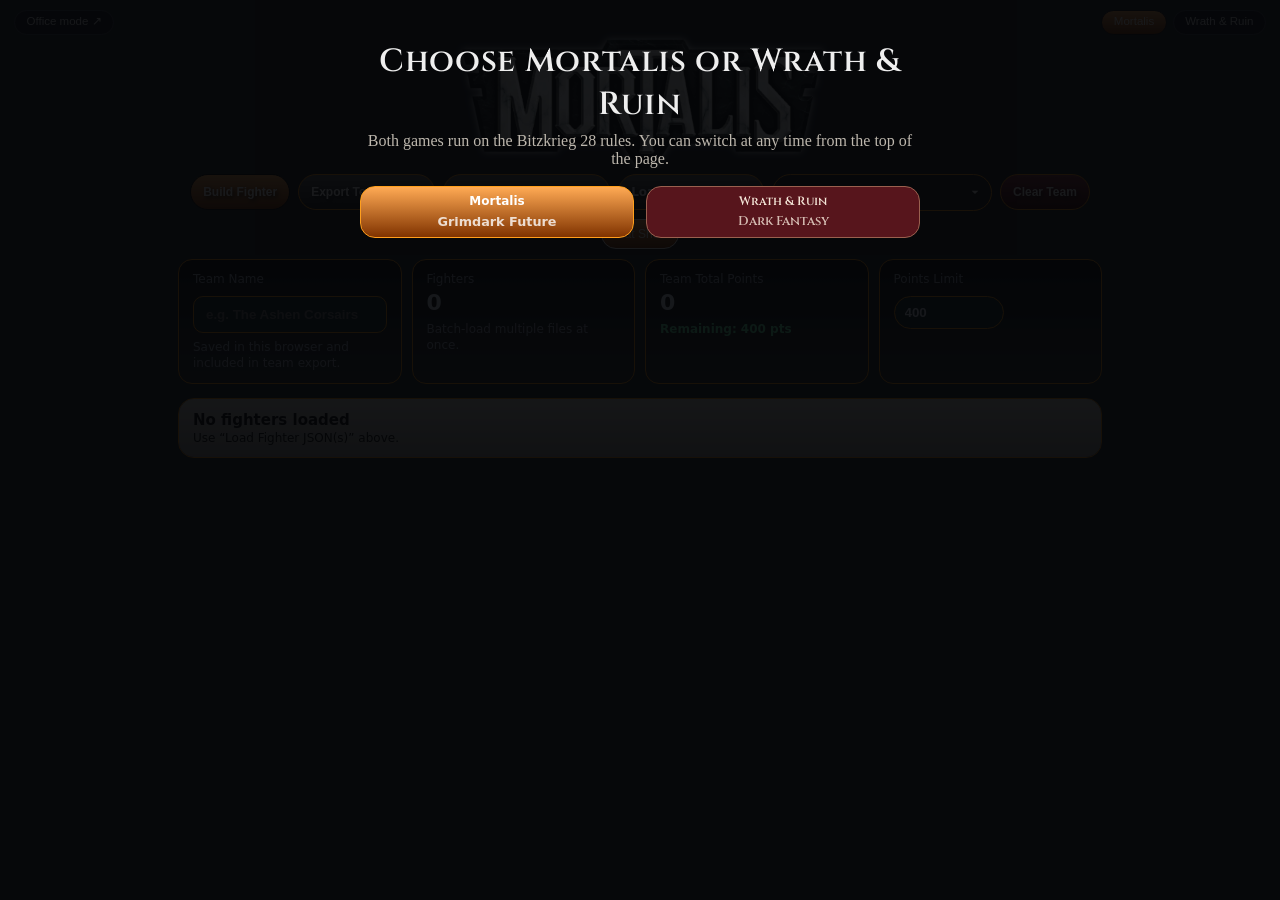
<file: index.html>
<!DOCTYPE html>
<html lang="en">
<head>
  <meta charset="UTF-8" />
  <meta name="viewport" content="width=device-width, initial-scale=1, viewport-fit=cover" />
  <title>Bitzkrieg 28 Builder</title>
  <!-- The start page goes straight to the Team / Warband Builder, keeping ?game=mortalis / ?game=wr -->
  <script>location.replace("roster.html" + location.search + location.hash);</script>
  <meta http-equiv="refresh" content="0; url=roster.html" />
  <style>body{background:#111;color:#ddd;font-family:system-ui,sans-serif;text-align:center;padding:40px 16px}a{color:#ff9f1c}</style>
  <!-- Home-screen app (icon, full screen, offline) -->
  <link rel="manifest" href="manifest.webmanifest" />
  <link rel="icon" type="image/png" sizes="32x32" href="icons/icon-32.png" />
  <link rel="apple-touch-icon" href="icons/apple-touch-icon.png" />
  <meta name="theme-color" content="#0f1216" />
  <meta name="mobile-web-app-capable" content="yes" />
  <meta name="apple-mobile-web-app-capable" content="yes" />
  <meta name="apple-mobile-web-app-title" content="Fighter Forge" />
  <meta name="apple-mobile-web-app-status-bar-style" content="black-translucent" />
  <link rel="stylesheet" href="data/b28_phone.css" />
  <script src="data/b28_app.js" defer></script>
</head>
<body>
  <p>Opening the <a href="roster.html">Team / Warband Builder</a>…</p>
</body>
</html>
</file>
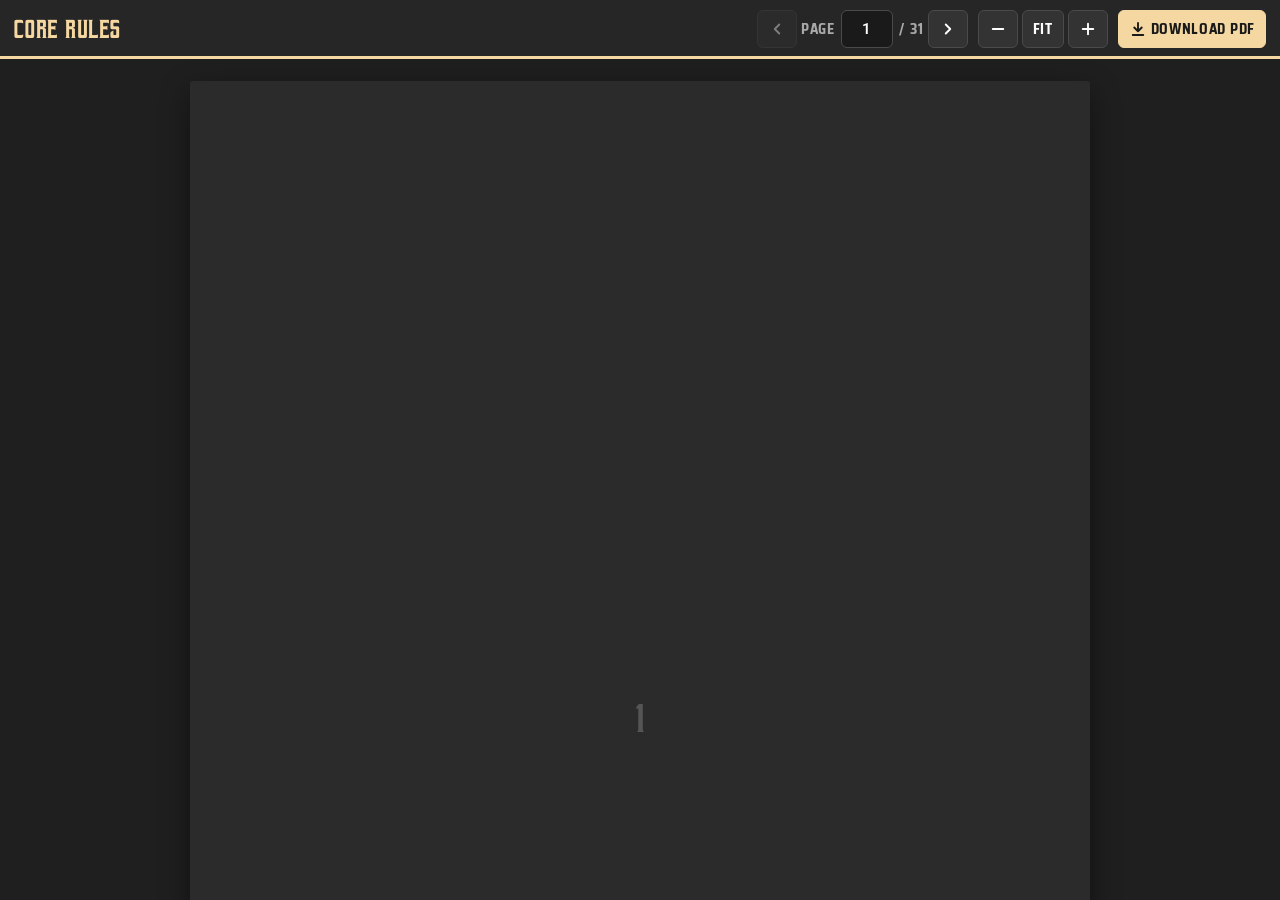
<file: rules/index.html>
<!doctype html>
<html lang="en">
<head>
<meta charset="utf-8">
<meta name="viewport" content="width=device-width, initial-scale=1">
<title>Bitzkrieg 28 Core Rules</title>
<link href="https://fonts.googleapis.com/css2?family=Saira+Semi+Condensed:wght@700;800&family=Roboto:wght@400;500;700&display=swap" rel="stylesheet">
<style>
/* =====================================================================
   Bitzkrieg 28 rulebook viewer.
   To publish a new rules version: replace Bitzkrieg28_Core_Rules.pdf in this
   folder (same file name). Visitors may need a refresh to see the new one.
   ===================================================================== */
@font-face{font-family:"Geizer";src:url("../home/fonts/geizer.woff?v=2") format("woff");font-display:swap}
:root{--bg:#1f1f1f;--bar:#262626;--line:#3c3c3c;--btn:#333;--text:#e6e6e6;--muted:#a8a8a8;--gold:#f5d7a1}
*{box-sizing:border-box}
html,body{margin:0;height:100%}
body{background:var(--bg);color:var(--text);font:15px/1.4 Roboto,system-ui,-apple-system,"Segoe UI",sans-serif;display:flex;flex-direction:column}

.bar{flex:none;display:flex;align-items:center;gap:10px;flex-wrap:wrap;padding:10px 14px;background:var(--bar);border-bottom:1px solid var(--line);position:relative;z-index:2}
.bar h1{margin:0 auto 0 0;font:400 26px/1 Geizer,"Saira Semi Condensed",sans-serif;letter-spacing:.03em;text-transform:uppercase;color:var(--gold);white-space:nowrap}
.grp{display:flex;align-items:center;gap:4px}
button,.dl{display:inline-flex;align-items:center;justify-content:center;min-width:38px;height:38px;padding:0 10px;border:1px solid #4a4a4a;border-radius:6px;background:var(--btn);color:#fff;font:700 14px "Saira Semi Condensed",sans-serif;letter-spacing:.05em;text-transform:uppercase;cursor:pointer;text-decoration:none}
button:hover,.dl:hover{border-color:var(--gold);color:var(--gold)}
button:disabled{opacity:.4;cursor:default;border-color:#4a4a4a;color:#fff}
button svg{width:18px;height:18px}
.dl svg{width:18px;height:18px}
.dl{background:var(--gold);border-color:var(--gold);color:#1a1a1a}
.dl:hover{background:#fff;border-color:#fff;color:#1a1a1a}
.pageno{display:flex;align-items:center;gap:6px;color:var(--muted);font:700 14px "Saira Semi Condensed",sans-serif;letter-spacing:.05em;text-transform:uppercase}
.pageno input{width:52px;height:38px;border:1px solid #4a4a4a;border-radius:6px;background:#1a1a1a;color:#fff;font:600 15px Roboto,sans-serif;text-align:center}
.pageno input:focus{outline:none;border-color:var(--gold)}

.progress{position:absolute;left:0;bottom:-1px;height:3px;width:0;background:var(--gold);transition:width .2s}

#scroller{flex:1;overflow:auto;-webkit-overflow-scrolling:touch;touch-action:pan-x pan-y}
#pages{display:flex;flex-direction:column;align-items:center;gap:18px;padding:22px 14px 40px;min-width:min-content}
.page{position:relative;background:#2b2b2b;box-shadow:0 10px 30px rgba(0,0,0,.45);border-radius:3px;overflow:hidden}
.page canvas{display:block;width:100%;height:100%}
.page .num{position:absolute;inset:0;display:flex;align-items:center;justify-content:center;color:#555;font:400 40px Geizer,sans-serif}
.page canvas+.num{display:none}
.page a.lnk{position:absolute;display:block}
.page a.lnk:hover{background:rgba(245,215,161,.18);outline:1px solid rgba(245,215,161,.5)}
.msg{padding:60px 20px;text-align:center;color:var(--muted)}
.msg a{color:var(--gold)}

@media (max-width:620px){
  .bar{gap:6px;padding:8px 10px;flex-wrap:nowrap;justify-content:space-between}
  .bar h1,.pageno .word,#zoomIn,#zoomOut{display:none}
  .dl .long{display:none}
  #pages{gap:12px;padding:14px 8px 30px}
}
</style>
</head>
<body>

<div class="bar">
  <h1>Core Rules</h1>
  <div class="grp">
    <button type="button" id="prev" aria-label="Previous page"><svg viewBox="0 0 24 24" fill="none" stroke="currentColor" stroke-width="2.5" stroke-linecap="round" stroke-linejoin="round" aria-hidden="true"><path d="M15 18l-6-6 6-6"/></svg></button>
    <label class="pageno"><span class="word">Page</span> <input id="pageInput" type="text" inputmode="numeric" value="1" aria-label="Page number"> / <span id="pageCount">&ndash;</span></label>
    <button type="button" id="next" aria-label="Next page"><svg viewBox="0 0 24 24" fill="none" stroke="currentColor" stroke-width="2.5" stroke-linecap="round" stroke-linejoin="round" aria-hidden="true"><path d="M9 18l6-6-6-6"/></svg></button>
  </div>
  <div class="grp zoom">
    <button type="button" id="zoomOut" aria-label="Zoom out"><svg viewBox="0 0 24 24" fill="none" stroke="currentColor" stroke-width="2.5" stroke-linecap="round" aria-hidden="true"><path d="M5 12h14"/></svg></button>
    <button type="button" id="zoomFit">Fit</button>
    <button type="button" id="zoomIn" aria-label="Zoom in"><svg viewBox="0 0 24 24" fill="none" stroke="currentColor" stroke-width="2.5" stroke-linecap="round" aria-hidden="true"><path d="M12 5v14M5 12h14"/></svg></button>
  </div>
  <a class="dl" id="download" href="Bitzkrieg28_Core_Rules.pdf" download aria-label="Download the PDF"><svg viewBox="0 0 24 24" fill="none" stroke="currentColor" stroke-width="2.5" stroke-linecap="round" stroke-linejoin="round" aria-hidden="true"><path d="M12 4v11M7 10l5 5 5-5M5 20h14"/></svg><span class="long">&nbsp;Download PDF</span></a>
  <div class="progress" id="progress"></div>
</div>

<div id="scroller"><div id="pages"></div></div>

<script src="pdfjs/pdf.js"></script>
<script>
(function () {
  var PDF_URL = "Bitzkrieg28_Core_Rules.pdf";
  var MAX_WIDTH = 900;          // page width at "Fit" on big screens (CSS px)
  var ZMIN = 0.5, ZMAX = 4, ZSTEP = 1.25;   // zoom range (1 = page fits the width)
  var MAX_PIXELS = 16000000;                // browsers (esp. iPhone) refuse bigger canvases

  var lib = window.pdfjsLib;
  var scroller = document.getElementById("scroller");
  var pagesEl = document.getElementById("pages");
  var pageInput = document.getElementById("pageInput");
  var progress = document.getElementById("progress");
  var doc = null, pages = [], zoom = 1, current = 1;

  function fail(e) {
    progress.style.width = "0";
    pagesEl.innerHTML = '<div class="msg">The rulebook could not be shown here. <a href="' + PDF_URL + '">Open the PDF instead</a>.</div>';
    if (window.console) console.error(e);
  }
  if (!lib) { fail("pdf.js missing"); return; }
  lib.GlobalWorkerOptions.workerSrc = "pdfjs/pdf.worker.js";

  function fitWidth() { return Math.min(MAX_WIDTH, scroller.clientWidth - (window.innerWidth <= 620 ? 16 : 28)); }
  function cssWidth() { return Math.round(fitWidth() * zoom); }

  // ---------- layout ----------
  function layout() {
    var w = cssWidth();
    pages.forEach(function (p) {
      p.el.style.width = w + "px";
      p.el.style.height = Math.round(w * p.ratio) + "px";
    });
    document.getElementById("zoomOut").disabled = zoom <= ZMIN + 1e-6;
    document.getElementById("zoomIn").disabled = zoom >= ZMAX - 1e-6;
    queueVisible();
  }

  // ---------- rendering (only pages near the screen, to save memory on phones) ----------
  function render(p) {
    var w = cssWidth();
    if (p.busy || (p.canvas && p.renderedWidth === w)) return;
    p.busy = true;
    doc.getPage(p.n).then(function (page) {
      var base = page.getViewport({ scale: 1 });
      var cssH = w * base.height / base.width;
      var dpr = Math.min(window.devicePixelRatio || 1, 3, Math.sqrt(MAX_PIXELS / (w * cssH)));
      var vp = page.getViewport({ scale: (w / base.width) * dpr });
      var c = document.createElement("canvas");
      c.width = Math.floor(vp.width); c.height = Math.floor(vp.height);
      return page.render({ canvasContext: c.getContext("2d"), viewport: vp }).promise.then(function () {
        p.busy = false;
        if (cssWidth() !== w || !p.near) { c.width = c.height = 0; queueVisible(); return; }  // zoom changed or scrolled away meanwhile
        unrender(p);
        p.el.insertBefore(c, p.el.firstChild);
        p.canvas = c; p.renderedWidth = w;
        addLinks(p, page, page.getViewport({ scale: w / base.width }));
      });
    }).catch(function (e) { p.busy = false; if (window.console) console.error(e); });
  }
  function unrender(p) {
    if (p.canvas) { p.canvas.width = 0; p.canvas.height = 0; p.canvas.remove(); p.canvas = null; }
    Array.prototype.slice.call(p.el.querySelectorAll("a.lnk")).forEach(function (a) { a.remove(); });
  }

  // clickable links inside the PDF (contents page, web links)
  function addLinks(p, page, vp) {
    page.getAnnotations().then(function (anns) {
      anns.forEach(function (a) {
        if (a.subtype !== "Link" || (!a.url && !a.dest)) return;
        var r = vp.convertToViewportRectangle(a.rect);
        var x = Math.min(r[0], r[2]), y = Math.min(r[1], r[3]);
        var link = document.createElement("a");
        link.className = "lnk";
        link.style.left = x + "px"; link.style.top = y + "px";
        link.style.width = Math.abs(r[2] - r[0]) + "px"; link.style.height = Math.abs(r[3] - r[1]) + "px";
        if (a.url) {
          link.href = a.url; link.target = "_blank"; link.rel = "noopener";
        } else {
          link.href = "#";
          link.addEventListener("click", function (ev) { ev.preventDefault(); goToDest(a.dest); });
        }
        p.el.appendChild(link);
      });
    });
  }
  function goToDest(dest) {
    var d = typeof dest === "string" ? doc.getDestination(dest) : Promise.resolve(dest);
    d.then(function (arr) {
      if (!arr) return;
      return typeof arr[0] === "number" ? arr[0] : doc.getPageIndex(arr[0]);
    }).then(function (i) { if (i != null) goTo(i + 1); });
  }

  var queued = false;
  function queueVisible() {
    if (queued) return; queued = true;
    requestAnimationFrame(function () {
      queued = false;
      var top = scroller.scrollTop, h = scroller.clientHeight;
      var bestN = current, bestVis = -1;
      pages.forEach(function (p) {
        var y = p.el.offsetTop, ph = p.el.offsetHeight;
        p.near = y + ph > top - h * 1.5 && y < top + h * 2.5;
        if (p.near) render(p); else unrender(p);
        var vis = Math.min(y + ph, top + h) - Math.max(y, top);
        if (vis > bestVis) { bestVis = vis; bestN = p.n; }
      });
      setCurrent(bestN);
    });
  }
  function setCurrent(n) {
    current = n;
    if (document.activeElement !== pageInput) pageInput.value = n;
    document.getElementById("prev").disabled = n <= 1;
    document.getElementById("next").disabled = n >= pages.length;
  }
  function goTo(n) {
    n = Math.max(1, Math.min(pages.length, n | 0));
    var p = pages[n - 1]; if (!p) return;
    scroller.scrollTop = p.el.offsetTop - 14;
    setCurrent(n); queueVisible();
  }
  // zoom to z, keeping the point under (ax, ay) - default: middle of the viewer - in place
  function setZoom(z, ax, ay) {
    if (ax == null) { ax = scroller.clientWidth / 2; ay = scroller.clientHeight / 2; }
    var fx = (scroller.scrollLeft + ax) / Math.max(1, pagesEl.offsetWidth);
    var fy = (scroller.scrollTop + ay) / Math.max(1, pagesEl.offsetHeight);
    zoom = Math.max(ZMIN, Math.min(ZMAX, z));
    layout();
    scroller.scrollLeft = fx * pagesEl.offsetWidth - ax;
    scroller.scrollTop = fy * pagesEl.offsetHeight - ay;
  }

  // ---------- pinch to zoom (phones/tablets): redraws the pages sharp at the new size ----------
  var pinch = null;
  function tdist(t) { return Math.hypot(t[0].clientX - t[1].clientX, t[0].clientY - t[1].clientY); }
  scroller.addEventListener("touchstart", function (e) {
    if (e.touches.length !== 2) return;
    var r = scroller.getBoundingClientRect();
    pinch = { d0: tdist(e.touches), s: 1,
      mx: (e.touches[0].clientX + e.touches[1].clientX) / 2 - r.left,
      my: (e.touches[0].clientY + e.touches[1].clientY) / 2 - r.top };
    pagesEl.style.transformOrigin = (scroller.scrollLeft + pinch.mx) + "px " + (scroller.scrollTop + pinch.my) + "px";
    e.preventDefault();
  }, { passive: false });
  scroller.addEventListener("touchmove", function (e) {
    if (!pinch || e.touches.length !== 2) return;
    e.preventDefault();
    var z = Math.max(ZMIN, Math.min(ZMAX, zoom * tdist(e.touches) / pinch.d0));
    pinch.s = z / zoom;
    pagesEl.style.transform = "scale(" + pinch.s + ")";
  }, { passive: false });
  function endPinch(e) {
    if (!pinch || (e.touches && e.touches.length >= 2)) return;
    var p = pinch; pinch = null;
    pagesEl.style.transform = "";
    if (Math.abs(p.s - 1) > 0.01) setZoom(zoom * p.s, p.mx, p.my);
  }
  scroller.addEventListener("touchend", endPinch);
  scroller.addEventListener("touchcancel", endPinch);
  // stop Safari zooming the whole page instead
  ["gesturestart", "gesturechange", "gestureend"].forEach(function (t) {
    document.addEventListener(t, function (e) { e.preventDefault(); }, { passive: false });
  });

  // ---------- controls ----------
  document.getElementById("prev").onclick = function () { goTo(current - 1); };
  document.getElementById("next").onclick = function () { goTo(current + 1); };
  document.getElementById("zoomIn").onclick = function () { setZoom(zoom * ZSTEP); };
  document.getElementById("zoomOut").onclick = function () { setZoom(zoom / ZSTEP); };
  document.getElementById("zoomFit").onclick = function () { setZoom(1); };
  pageInput.addEventListener("keydown", function (e) { if (e.key === "Enter") { goTo(parseInt(pageInput.value, 10) || 1); pageInput.blur(); } });
  pageInput.addEventListener("blur", function () { pageInput.value = current; });
  scroller.addEventListener("scroll", queueVisible, { passive: true });
  var lastW = 0, rT;
  window.addEventListener("resize", function () {
    clearTimeout(rT);
    rT = setTimeout(function () { if (scroller.clientWidth !== lastW) { lastW = scroller.clientWidth; setZoom(zoom); } }, 150);
  });
  document.addEventListener("keydown", function (e) {
    if (e.target.tagName === "INPUT") return;
    if (e.key === "ArrowRight" || e.key === "PageDown") { goTo(current + 1); e.preventDefault(); }
    if (e.key === "ArrowLeft" || e.key === "PageUp") { goTo(current - 1); e.preventDefault(); }
  });

  // ---------- load ----------
  var task = lib.getDocument({ url: PDF_URL });
  task.onProgress = function (d) { if (d.total) progress.style.width = Math.min(100, d.loaded / d.total * 100) + "%"; };
  task.promise.then(function (pdf) {
    doc = pdf;
    document.getElementById("pageCount").textContent = pdf.numPages;
    // all pages share one size in this rulebook; use page 1 for the shape, fix up others when rendered
    return pdf.getPage(1).then(function (first) {
      var v = first.getViewport({ scale: 1 }), ratio = v.height / v.width;
      for (var n = 1; n <= pdf.numPages; n++) {
        var el = document.createElement("div");
        el.className = "page";
        el.innerHTML = '<div class="num">' + n + '</div>';
        el.setAttribute("aria-label", "Page " + n);
        pagesEl.appendChild(el);
        pages.push({ n: n, el: el, ratio: ratio, canvas: null, busy: false, near: false });
      }
      lastW = scroller.clientWidth;
      layout();
      progress.style.width = "100%";
      setTimeout(function () { progress.style.opacity = "0"; }, 400);
      var m = /page=(\d+)/.exec(location.hash);
      if (m) goTo(parseInt(m[1], 10));
    });
  }).catch(fail);
})();
</script>
</body>
</html>
</file>
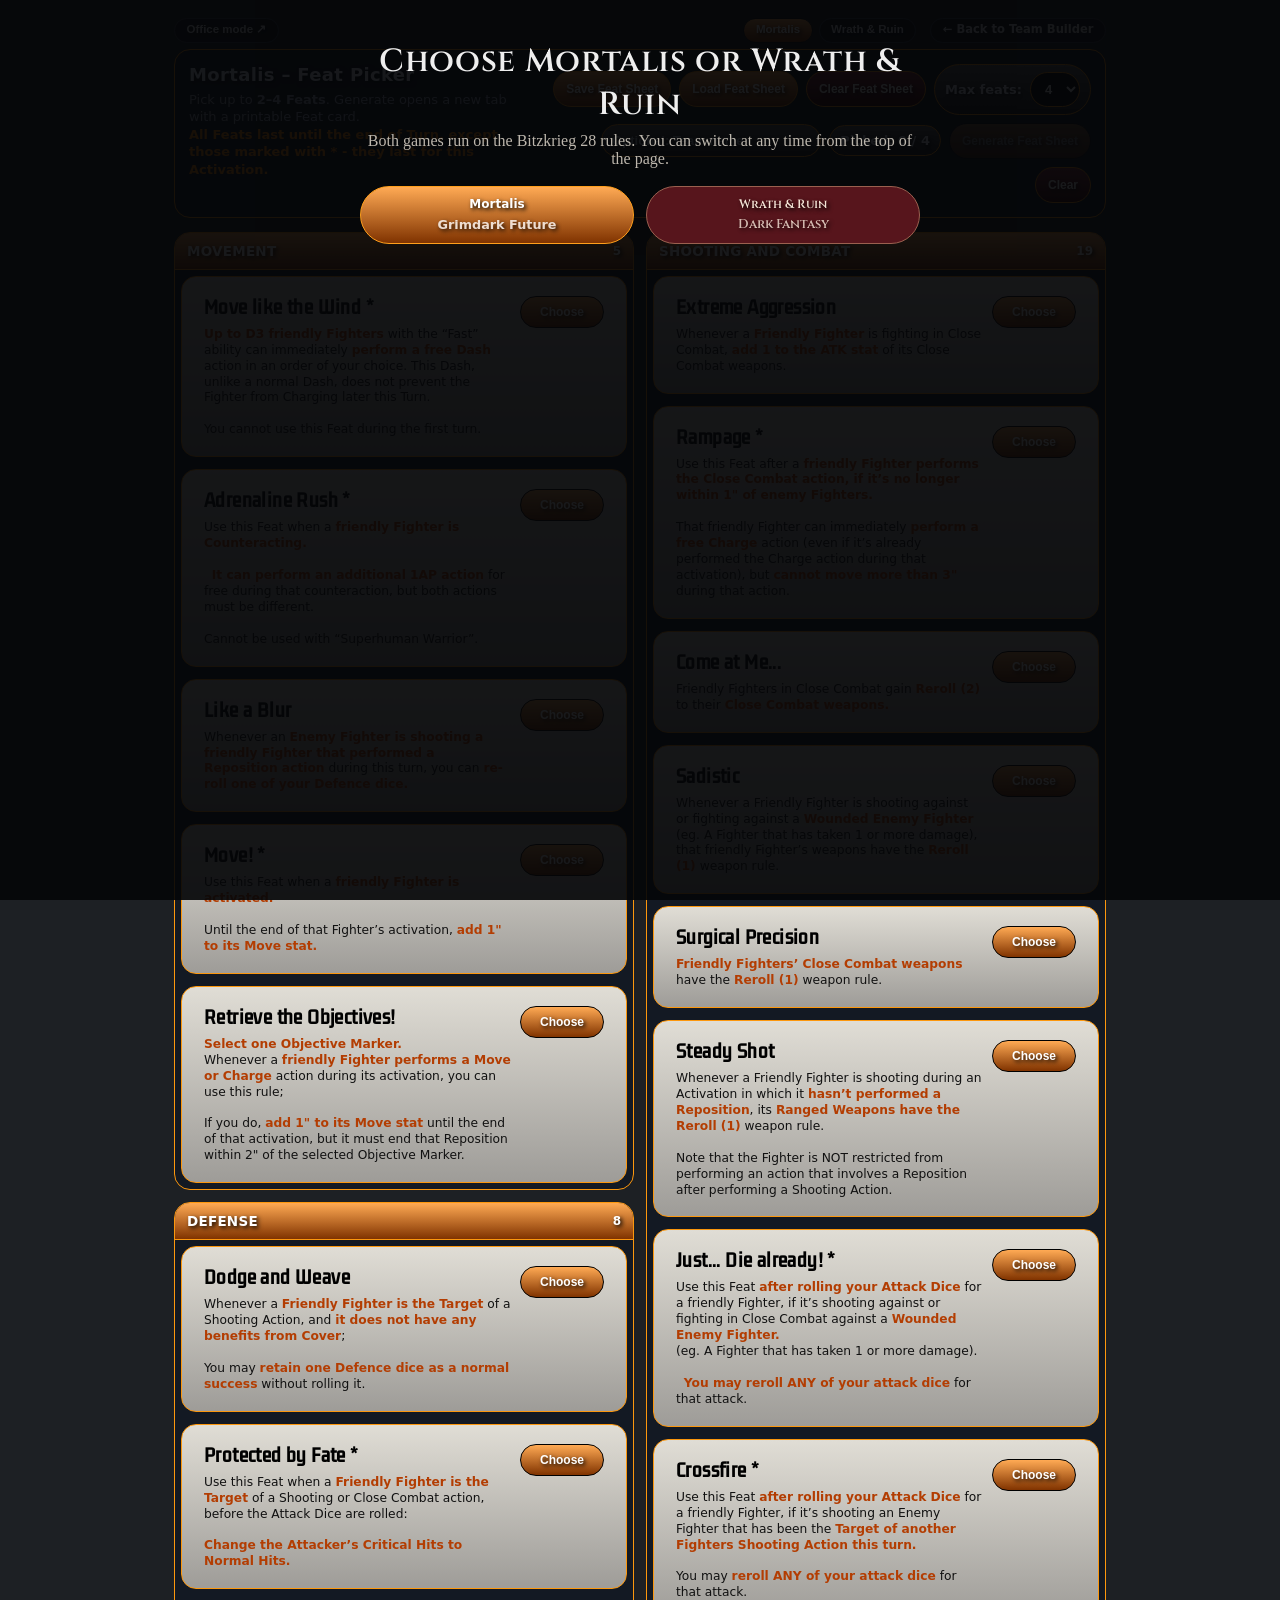
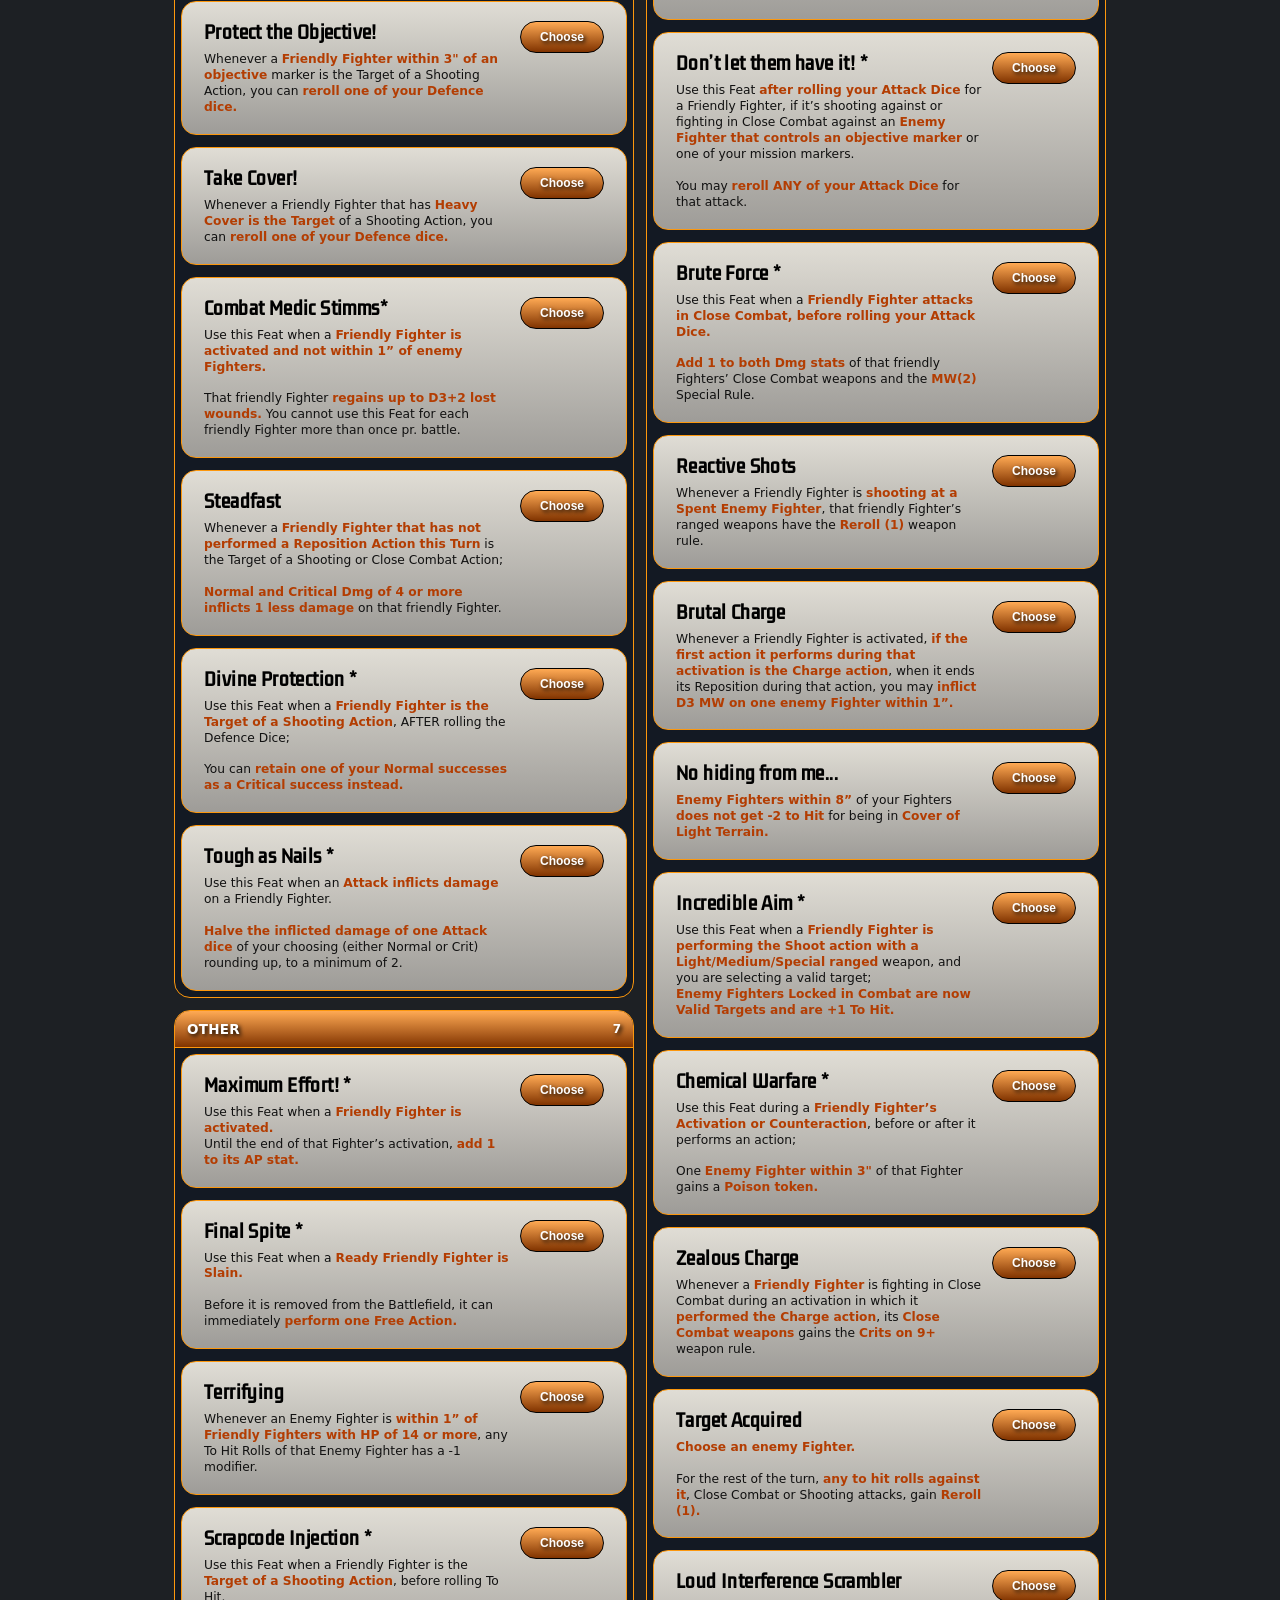
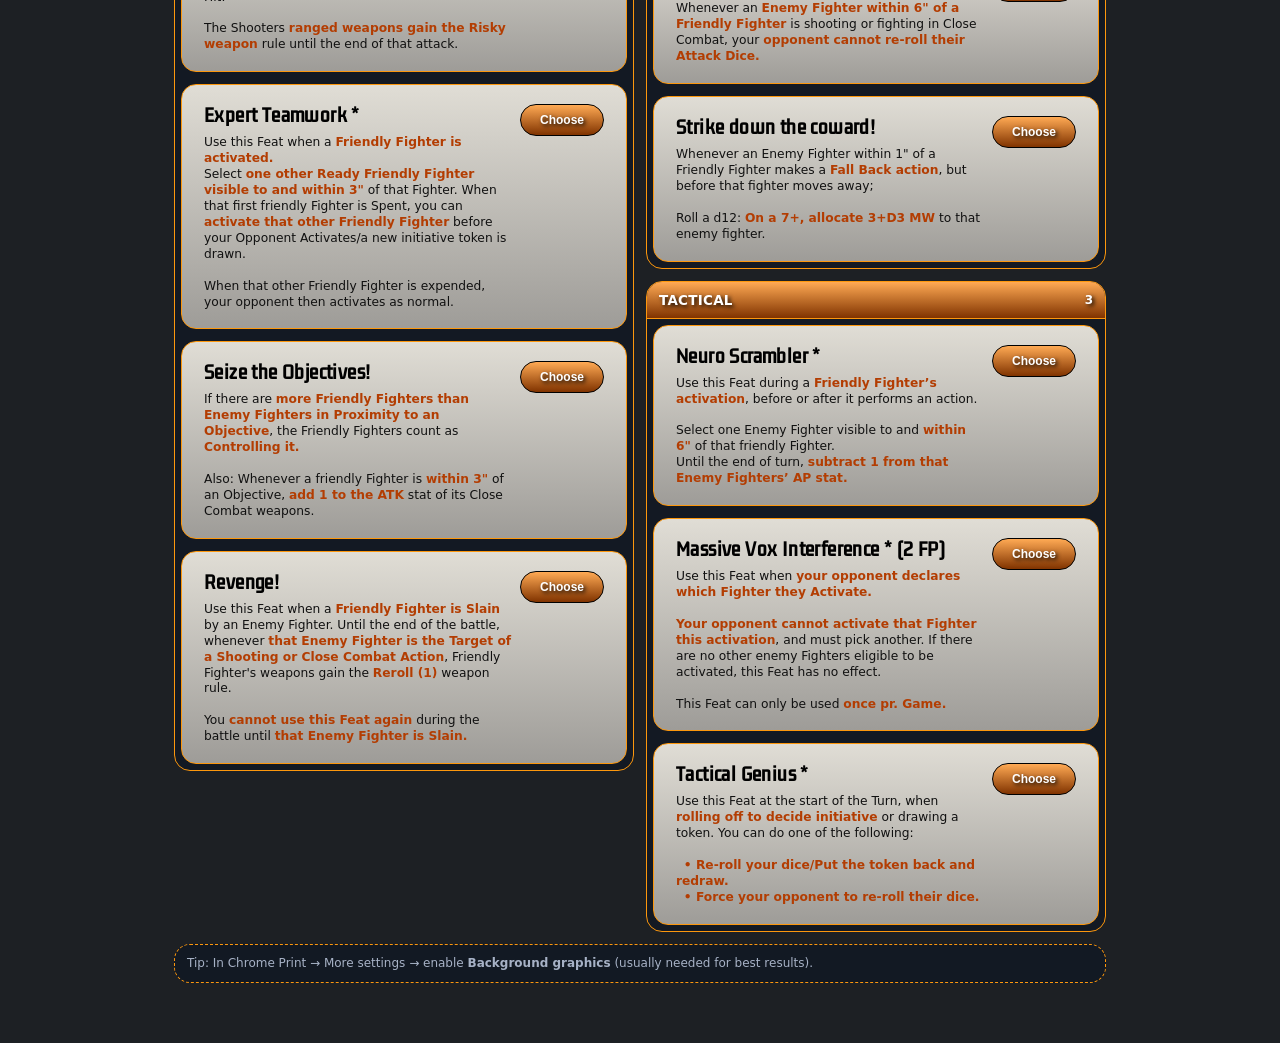
<file: feat_sheet.html>
<!doctype html>
<html lang="en">
<head>
  <meta charset="utf-8" />
  <meta name="viewport" content="width=device-width, initial-scale=1, viewport-fit=cover" />
  <title>Feat Sheet Builder</title>
  <script src="data/bitzkrieg_data.js"></script>
  <script src="data/b28_ui.js"></script>
  <script>document.title = B28.T.featTitle;</script>
  <link rel="stylesheet" href="https://fonts.googleapis.com/css2?family=Cinzel:wght@400;500;600;700;800&display=swap">

<link rel="preconnect" href="https://fonts.googleapis.com">
<link rel="preconnect" href="https://fonts.gstatic.com" crossorigin>
<link href="https://fonts.googleapis.com/css2?family=Kdam+Thmor+Pro&display=swap" rel="stylesheet">

  <style>/* ===== MORTALIS skin ===== */
html.game-mortalis{
  --bg:#1D2024;
  --panel:#111823cc;
  --panel-dark:#1E2024;
  --text:#e9f0ff;
  --muted:#a7b2c6;
  --line:#FC970D;
  --orange:#FC970D;
  --orange-bright:#FF8800;
  --danger:#ff5c6a;
  --cardFeatTitleSize:13px;
  --cardFeatDescSize:12.5px;
  --font-main:system-ui,-apple-system,BlinkMacSystemFont,"Segoe UI",Roboto,Arial,sans-serif;
  --font-title:"Kdam Thmor Pro",sans-serif;
}
html.game-mortalis *{
  box-sizing:border-box;
}
html.game-mortalis body{
  margin:0;
  font-family:var(--font-main);
  background:var(--bg);
  color:var(--text);
}
html.game-mortalis .wrap{
  max-width:960px;
  margin:18px auto 60px;
  padding:0 14px;
}
html.game-mortalis header{
  display:flex;
  align-items:flex-start;
  justify-content:space-between;
  gap:12px;
  padding:14px;
  border:1px solid var(--line);
  border-radius:16px;
  background:var(--panel);
  position:static;
  top:auto;
}
html.game-mortalis header h1{
  margin:0;
  font-size:18px;
  letter-spacing:.35px;
  color:var(--text);
  text-shadow:#000 2px 2px 4px;
}
html.game-mortalis header .sub{
  margin-top:6px;
  color:var(--muted);
  font-size:13px;
  line-height:1.35;
}
html.game-mortalis .featReminder{
  color:var(--orange-bright);
}
html.game-mortalis .controls{
  display:flex;
  gap:8px;
  align-items:center;
  flex-wrap:wrap;
  justify-content:flex-end;
  min-width:340px;
}
html.game-mortalis .pill, html.game-mortalis button, html.game-mortalis select, html.game-mortalis input[type="text"]{
  border:1px solid var(--line);
  border-radius:999px;
  color:var(--text);
  font-weight:700;
  text-shadow:#000 2px 2px 4px;
}
html.game-mortalis .pill, html.game-mortalis select, html.game-mortalis input[type="text"]{
  background:linear-gradient(180deg, rgb(98,98,98), rgb(24,24,24));
}
html.game-mortalis .pill{
  display:flex;
  align-items:center;
  gap:8px;
  padding:7px 10px;
  font-size:13px;
  white-space:nowrap;
}
html.game-mortalis select, html.game-mortalis input[type="text"]{
  padding:8px 10px;
  outline:none;
  font-size:13px;
}
html.game-mortalis input[type="text"]{
  width:220px;
}
html.game-mortalis input[type="text"]::placeholder{
  color:#c3cad6;
}
html.game-mortalis #maxFeats, html.game-mortalis #maxFeats option{
  background:#000;
  color:#fff;
  text-shadow:none;
}
html.game-mortalis button{
  cursor:pointer;
  background:linear-gradient(180deg, rgba(255,170,84,1), rgba(128,51,0,1));
  color:#fff;
  padding:10px 12px;
  font-size:12px;
  transition:transform .04s ease, border-color .15s ease, background .15s ease;
  user-select:none;
}
html.game-mortalis button:hover, html.game-mortalis .pill:hover{
  background:#ffa200;
  color:#fff;
}
html.game-mortalis button:active{
  transform:translateY(1px);
}
html.game-mortalis .btn-accent{
  background:linear-gradient(180deg, rgba(255,170,84,1), rgba(128,51,0,1));
  border-color:#000;
  color:#fff;
}
html.game-mortalis .btn-danger, html.game-mortalis button.btn-danger{
  background:linear-gradient(180deg, rgba(140,48,62,1), rgb(56,0,0));
  color:#fff;
  border-color:var(--line);
}
html.game-mortalis .btn-danger:hover, html.game-mortalis button.btn-danger:hover{
  background:#d30000;
  color:#fff;
}
html.game-mortalis .btn-disabled{
  opacity:.45;
  cursor:not-allowed;
}
html.game-mortalis .cats{
  margin-top:14px;
  display:flex;
  gap:12px;
  align-items:flex-start;
}
html.game-mortalis .col{
  flex:1;
  display:flex;
  flex-direction:column;
  gap:12px;
}
html.game-mortalis .cat{
  border:1px solid var(--line);
  border-radius:16px;
  overflow:hidden;
  background:var(--panel);
}
html.game-mortalis .catHead{
  padding:10px 12px;
  border-bottom:1px solid var(--line);
  background:linear-gradient(180deg, rgba(255,170,84,1), rgba(128,51,0,1));
  display:flex;
  align-items:center;
  justify-content:space-between;
  gap:10px;
  color:#fff;
}
html.game-mortalis .catHead h2{
  margin:0;
  font-size:13.5px;
  letter-spacing:.25px;
  text-transform:uppercase;
  color:#fff;
  font-weight:900;
  text-shadow:#000 2px 2px 4px;
}
html.game-mortalis .catHead .count{
  color:#fff;
  font-size:12px;
  font-weight:900;
  text-shadow:#000 2px 2px 4px;
}
html.game-mortalis .featList{
  padding:6px;
  display:grid;
  gap:12px;
}
html.game-mortalis .feat{
  border:1px solid var(--line);
  border-radius:15px;
  padding:18px 22px;
  background:linear-gradient(180deg, rgba(224,221,213,1), rgba(158,156,152,1));
  display:grid;
  grid-template-columns:1fr auto;
  gap:8px;
  align-items:start;
}
html.game-mortalis .feat .nameRow{
  display:flex;
  gap:6px;
  align-items:center;
  flex-wrap:wrap;
  margin-bottom:4px;
}
html.game-mortalis .feat .name{
  font-family:var(--font-title);
  font-size:17px;
  font-weight:900;
  letter-spacing:.4px;
  color:#000;
  text-shadow:none;
}
html.game-mortalis .desc{
  margin-top:6px;
  color:#111;
  font-size:12.25px;
  font-weight:500;
  line-height:1.3;
  white-space:pre-wrap;
  text-shadow:none;
}
html.game-mortalis .orange{
  color:#B33D02 !important;
  font-weight:700;
}
html.game-mortalis .chooseBtn{
  min-width:84px;
  padding:8px 10px;
  border-radius:999px;
  justify-self:end;
  margin-top:1px;
}
html.game-mortalis .selectedGlow{
  border-color:var(--line);
  box-shadow:0 0 0 2px rgba(252,151,13,.25), 0 0 14px rgba(0,0,0,.20);
}
html.game-mortalis .note{
  margin-top:12px;
  color:var(--muted);
  font-size:12px;
  line-height:1.4;
  padding:10px 12px;
  border:1px dashed var(--line);
  border-radius:16px;
  background:var(--panel);
}
html.game-mortalis .toast{
  margin-top:12px;
  display:none;
  padding:10px 12px;
  border-radius:12px;
  border:1px solid rgba(255,92,106,.45);
  background:rgba(255,92,106,.10);
  color:var(--text);
  font-size:13px;
  white-space:pre-wrap;
}
html.game-mortalis .cardPage{
  display:none;
  max-width:1000px;
  margin:18px auto 60px;
  padding:0 14px;
}
html.game-mortalis .cardTopbar{
  display:flex;
  justify-content:space-between;
  align-items:center;
  gap:10px;
  padding:12px 14px;
  border:1px solid var(--line);
  border-radius:14px;
  background:var(--panel);
  margin-bottom:12px;
}
html.game-mortalis .cardTopbar .hint{
  color:var(--muted);
  font-size:13px;
  line-height:1.35;
}
html.game-mortalis .cardWrap{
  width:820px;
  height:660px;
  margin:0 auto;
  position:relative;
  overflow:hidden;
  border-radius:0;
  background:#fff;
  -webkit-print-color-adjust:exact;
  print-color-adjust:exact;
}
html.game-mortalis .cardBgImg{
  position:absolute;
  inset:0;
  width:100%;
  height:100%;
  object-fit:cover;
  z-index:0;
  border-radius:0;
}
html.game-mortalis .cardContent{
  position:relative;
  z-index:2;
  height:100%;
  padding:70px;
  color:#000;
  display:flex;
  flex-direction:column;
}
html.game-mortalis .cardTitleSpacer{
  height:110px;
  flex:0 0 auto;
}
html.game-mortalis .cardWarbandTitle{
  text-align:center;
  font-size:17px;
  font-weight:900;
  color:#000;
  margin:0 0 20px 0;
}
html.game-mortalis .cardBody{
  display:flex;
  flex-direction:column;
  gap:26px;
  margin-top:0;
  overflow:hidden;
}
html.game-mortalis .cardFeatBlock{
  background:transparent;
  border:none;
  padding:0;
}
html.game-mortalis .cardFeatTitle{
  font-family:var(--font-title);
  font-weight:900;
  font-size:var(--cardFeatTitleSize);
  letter-spacing:.4px;
  margin:0 0 6px 0;
  color:#000;
}
html.game-mortalis .cardFeatDesc{
  font-size:var(--cardFeatDescSize);
  font-weight:500;
  line-height:1.15;
  white-space:pre-wrap;
  color:#000;
}
html.game-mortalis .cardFeatDesc br{
  display:block;
  margin-top:.5em;
}
html.game-mortalis .cardWrap, html.game-mortalis .cardWrap *{
  text-shadow:none;
}
html.game-mortalis .cardWrap .orange{
  color:#B33D02 !important;
  font-weight:900;
}
@media (max-width:980px){
html.game-mortalis header{
    position:static;
    flex-direction:column;
  }
html.game-mortalis .controls{
    min-width:0;
    justify-content:flex-start;
  }
html.game-mortalis input[type="text"]{
    width:100%;
  }
html.game-mortalis .cats{
    flex-direction:column;
  }
}
@media print{
html.game-mortalis body{
    background:#fff;
  }
html.game-mortalis .wrap, html.game-mortalis header, html.game-mortalis .cats, html.game-mortalis .note, html.game-mortalis #toast{
    display:none !important;
  }
html.game-mortalis .cardPage{
    display:block !important;
  }
html.game-mortalis .cardTopbar{
    display:none !important;
  }
html.game-mortalis .cardWrap{
    border:0 !important;
  }
}
html.game-mortalis .cardBody{
  gap:var(--cardBodyGap, 26px);
}
html.game-mortalis .cardFeatTitle{
  font-size:var(--cardFitTitleSize, var(--cardFeatTitleSize));
}
html.game-mortalis .cardFeatDesc{
  font-size:var(--cardFitDescSize, var(--cardFeatDescSize));
  line-height:var(--cardFitLineHeight, 1.15);
}
</style>
  <style>/* ===== WRATH & RUIN skin ===== */
html.game-wr{
  --bg:#1D2024;
  --panel:#1E2024;
  --panel-soft:rgba(17,24,35,.72);
  --panel-teal:linear-gradient(180deg, rgba(50,105,122,1), rgba(28,63,74,.5));
  --teal-grad:linear-gradient(180deg, rgba(94,204,196,1), rgba(0,179,166,.50));
  --teal-grad-dark:linear-gradient(0deg, rgba(0,179,166,.5), rgba(0,0,0,.12));
  --danger-grad:linear-gradient(180deg, rgba(140,48,62,1), rgba(0,0,0,1));
  --text:#e9f0ff;
  --text2:#fff;
  --muted:#D3D7DE;
  --line:#59A199;
  --line-soft:rgba(0,179,166,.45);
  --accent:#5ECCC4;
  --accent-dark:#00796f;
  --danger:#ff5c73;
  --cardFeatTitleSize:13px;
  --cardFeatDescSize:12.5px;
  --font-main:system-ui,-apple-system,BlinkMacSystemFont,"Segoe UI",Roboto,Arial,sans-serif;
  --font-title:"Kdam Thmor Pro",system-ui,sans-serif;
}
html.game-wr *{box-sizing:border-box;}
html.game-wr body{
  margin:0;
  font-family:var(--font-main);
  background:var(--bg);
  color:var(--text);
}
html.game-wr .wrap{
  max-width:960px;
  margin:0 auto 60px;
  padding:18px 14px;
}
html.game-wr header{
  display:flex;
  flex-direction:column;
  align-items:center;
  justify-content:center;
  gap:10px;
  padding:0 0 12px;
  border:0;
  border-radius:0;
  background:transparent;
  position:static;
}
html.game-wr header h1{
  margin:0;
  font-size:1.4rem;
  font-weight:600;
  letter-spacing:.2px;
  color:var(--text);
  text-align:center;
  text-shadow:0 0 4px #000;
}
html.game-wr header .sub{
  max-width:760px;
  margin:6px auto 0;
  color:var(--muted);
  font-size:13px;
  line-height:1.35;
  text-align:center;
}
html.game-wr .featReminder{
  color:var(--accent);
  font-weight:800;
}
html.game-wr .controls{
  display:flex;
  gap:8px;
  align-items:center;
  flex-wrap:wrap;
  justify-content:center;
  width:100%;
}
html.game-wr .pill, html.game-wr button, html.game-wr select, html.game-wr input[type="text"]{
  border:1px solid var(--line);
  color:var(--text2);
  font-family:var(--font-main);
}
html.game-wr .pill, html.game-wr button{
  display:inline-flex;
  align-items:center;
  justify-content:center;
  min-height:36px;
  border-radius:999px;
  padding:0 12px;
  font-size:0.85rem;
  font-weight:500;
  line-height:1;
}
html.game-wr .pill, html.game-wr select, html.game-wr input[type="text"]{
  background:rgba(17,24,35,.7);
}
html.game-wr .pill{
  gap:8px;
  white-space:nowrap;
  color:var(--text);
}
html.game-wr select, html.game-wr input[type="text"]{
  border-radius:10px;
  padding:8px 10px;
  outline:none;
  font-size:13px;
  font-weight:800;
  color:var(--text);
}
html.game-wr input[type="text"]{
  width:220px;
  background:#0E2226;
}
html.game-wr input[type="text"]::placeholder{color:#B0B6C2;}
html.game-wr #maxFeats, html.game-wr #maxFeats option{
  background:#0E2226;
  color:#fff;
}
html.game-wr button{
  cursor:pointer;
  background:var(--teal-grad-dark);
  color:var(--text2);
  transition:filter .15s ease, background .15s ease, transform .04s ease;
  user-select:none;
}
html.game-wr button:hover, html.game-wr .pill:hover{
  filter:brightness(1.08);
}
html.game-wr button:active{transform:translateY(1px);}
html.game-wr .btn-accent{
  background:var(--teal-grad);
  color:#000;
  border-color:#101213;
}
html.game-wr .btn-accent:hover{background:#5ECCC4;}
html.game-wr .btn-danger, html.game-wr button.btn-danger{
  background:var(--danger-grad);
  color:#fff;
  border-color:#000;
}
html.game-wr .btn-danger:hover, html.game-wr button.btn-danger:hover{
  background:#930056;
  color:#fff;
}
html.game-wr .btn-disabled{
  opacity:.45;
  cursor:not-allowed;
}
html.game-wr .cats{
  margin-top:14px;
  display:flex;
  gap:12px;
  align-items:flex-start;
}
html.game-wr .col{
  flex:1;
  display:flex;
  flex-direction:column;
  gap:12px;
}
html.game-wr .cat{
  border:1px solid var(--line);
  border-radius:16px;
  overflow:hidden;
  background:rgba(17,24,35,.8);
}
html.game-wr .catHead{
  padding:10px 12px;
  border-bottom:1px solid var(--line);
  background:var(--panel-teal);
  display:flex;
  align-items:center;
  justify-content:space-between;
  gap:10px;
  color:#fff;
}
html.game-wr .catHead h2{
  margin:0;
  font-size:13.5px;
  letter-spacing:.35px;
  text-transform:uppercase;
  color:#fff;
  font-weight:900;
  text-shadow:0 0 4px #000;
}
html.game-wr .catHead .count{
  color:#fff;
  font-size:12px;
  font-weight:900;
  text-shadow:0 0 4px #000;
}
html.game-wr .featList{
  padding:8px;
  display:grid;
  gap:12px;
}
html.game-wr .feat{
  border:1px solid var(--line);
  border-radius:12px;
  padding:18px 22px;
  background:linear-gradient(180deg, rgba(238,236,230,1), rgba(172,170,166,1));
  display:grid;
  grid-template-columns:1fr auto;
  gap:10px;
  align-items:start;
}
html.game-wr .feat .nameRow{
  display:flex;
  gap:6px;
  align-items:center;
  flex-wrap:wrap;
  margin-bottom:4px;
}
html.game-wr .feat .name{
  font-family:var(--font-title);
  font-size:17px;
  font-weight:900;
  letter-spacing:.35px;
  color:#000;
  text-shadow:none;
}
html.game-wr .desc{
  margin-top:6px;
  color:#111;
  font-size:12.25px;
  font-weight:500;
  line-height:1.3;
  white-space:pre-wrap;
  text-shadow:none;
}
html.game-wr .orange{
  color:#00796f !important;
  font-weight:800;
}
html.game-wr .chooseBtn{
  min-width:84px;
  padding:0 12px;
  border-radius:999px;
  justify-self:end;
  margin-top:1px;
}
html.game-wr .selectedGlow{
  border-color:var(--accent);
  box-shadow:0 0 0 2px rgba(94,204,196,.28), 0 0 16px rgba(0,0,0,.25);
}
html.game-wr .note{
  margin-top:12px;
  color:var(--muted);
  font-size:12px;
  line-height:1.4;
  padding:10px 12px;
  border:1px dashed var(--line);
  border-radius:14px;
  background:rgba(17,24,35,.55);
}
html.game-wr .toast{
  margin-top:12px;
  display:none;
  padding:10px 12px;
  border-radius:12px;
  border:1px solid rgba(255,92,115,.45);
  background:rgba(255,92,115,.10);
  color:var(--text);
  font-size:13px;
  white-space:pre-wrap;
}
html.game-wr .cardPage{
  display:none;
  max-width:1000px;
  margin:18px auto 60px;
  padding:0 14px;
}
html.game-wr .cardTopbar{
  display:flex;
  justify-content:space-between;
  align-items:center;
  gap:10px;
  padding:12px 14px;
  border:1px solid var(--line);
  border-radius:14px;
  background:rgba(17,24,35,.8);
  margin-bottom:12px;
}
html.game-wr .cardTopbar .hint{
  color:var(--muted);
  font-size:13px;
  line-height:1.35;
}
html.game-wr .cardWrap{
  width:820px;
  height:660px;
  margin:0 auto;
  position:relative;
  overflow:hidden;
  border-radius:0;
  background:#fff;
  -webkit-print-color-adjust:exact;
  print-color-adjust:exact;
}
html.game-wr .cardBgImg{
  position:absolute;
  inset:0;
  width:100%;
  height:100%;
  object-fit:cover;
  z-index:0;
  border-radius:0;
}
html.game-wr .cardContent{
  position:relative;
  z-index:2;
  height:100%;
  padding:70px;
  color:#000;
  display:flex;
  flex-direction:column;
}
html.game-wr .cardTitleSpacer{height:110px;flex:0 0 auto;}
html.game-wr .cardWarbandTitle{
  text-align:center;
  font-size:17px;
  font-weight:900;
  color:#000;
  margin:0 0 20px 0;
}
html.game-wr .cardBody{
  display:flex;
  flex-direction:column;
  gap:26px;
  margin-top:0;
  overflow:hidden;
}
html.game-wr .cardFeatBlock{background:transparent;border:none;padding:0;}
html.game-wr .cardFeatTitle{
  font-family:var(--font-title);
  font-weight:900;
  font-size:var(--cardFeatTitleSize);
  letter-spacing:.4px;
  margin:0 0 6px 0;
  color:#000;
}
html.game-wr .cardFeatDesc{
  font-size:var(--cardFeatDescSize);
  font-weight:500;
  line-height:1.15;
  white-space:pre-wrap;
  color:#000;
}
html.game-wr .cardFeatDesc br{display:block;margin-top:.5em;}
html.game-wr .cardWrap, html.game-wr .cardWrap *{text-shadow:none;}
html.game-wr .cardWrap .orange{color:#00796f !important;font-weight:900;}
@media (max-width:980px){
html.game-wr header{position:static;}
html.game-wr .controls{justify-content:center;}
html.game-wr input[type="text"]{width:100%;}
html.game-wr .cats{flex-direction:column;}
}
@media print{
html.game-wr body{background:#fff;}
html.game-wr .wrap, html.game-wr header, html.game-wr .cats, html.game-wr .note, html.game-wr #toast{display:none !important;}
html.game-wr .cardPage{display:block !important;}
html.game-wr .cardTopbar{display:none !important;}
html.game-wr .cardWrap{border:0 !important;}
}
html.game-wr .cardBody{gap:var(--cardBodyGap, 26px);}
html.game-wr .cardFeatTitle{font-size:var(--cardFitTitleSize, var(--cardFeatTitleSize));}
html.game-wr .cardFeatDesc{
  font-size:var(--cardFitDescSize, var(--cardFeatDescSize));
  line-height:var(--cardFitLineHeight, 1.15);
}
html.game-wr{
  --bg:#151b1e;
  --panel:#20272a;
  --panel-soft:#1c2427;
  --panel-teal:linear-gradient(180deg,#293336,#20282b);
  --teal-grad:linear-gradient(180deg,#742a30,#4c171d);
  --teal-grad-dark:linear-gradient(180deg,#30383a,#20282b);
  --danger-grad:linear-gradient(180deg,#6b252c,#42171d);
  --text:#e9dfcf;
  --text2:#f2e7d8;
  --muted:#b2a99d;
  --line:#786047;
  --line-soft:#55483a;
  --accent:#a58a64;
  --accent-dark:#8e7153;
  --danger:#9c4a4e;
  --font-main:Georgia,'Times New Roman',serif;
  --font-title:'Cinzel',Georgia,serif;
}
html.game-wr body{background:radial-gradient(ellipse at 50% -10%,#243137 0%,#171e21 52%,#13191c 100%) fixed;color:var(--text);}
html.game-wr .wrap{max-width:1100px;padding:16px 16px 55px;}
html.game-wr header{gap:8px;padding:8px 0 14px;}
html.game-wr header h1{font-family:'Cinzel',Georgia,serif;font-size:clamp(21px,3vw,29px);font-weight:600;letter-spacing:1.1px;color:#d7c4a7;text-shadow:0 2px 4px #090b0c;}
html.game-wr header .sub{font-family:Georgia,serif;font-size:13px;color:#c6bcad;line-height:1.5;}
html.game-wr .featReminder{color:#c4aa84;font-weight:600;}
html.game-wr .controls{gap:9px;}
html.game-wr .controls button, html.game-wr .cardTopbar button{font-family:'Cinzel',Georgia,serif;font-size:11px;letter-spacing:.25px;font-weight:600;min-height:39px;padding:0 14px;}
html.game-wr button, html.game-wr .pill{border-radius:5px;border-color:#796147;box-shadow:inset 0 1px 2px rgba(255,255,255,.055),inset 0 -3px 6px rgba(0,0,0,.28),0 1px 2px rgba(0,0,0,.24);}
html.game-wr button{background:linear-gradient(180deg,#333c3f,#20282b);color:#e8dccc;}
html.game-wr button:hover{filter:brightness(1.16);}
html.game-wr .btn-accent{background:linear-gradient(180deg,#792d33,#501a20);border-color:#966b53;color:#f4e8d8;}
html.game-wr .btn-accent:hover{background:linear-gradient(180deg,#8c353c,#602027);color:#fff0de;}
html.game-wr .btn-danger, html.game-wr button.btn-danger{background:linear-gradient(180deg,#5d262a,#3d1a1e);border-color:#7e4a46;color:#eadbd5;}
html.game-wr .btn-danger:hover, html.game-wr button.btn-danger:hover{background:#723039;color:#fff;}
html.game-wr .pill{background:#1b2326;color:#dfd4c4;padding:0 11px;min-height:39px;font-family:Georgia,serif;}
html.game-wr select, html.game-wr input[type='text']{background:#151d20;border:1px solid #786047;border-radius:5px;color:#e9dfcf;font-family:Georgia,serif;font-weight:normal;box-shadow:inset 0 2px 5px rgba(0,0,0,.4);}
html.game-wr input[type='text']{width:225px;min-height:39px;}
html.game-wr input[type='text']::placeholder{color:#a89d91;}
html.game-wr #maxFeats, html.game-wr #maxFeats option{background:#1a2225;color:#e9dfcf;}
html.game-wr .cats{gap:13px;margin-top:12px;}
html.game-wr .col{gap:13px;}
html.game-wr .cat{border:1px solid #67543f;border-radius:5px;background:linear-gradient(160deg,#202a2e,#1a2225);box-shadow:inset 0 2px 9px rgba(0,0,0,.32),0 3px 8px rgba(0,0,0,.18);}
html.game-wr .catHead{background:linear-gradient(180deg,#30383a,#242b2e);border-bottom:1px solid #786047;padding:11px 14px;color:#ddc9a8;}
html.game-wr .catHead h2{font-family:'Cinzel',Georgia,serif;font-size:13px;font-weight:600;letter-spacing:.6px;color:#d9c5a7;text-shadow:0 1px 2px #111;}
html.game-wr .catHead .count{font-family:Georgia,serif;font-size:12px;color:#c7b18e;font-weight:normal;}
html.game-wr .featList{padding:9px;gap:9px;}
html.game-wr .feat{border:1px solid #635441;border-radius:5px;padding:14px 15px;background:linear-gradient(180deg,#252c2e,#1c2426);box-shadow:inset 0 2px 5px rgba(0,0,0,.25);gap:12px;}
html.game-wr .feat .name{font-family:'Cinzel',Georgia,serif;font-size:14px;font-weight:600;letter-spacing:.1px;color:#e1d0b5;}
html.game-wr .desc{color:#d0c8bd;font-family:Georgia,serif;font-size:12.5px;font-weight:normal;line-height:1.43;}
html.game-wr .orange{color:#c6a47b !important;font-weight:700;}
html.game-wr .chooseBtn{min-width:78px;min-height:32px;padding:0 10px;font-size:10px;font-family:'Cinzel',Georgia,serif;}
html.game-wr .selectedGlow{border-color:#a08563;background:linear-gradient(180deg,#30272a,#242124);box-shadow:inset 0 2px 7px rgba(0,0,0,.4),0 0 0 1px rgba(160,133,99,.2);}
html.game-wr .note{border:1px solid #594b3c;border-radius:5px;background:#1b2326;color:#b8afa3;}
html.game-wr .toast{border-radius:5px;border-color:#82544b;background:#392327;color:#e9dfcf;}
html.game-wr .cardTopbar{background:#20282b;border-color:#786047;border-radius:5px;}
html.game-wr .cardTopbar .hint{color:#c4b9a8;}
@media(max-width:640px){
html.game-wr .feat{padding:12px;grid-template-columns:minmax(0,1fr) auto;}
html.game-wr .feat .name{font-size:12px;}
html.game-wr .desc{font-size:12px;}
html.game-wr .chooseBtn{min-width:65px;padding:0 7px;}
html.game-wr .controls{gap:7px;}
}
html.game-wr .feat{
  background:linear-gradient(180deg,#eeeae1 0%,#ddd6ca 100%);
  border-color:#927d63;
  box-shadow:inset 0 1px 2px rgba(255,255,255,.55),inset 0 -3px 7px rgba(75,55,38,.12),0 2px 4px rgba(0,0,0,.2);
}
html.game-wr .feat .name{color:#29221d;}
html.game-wr .feat .desc{color:#302b26;}
html.game-wr .feat .orange{color:#805044 !important;font-weight:700;}
html.game-wr .feat.selectedGlow{
  background:linear-gradient(180deg,#efe5da 0%,#dfd0c2 100%);
  border-color:#874e4b;
  box-shadow:inset 0 1px 3px rgba(255,255,255,.45),inset 0 -3px 7px rgba(85,39,42,.12),0 0 0 1px rgba(135,78,75,.3);
}
html.game-wr .feat .name{font-size:16px;}
html.game-wr .feat .desc{font-size:14px;}
html.game-wr .feat .chooseBtn{border-radius:5px;font-size:12px;min-width:84px;min-height:35px;padding:0 12px;}
@media(max-width:640px){
html.game-wr .feat .name{font-size:14px;}
html.game-wr .feat .desc{font-size:13.5px;}
html.game-wr .feat .chooseBtn{font-size:12px;min-width:76px;padding:0 9px;}
}
html.game-wr .feat.selectedGlow{
  background:linear-gradient(180deg,#e1c5bc 0%,#d5b3a9 100%);
  border:2px solid #853c46;
  border-left:5px solid #853c46;
  box-shadow:inset 0 1px 2px rgba(255,255,255,.35),inset 0 -4px 9px rgba(93,38,43,.13),0 0 0 1px rgba(133,60,70,.24),0 3px 7px rgba(0,0,0,.22);
}
html.game-wr .feat.selectedGlow .name{color:#4a2028;}
html.game-wr .feat.selectedGlow .desc{color:#302321;}
html.game-wr .feat.selectedGlow .orange{color:#77343b !important;}
html.game-wr .cardWrap .orange{color:#77343b !important;}
</style>
  <style>/* ===== Game chooser ===== */
.b28-chooser{display:flex;align-items:center;justify-content:center;gap:8px;flex-wrap:wrap;margin:0 auto 12px;padding:8px 10px;border-radius:10px;font-size:.9rem}
.b28-chooser-label{font-weight:600;margin-right:4px}
.b28-game-btn{cursor:pointer;padding:.35rem .9rem;border-radius:999px;font-size:.9rem;font-weight:600;line-height:1.2}
html.game-mortalis .b28-chooser{background:linear-gradient(0deg,rgba(35,41,43,1),rgba(0,0,0,1));border:1px solid #ff9f1c;color:#DFE4EB;font-family:system-ui,-apple-system,"Segoe UI",sans-serif}
html.game-mortalis .b28-game-btn{background:#101216;border:1px solid #374151;color:#e5e7eb}
html.game-mortalis .b28-game-btn:hover{border-color:#ff9f1c}
html.game-mortalis .b28-game-btn.active{background:linear-gradient(180deg,rgba(255,170,84,1),rgba(128,51,0,1));color:#fff;border-color:#101213}
html.game-wr .b28-chooser{background:linear-gradient(145deg,#161d21,#111619);border:1px solid #786047;border-radius:5px;color:#e7d9c3;font-family:Georgia,"Times New Roman",serif}
html.game-wr .b28-chooser-label{font-family:"Cinzel",Georgia,serif;font-weight:500}
html.game-wr .b28-game-btn{background:#17191b;border:1px solid #695640;border-radius:4px;color:#dfd5c6;font-family:"Cinzel",Georgia,serif;font-weight:600}
html.game-wr .b28-game-btn:hover{background:#34302d}
html.game-wr .b28-game-btn.active{background:#57151c;color:#f4e5d7;border-color:#9a604f}
/* First visit: full-screen "Choose Mortalis or Wrath & Ruin" */
.b28-welcome{position:fixed;inset:0;z-index:99999;display:flex;align-items:flex-start;justify-content:center;padding:40px 16px 16px;overflow-y:auto;background:rgba(5,6,8,.92)}
.b28-welcome-box{max-width:560px;width:100%;text-align:center;color:#eee;font-family:Georgia,"Times New Roman",serif}
.b28-welcome-box h1{font-family:"Cinzel",Georgia,serif;font-weight:600;font-size:clamp(1.3rem,4.5vw,2rem);margin:0 0 6px;letter-spacing:.02em}
.b28-welcome-box p{margin:0 0 18px;color:#bdb7ad}
.b28-welcome-choices{display:grid;grid-template-columns:1fr 1fr;gap:12px}
@media(max-width:480px){.b28-welcome-choices{grid-template-columns:1fr}}
.b28-welcome-choice{cursor:pointer;border-radius:10px;padding:18px 12px;text-align:center;font-size:1.25rem;line-height:1.3}
.b28-welcome-choice small{display:block;font-size:.8rem;opacity:.8;margin-top:4px}
.b28-welcome-choice.mortalis{background:linear-gradient(180deg,rgba(255,170,84,1),rgba(128,51,0,1));border:1px solid #ff9f1c;color:#fff;font-family:system-ui,-apple-system,"Segoe UI",sans-serif;font-weight:700}
.b28-welcome-choice.wr{background:#57151c;border:1px solid #9a604f;color:#f4e5d7;font-family:"Cinzel",Georgia,serif;font-weight:600}
.b28-welcome-choice:hover{filter:brightness(1.15)}

#pickerPage .b28-chooser{margin:0 auto 12px}
</style>
  <style>/* ===== Discreet game switch: two small buttons, top right ===== */
    html .b28-chooser{display:flex;justify-content:flex-end;align-items:center;max-width:none;width:auto;margin:0 0 6px 0!important;padding:0!important;background:none!important;border:0!important;box-shadow:none!important;gap:6px;flex-wrap:nowrap}
    html .b28-chooser.b28-chooser-float{position:absolute;top:10px;right:14px;z-index:50;margin:0!important}
    html .b28-chooser .b28-fullpage-btn{margin-right:auto}
    html .b28-chooser.b28-chooser-float{left:14px;pointer-events:none}
    html .b28-chooser.b28-chooser-float > *{pointer-events:auto}
    @media (max-width:640px){html .b28-chooser .b28-fullpage-btn{font-size:.8rem!important;padding:.35rem .8rem!important}}
    html .b28-chooser-label{position:absolute!important;width:1px;height:1px;overflow:hidden;clip:rect(0 0 0 0);white-space:nowrap}
    html .b28-chooser .b28-game-btn{font-size:.72rem!important;padding:.28rem .72rem!important;line-height:1.2!important;min-height:0!important}
    @media (max-width:640px){html .b28-chooser.b28-chooser-float{position:static;justify-content:center;margin:0 auto 8px!important}}
  </style>
  <!-- Home-screen app (icon, full screen, offline) -->
  <link rel="manifest" href="manifest.webmanifest" />
  <link rel="icon" type="image/png" sizes="32x32" href="icons/icon-32.png" />
  <link rel="apple-touch-icon" href="icons/apple-touch-icon.png" />
  <meta name="theme-color" content="#0f1216" />
  <meta name="mobile-web-app-capable" content="yes" />
  <meta name="apple-mobile-web-app-capable" content="yes" />
  <meta name="apple-mobile-web-app-title" content="Fighter Forge" />
  <meta name="apple-mobile-web-app-status-bar-style" content="black-translucent" />
  <link rel="stylesheet" href="data/b28_phone.css" />
  <script src="data/b28_app.js" defer></script>
</head>

<body>
  <div class="wrap" id="pickerPage">
    <div class="b28-chooser" role="group" aria-label="Choose your game">
      <span class="b28-chooser-label">Choose your game:</span>
      <button type="button" class="b28-game-btn" data-game="mortalis">Mortalis</button>
      <button type="button" class="b28-game-btn" data-game="wr">Wrath &amp; Ruin</button>
      <a id="backToRoster" class="b28-game-btn" href="roster.html" style="text-decoration:none;margin-left:8px" data-tpl="← Back to {team} Builder">← Back to Team Builder</a>
      <script>document.getElementById("backToRoster").href = "roster.html?game=" + B28.gameKey;</script>
    </div>
    <header>
      <div>
        <h1 data-tpl="{gameName} – Feat Picker">Mortalis – Feat Picker</h1>
        <div class="sub">
          Pick up to <b>2–4 Feats</b>. Generate opens a new tab with a printable Feat card. </br><b class="featReminder">All Feats last until the end of Turn, except those marked with * - they last for this Activation.</b>
        </div>
      </div>

      <div class="controls">
<button id="saveFeatSheetBtn">Save Feat Sheet</button>
<button id="loadFeatSheetBtn">Load Feat Sheet</button>
<button class="btn-danger" id="clearFeatSheetBtn">Clear Feat Sheet</button>
        <div class="pill">
          <span>Max feats:</span>
          <select id="maxFeats">
            <option value="2">2</option>
            <option value="3">3</option>
            <option value="4" selected>4</option>
          </select>
        </div>

        <input id="teamName" type="text" placeholder="Optional: Team name" /><script>document.getElementById("teamName").placeholder = "Optional: " + B28.T.team + " name";</script>
        <div class="pill" id="pickedInfo">Picked: 0 / 4</div>

        <button class="btn-accent" id="btnGenerate">Generate Feat Sheet</button>
        <button class="btn-danger" id="btnClear">Clear</button>
      </div>
    </header>

    <div id="toast" class="toast"></div>
    <div class="cats"><div class="col" id="colLeft"></div><div class="col" id="colRight"></div></div>

    <div class="note">
      Tip: In Chrome Print → More settings → enable <b>Background graphics</b> (usually needed for best results).
    </div>
  </div>


  <!-- Card page (single-page toggle) -->
  <div class="cardPage" id="cardPage" aria-hidden="true">
    <div class="cardTopbar">
      <div class="hint">
        Tip: If your background image doesn’t print, in Chrome Print → More settings → enable <b>Background graphics</b>.
      </div>
      <div style="display:flex; gap:8px; flex-wrap:wrap; justify-content:flex-end;">
        <button class="btn-accent" id="btnCardPrint">Print</button>
        <button id="btnCardBack">Back</button>
      </div>
    </div>

    <div class="cardWrap" role="document" aria-label="Feat sheet card">
      <img class="cardBgImg" src="" alt=""><script>document.querySelectorAll(".cardBgImg").forEach(function (i) { i.src = B28.asset("featBg"); });</script>
      <div class="cardContent">
        <div class="cardTitleSpacer" aria-hidden="true"></div>
        <div class="cardWarbandTitle" id="cardWarbandTitle"></div>
        <div class="cardBody" id="cardBody"></div>
      </div>
    </div>
  </div>

<script>
document.addEventListener("DOMContentLoaded", () => {
  // Error surfacing (helps if something breaks)
  function showToast(msg){
    const t = document.getElementById("toast");
    if(!t) return;
    t.textContent = msg;
    t.style.display = "block";
    clearTimeout(showToast._t);
    showToast._t = setTimeout(() => { t.style.display = "none"; }, 2600);
  }
  window.addEventListener("error", (e) => showToast("JS error: " + (e.message || "Unknown")));
  window.addEventListener("unhandledrejection", (e) => showToast("JS error: " + ((e.reason && e.reason.message) ? e.reason.message : "Unhandled rejection")));

  // Feat data (pages 24–30)
  const FEATS = B28.lists().FEATS;

  // State
  let selected = [];
  let max = 4;

  const FEAT_SHEET_STORAGE_KEY = B28.game.featStorageKey;

  function collectFeatSheetState(){
    return {
      selected: selected.slice(),
      max: max,
      maxFeats: elMax ? elMax.value : String(max),
      teamName: teamName ? teamName.value : ""
    };
  }

  function saveFeatSheetState(){
    try{
      localStorage.setItem(FEAT_SHEET_STORAGE_KEY, JSON.stringify(collectFeatSheetState()));
    }catch(e){}
  }

  function applyFeatSheetState(state){
    if(!state || typeof state !== "object") return;

    if(elMax && state.maxFeats != null){
      elMax.value = String(state.maxFeats);
      max = parseInt(elMax.value, 10) || 4;
    } else if(state.max != null){
      max = parseInt(state.max, 10) || 4;
      if(elMax) elMax.value = String(max);
    }

    if(teamName && state.teamName != null){
      teamName.value = String(state.teamName);
    }

    selected = Array.isArray(state.selected) ? state.selected.slice(0, max) : [];
    render();
    saveFeatSheetState();
  }

  function loadFeatSheetState(){
    try{
      const raw = localStorage.getItem(FEAT_SHEET_STORAGE_KEY);
      if(!raw) return;
      applyFeatSheetState(JSON.parse(raw));
    }catch(e){}
  }

  function downloadFeatSheetState(){
    const blob = new Blob(
      [JSON.stringify(collectFeatSheetState(), null, 2)],
      { type: "application/json" }
    );
    const a = document.createElement("a");
    a.href = URL.createObjectURL(blob);
    a.download = (B28.gameKey === "mortalis" ? "Mortalis" : "Wrath_Ruin") + "_Feat_Sheet.json";
    document.body.appendChild(a);
    a.click();
    a.remove();
    setTimeout(() => URL.revokeObjectURL(a.href), 1000);
  }

  function readFeatSheetFile(file){
    if(!file) return;
    const reader = new FileReader();
    reader.onload = () => {
      try{
        applyFeatSheetState(JSON.parse(reader.result));
      }catch(e){
        showToast("Invalid Feat Sheet file.");
      }
    };
    reader.readAsText(file);
  }

  function featId(cat, featName){ return cat + "::" + featName; }
  function getFeatById(id){
    const parts = id.split("::");
    const cat = parts[0];
    const name = parts.slice(1).join("::");
    const c = FEATS.find(x => x.category === cat);
    if(!c) return null;
    const f = c.feats.find(y => y.name === name);
    if(!f) return null;
    return { category: cat, ...f };
  }

  const elLeft = document.getElementById("colLeft");
  const elRight = document.getElementById("colRight");
  const elMax = document.getElementById("maxFeats");
  const elPickedInfo = document.getElementById("pickedInfo");
  const teamName = document.getElementById("teamName");
  const btnGenerate = document.getElementById("btnGenerate");
  const btnClear = document.getElementById("btnClear");

  function updateTop(){
    elPickedInfo.textContent = "Picked: " + selected.length + " / " + max;
    btnGenerate.classList.toggle("btn-disabled", selected.length === 0);
  }

  function toggleSelect(id){
    const idx = selected.indexOf(id);
    if(idx >= 0){
      selected.splice(idx, 1);
      render();
      saveFeatSheetState();
      return;
    }
    if(selected.length >= max){
      showToast("Max feats is " + max + ". Remove one first.");
      return;
    }
    selected.push(id);
    render();
    saveFeatSheetState();
  }

  function render(){
    elLeft.innerHTML = "";
    elRight.innerHTML = "";
    FEATS.forEach(cat => {
      const box = document.createElement("section");
      box.className = "cat";

      const head = document.createElement("div");
      head.className = "catHead";

      const h = document.createElement("h2");
      h.textContent = cat.category;

      const count = document.createElement("div");
      count.className = "count";
      count.textContent = String(cat.feats.length);

      head.appendChild(h);
      head.appendChild(count);

      const list = document.createElement("div");
      list.className = "featList";

      cat.feats.forEach(f => {
        const id = featId(cat.category, f.name);
        const isSel = selected.includes(id);

        const item = document.createElement("div");
        item.className = "feat" + (isSel ? " selectedGlow" : "");

        const left = document.createElement("div");

        const nameRow = document.createElement("div");
        nameRow.className = "nameRow";

        const n = document.createElement("div");
        n.className = "name";
        n.textContent = f.name;

nameRow.appendChild(n);

        const d = document.createElement("div");
        d.className = "desc";
        d.innerHTML = f.text;

        left.appendChild(nameRow);
        left.appendChild(d);

        const btn = document.createElement("button");
        btn.className = "chooseBtn " + (isSel ? "btn-danger" : "btn-accent");
        btn.textContent = isSel ? "Remove" : "Choose";
        btn.addEventListener("click", () => toggleSelect(id));

        item.appendChild(left);
        item.appendChild(btn);
        list.appendChild(item);
      });

      box.appendChild(head);
      box.appendChild(list);
      if(["Movement","Other","Defense"].includes(cat.category)){
        elLeft.appendChild(box);
      } else {
        elRight.appendChild(box);
      }
    });

    updateTop();
  }

  elMax.addEventListener("change", () => {
    max = parseInt(elMax.value, 10);
    if(selected.length > max){
      selected = selected.slice(0, max);
      showToast("Max set to " + max + ". Trimmed selection to fit.");
    }
    render();
    saveFeatSheetState();
  });

  btnClear.addEventListener("click", () => {
    selected = [];
    render();
    saveFeatSheetState();
  });

  function escapeHtml(str){
    return String(str || "")
      .split("&").join("&amp;")
      .split("<").join("&lt;")
      .split(">").join("&gt;")
      .split('"').join("&quot;")
      .split("'").join("&#039;");
  }


  function fitGeneratedCardText(){
    const cardBody = document.getElementById("cardBody");
    if(!cardBody) return;

    let titleSize = 13;
    let descSize = 12.5;
    let gap = 26;
    let lineHeight = 1.15;

    const minTitleSize = 8.5;
    const minDescSize = 8.2;
    const minGap = 6;
    const minLineHeight = 1.02;

    function apply(){
      cardBody.style.setProperty("--cardFitTitleSize", titleSize + "px");
      cardBody.style.setProperty("--cardFitDescSize", descSize + "px");
      cardBody.style.setProperty("--cardBodyGap", gap + "px");
      cardBody.style.setProperty("--cardFitLineHeight", String(lineHeight));
    }

    apply();

    let guard = 0;
    while(cardBody.scrollHeight > cardBody.clientHeight && guard < 100){
      if(gap > minGap){
        gap -= 1;
      } else if(descSize > minDescSize){
        descSize -= 0.25;
      } else if(titleSize > minTitleSize){
        titleSize -= 0.25;
      } else if(lineHeight > minLineHeight){
        lineHeight -= 0.01;
      } else {
        break;
      }
      apply();
      guard++;
    }
  }

  function generateCardPage(){
    const feats = selected.map(getFeatById).filter(Boolean);

    // Populate warband title
    const titleEl = document.getElementById("cardWarbandTitle");
    const tn = (teamName && teamName.value) ? teamName.value.trim() : "";
    titleEl.textContent = tn;

    // Populate card with ONLY feat title + description
    const cardBody = document.getElementById("cardBody");
    cardBody.innerHTML = "";

    if(feats.length === 0){
      const empty = document.createElement("div");
      empty.className = "cardFeatBlock";
      empty.innerHTML = '<div class="cardFeatDesc">No feats selected.</div>';
      cardBody.appendChild(empty);
    } else {
      feats.forEach(f => {
        const block = document.createElement("div");
        block.className = "cardFeatBlock";

        const t = document.createElement("div");
        t.className = "cardFeatTitle";
        t.textContent = f.name;

        const d = document.createElement("div");
        d.className = "cardFeatDesc";
        d.innerHTML = f.text; // already has spaces instead of \n in this file

        block.appendChild(t);
        block.appendChild(d);
        cardBody.appendChild(block);
      });
    }

    // Toggle to card view
    document.getElementById("pickerPage").style.display = "none";
    const cp = document.getElementById("cardPage");
    cp.style.display = "block";
    cp.setAttribute("aria-hidden", "false");

    requestAnimationFrame(() => {
      fitGeneratedCardText();
      requestAnimationFrame(fitGeneratedCardText);
    });
  }

  // Card buttons
  document.getElementById("btnCardBack").addEventListener("click", () => {
    document.getElementById("cardPage").style.display = "none";
    document.getElementById("cardPage").setAttribute("aria-hidden", "true");
    document.getElementById("pickerPage").style.display = "block";
    window.scrollTo(0, 0);
  });

  document.getElementById("btnCardPrint").addEventListener("click", () => {
    fitGeneratedCardText();
    window.print();
  });

  btnGenerate.addEventListener("click", () => {
    if(selected.length === 0){
      showToast("Choose at least 1 feat first.");
      return;
    }
    generateCardPage();
  });


  if(teamName){
    teamName.addEventListener("input", saveFeatSheetState);
  }

  const btnSaveFeatSheet = document.getElementById("saveFeatSheetBtn");
  const btnLoadFeatSheet = document.getElementById("loadFeatSheetBtn");
  const btnClearFeatSheet = document.getElementById("clearFeatSheetBtn");
  const featSheetLoadInput = document.getElementById("featSheetLoadInput");

  if(btnSaveFeatSheet){
    btnSaveFeatSheet.addEventListener("click", downloadFeatSheetState);
  }

  if(btnLoadFeatSheet && featSheetLoadInput){
    btnLoadFeatSheet.addEventListener("click", () => featSheetLoadInput.click());
    featSheetLoadInput.addEventListener("change", (e) => {
      const file = e.target.files && e.target.files[0];
      readFeatSheetFile(file);
      featSheetLoadInput.value = "";
    });
  }

  if(btnClearFeatSheet){
    btnClearFeatSheet.addEventListener("click", () => {
      if(!confirm("Clear Feat Sheet?")) return;
      localStorage.removeItem(FEAT_SHEET_STORAGE_KEY);
      selected = [];
      max = 4;
      if(elMax) elMax.value = "4";
      if(teamName) teamName.value = "";
      render();
    });
  }

  loadFeatSheetState();

  if(document.fonts && document.fonts.ready){
    document.fonts.ready.then(fitGeneratedCardText).catch(() => {});
  }

  render();
});
</script>
<input id="featSheetLoadInput" type="file" accept=".json,application/json" style="display:none;">

</body>
</html>
</file>
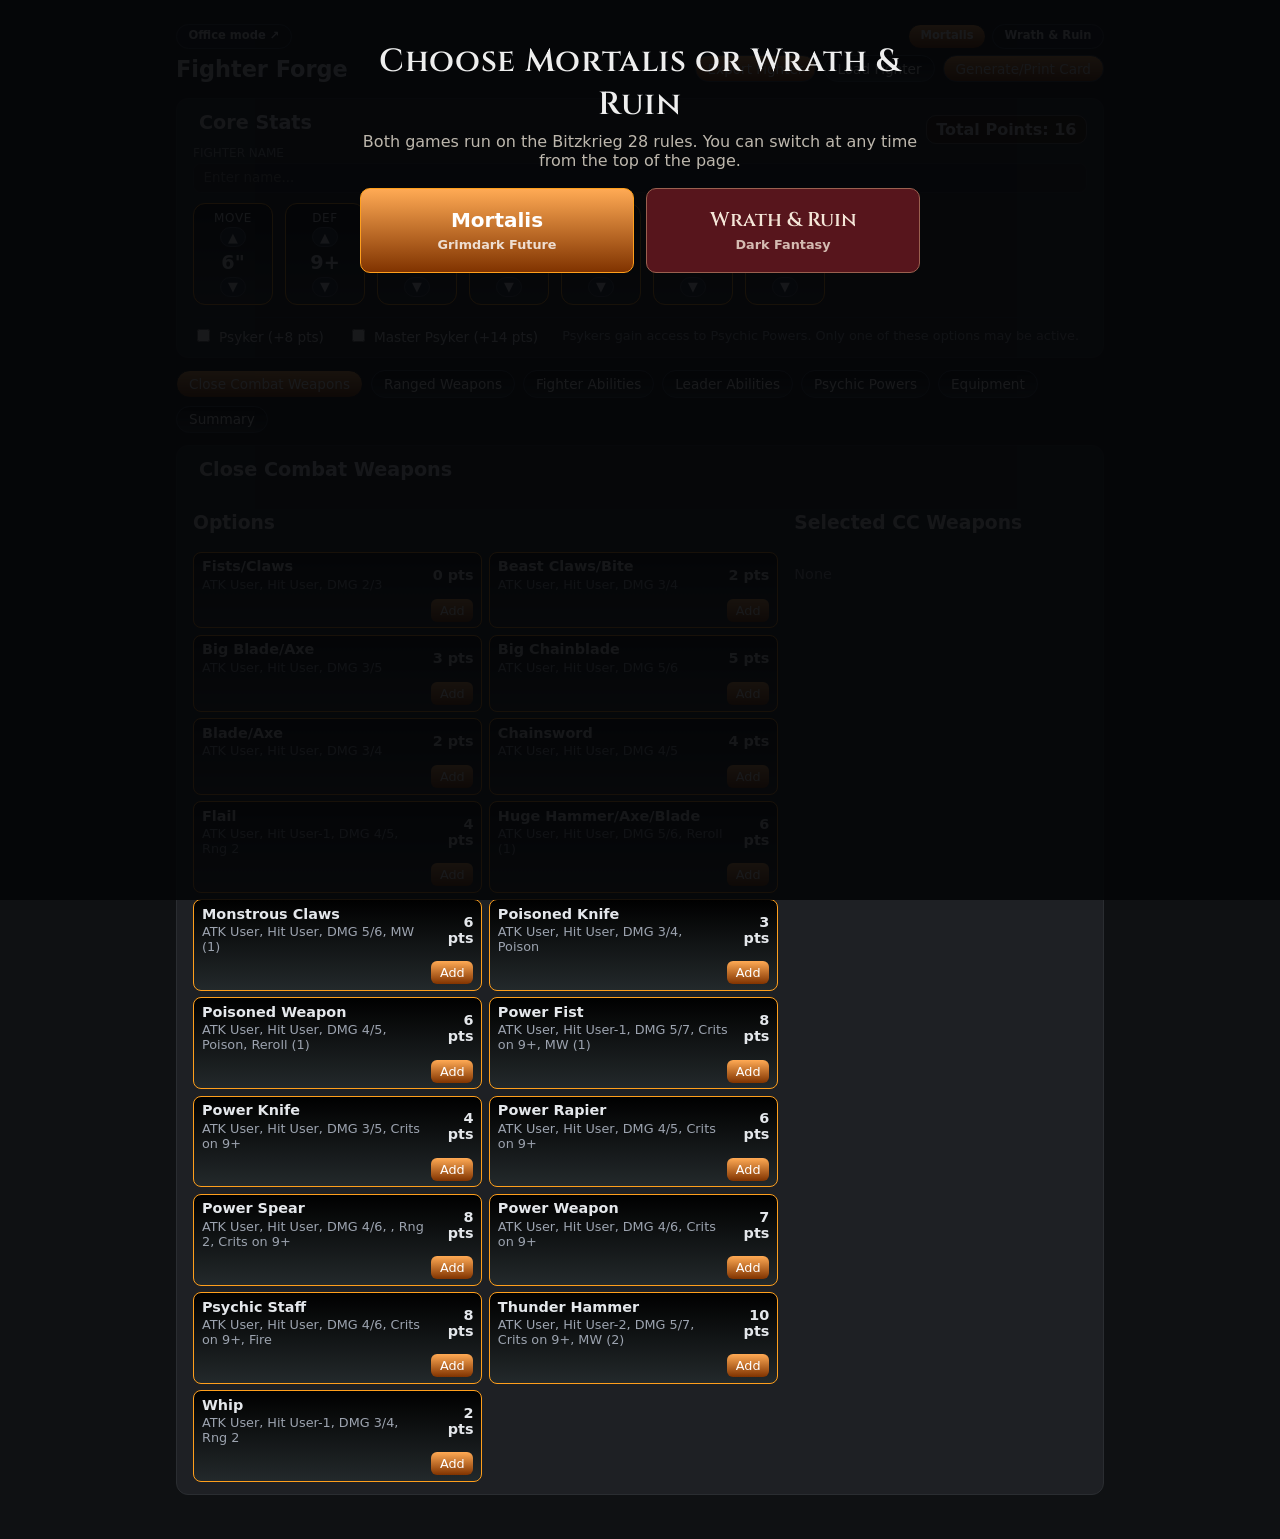
<file: fighter_forge.html>
<!DOCTYPE html>
<html lang="en">
<head>
  <meta charset="UTF-8" />
  <meta name="viewport" content="width=device-width, initial-scale=1, viewport-fit=cover" />
  <title>Fighter Forge</title>
  <!-- Shared rules database + game switch (Mortalis / Wrath & Ruin) -->
  <script src="data/bitzkrieg_data.js"></script>
  <script src="data/b28_ui.js"></script>
  <script>document.title = B28.T.forgeTitle;</script>
  <link rel="stylesheet" href="https://fonts.googleapis.com/css2?family=Cinzel:wght@400;500;600;700;800&family=Libre+Baskerville:wght@400;700&display=swap">
  <style>/* ===== MORTALIS skin ===== */
html.game-mortalis *{
      box-sizing: border-box;
      font-family: system-ui, -apple-system, BlinkMacSystemFont, "Segoe UI",
        sans-serif;
    }
html.game-mortalis body{
      margin: 0;
      background: #0f1113;
      color: #e4e7eb;
    }
html.game-mortalis .app{
      max-width: 960px;
      margin: 0 auto;
      min-height: 100vh;
      padding: 1.5rem 1rem 2rem;
    }
html.game-mortalis .top-bar{
      display: flex;
      justify-content: space-between;
      align-items: center;
      margin-bottom: 1rem;
    }
html.game-mortalis .top-actions{
      display:flex;
      gap:0.5rem;
      align-items:center;
      flex-wrap:wrap;
      justify-content:flex-end;
    }
html.game-mortalis .top-actions .tab-pill, html.game-mortalis .top-actions .tab-pill-colour{
      border-radius: 999px;
      padding: 0.3rem 0.75rem;
      font-size: 0.85rem;
    }
html.game-mortalis .top-title{
      font-size: 1.4rem;
      font-weight: 600;
    }
html.game-mortalis .points-box-inline{
      padding: 0.4rem 0.7rem;
      border-radius: 0.5rem;
      background: #2b1400;
      border: 1px solid #ff8c00;
      font-weight: 600;
    }
html.game-mortalis .card{
      background: #1E2024;  
      border-radius: 0.75rem;
      border: 1px solid #2a2d31;
      padding: 0.75rem 1rem;
      margin-bottom: 0.75rem;
        position: relative;
    }
html.game-mortalis .card h2{
      margin: 0 0 0.75rem;
      font-size: 1.2rem;
    }
html.game-mortalis .stats-row{
      display: flex;
      flex-wrap: wrap;
      gap: 0.75rem;
    }
html.game-mortalis .stat-pill{
      background: linear-gradient(0deg, rgba(35,41,43,1), rgba(0,0,0,1));
      border: 1px solid #ff9f1c;
      border-radius: 12px;
      padding: 0.45rem 0.7rem;
      display: flex;
      flex-direction: column;
      align-items: center;
      min-width: 80px;
    }
html.game-mortalis .stat-pill-label{
      font-size: 0.75rem;
      text-transform: uppercase;
      letter-spacing: 0.05em;
      color: #DFE4EB;
      margin-bottom: 0.15rem;
    }
html.game-mortalis .stat-pill-controls{
      display: flex;
      flex-direction: column;
      align-items: center;
      gap: 0.2rem;
    }
html.game-mortalis .stat-pill-value{
      font-weight: 600;
      font-size: 1.2rem;
    }
html.game-mortalis .stat-btn-vert{
      width: 26px;
      height: 20px;
      border-radius: 999px;
      border: 1px solid #4b5563;
      background: #1f2937;
      color: #e5e7eb;
      font-size: 0.8rem;
      font-weight: 600;
      cursor: pointer;
      padding: 0;
      display: flex;
      align-items: center;
      justify-content: center;
    }
html.game-mortalis .stat-btn-vert:hover{
      background: #374151;
    }
html.game-mortalis .warlock-box{
      margin-top: 0.75rem;
      padding-top: 0.5rem;
      border-top: 1px solid #1f2937;
      display: flex;
      flex-wrap: wrap;
      gap: 0.75rem 1.5rem;
      align-items: center;
    }
html.game-mortalis .warlock-option{
      font-size: 0.85rem;
    }
html.game-mortalis .warlock-option input{
      margin-right: 0.3rem;
    }
html.game-mortalis .warlock-note{
      font-size: 0.8rem;
      color: #9ca3af;
    }
html.game-mortalis .summary-highlight{
      margin-top: 0.75rem;
      font-weight: 600;
      font-size: 0.9rem;
    }
html.game-mortalis .tabs-row{
      display: flex;
      flex-wrap: wrap;
      gap: 0.5rem;
      margin: 0.5rem 0 0.75rem;
    }
html.game-mortalis .tab-pill{
      padding: 0.3rem 0.75rem;
      border-radius: 999px;
      border: 1px solid #374151;
      background: linear-gradient(0deg, rgba(35,41,43,1), rgba(0,0,0,1));
      color: #fff;
      font-size: 0.85rem;
      cursor: pointer;
    }
html.game-mortalis .tab-pill-colour{
      padding: 0.3rem 0.75rem;
      border-radius: 999px;
      border: 1px solid #374151;
      background: linear-gradient(180deg, rgba(255,170,84,1), rgba(128,51,0,1));
      color: #e5e7eb;
      font-size: 0.85rem;
      cursor: pointer;
    }
html.game-mortalis .tab-pill-colour:hover{
      background: #FFC24D;
    }
html.game-mortalis .tab-pill:hover{
      background: #FFC24D;
    }
html.game-mortalis .tab-pill.active{
      background: linear-gradient(180deg, rgba(255,170,84,1), rgba(128,51,0,1));
      color: #fff;
      border-color: #101213;
    }
html.game-mortalis .subtabs-row{
      display:flex;
      flex-wrap:wrap;
      gap:0.4rem;
      margin:0.25rem 0 0.75rem;
    }
html.game-mortalis .subtab-pill{
      padding:0.2rem 0.6rem;
      border-radius:999px;
      border:1px solid #374151;
      background:#101216;
      color:#e5e7eb;
      cursor:pointer;
      font-size:0.85rem;
      line-height:1.2;
    }
html.game-mortalis .subtab-pill:hover{ border-color:#6b7280; }
html.game-mortalis .subtab-pill.active{
      background:linear-gradient(180deg, rgba(255,170,84,1), rgba(128,51,0,1));
      border-color:#9ca3af;
    }
html.game-mortalis .flex-columns{
      display: flex;
      flex-wrap: wrap;
      gap: 1rem;
    }
html.game-mortalis .column{
      flex: 1 1 0;
      min-width: 220px;
    }
html.game-mortalis .item-list{
      display: flex;
      flex-direction: column;
      gap: 0.4rem;
      font-size: 0.9rem;
    }
html.game-mortalis .item-row{
      padding: 0.35rem 0.5rem;
      border-radius: 0.5rem;
      background: linear-gradient(0deg, rgba(35,41,43,1), rgba(0,0,0,1));
      border: 1px solid #ff9f1c;
      display: flex;
      flex-direction: column;
      gap: 0.3rem;
    }
html.game-mortalis .item-row-header{
      display: flex;
      justify-content: space-between;
      align-items: center;
      gap: 0.5rem;
    }
html.game-mortalis .item-main{
      display: flex;
      flex-direction: column;
      gap: 0.15rem;
    }
html.game-mortalis .item-name{
      font-weight: 600;
    }
html.game-mortalis .item-detail{
      font-size: 0.8rem;
      color: #9ca3af;
    }
html.game-mortalis .item-footer{
      display: flex;
      justify-content: space-between;
      align-items: center;
      gap: 0.5rem;
      margin-top: 0.15rem;
    }
html.game-mortalis .item-points{
      font-weight: 600;
      font-size: 0.9rem;
    }
html.game-mortalis .item-actions button{
      border: none;
      background: linear-gradient(180deg, rgba(255,170,84,1), rgba(128,51,0,1));
      color: #fff;
      padding: 0.25rem 0.55rem;
      border-radius: 0.375rem;
      font-size: 0.8rem;
      cursor: pointer;
    }
html.game-mortalis .item-actions button:hover{
      background: #FFC24D;
    }
html.game-mortalis .item-actions .remove-btn{
      background: linear-gradient(180deg, rgba(148,18,18,1), rgba(0,0,0,.12));
      color: #fecaca;
    }
html.game-mortalis .item-actions .remove-btn:hover{
      background: #b91c1c;
    }
html.game-mortalis .weapon-upgrades{
      font-size: 0.75rem;
      color: #9ca3af;
      display: flex;
      flex-wrap: wrap;
      gap: 0.35rem;
      margin-top: 0.15rem;
    }
html.game-mortalis .weapon-upgrades label{
      display: flex;
      align-items: center;
      gap: 0.15rem;
    }
html.game-mortalis .weapon-upgrades input{
      width: 12px;
      height: 12px;
    }
html.game-mortalis .summary-pill{
  background: linear-gradient(0deg, rgba(35,41,43,1), rgba(0,0,0,1));
  border: 1px solid #636161;
  border-radius: 12px;
  padding: 0.7rem 1rem;
  margin-bottom: 0.75rem;
}
html.game-mortalis .summary-category-title{
  font-size: 1rem;
  font-weight: 600;
  margin: 0 0 0.35rem;
  padding-bottom: 0rem;
  border-bottom: 1px solid #ff8c00;
  display: inline-block;
}
html.game-mortalis .stats-total-container{
  width: 100%;
  display: flex;
  justify-content: flex-end;
  align-items: center;   
  margin-top: 0.3rem;
}
html.game-mortalis .stats-total-row{
  width: 100%;
  display: flex;
  justify-content: flex-end;
  margin-top: 0.5rem;
}
html.game-mortalis .stats-total-floating{
  position: absolute;
  top: 1rem;
  right: 1rem;
  padding: 0.25rem 0.6rem;
  border-radius: 10px;
  background: #2b1400;
  border: 1px solid #636161;
  font-weight: 600;
  font-size: 1rem;
  white-space: nowrap;
}
html.game-mortalis .weapons-options-grid{
      display: grid;
      grid-template-columns: repeat(2, minmax(0, 1fr));
      gap: 0.4rem;
    }
html.game-mortalis .weapons-layout .options-column{
      flex: 2 1 0;
    }
html.game-mortalis .weapons-layout .selected-column{
      flex: 1 1 0;
    }
html.game-mortalis .cc-tex-toggle{
      display:inline-flex;
      align-items:center;
      gap:8px;
      font-weight:800;
      font-size:12px;
      color:#111;
      background: rgba(255,255,255,0.92);
      border: 1px solid rgba(0,0,0,0.25);
      border-radius: 12px;
      padding: 6px 10px;
    }
html.game-mortalis .cc-tex-toggle input{ accent-color: #111; }
@media print{
html.game-mortalis body.print-card-mode .app{ display:none !important; }
html.game-mortalis body.print-card-mode #generated-card-overlay{
        display:block !important;
        position: static !important;
        inset: auto !important;
        overflow: visible !important;
        padding: 0 !important;
        background: transparent !important;
      }
html.game-mortalis body.print-card-mode #generated-card-toolbar{ display:none !important; }
}
html.game-mortalis #portrait-cropper-overlay{
      position: fixed;
      inset: 0;
      background: rgba(0,0,0,.78);
      display: none;
      z-index: 99999;
      padding: 22px 14px;
      overflow: auto;
    }
html.game-mortalis #portrait-cropper-overlay.show{ display:block; }
html.game-mortalis #portrait-cropper-overlay .pc-modal{
      max-width: 1100px;
      margin: 0 auto;
      background: #1E2024;
      border: 1px solid #2a2d31;
      border-radius: 14px;
      padding: 14px;
      display: grid;
      grid-template-columns: 360px 1fr;
      gap: 16px;
      box-shadow: 0 20px 60px rgba(0,0,0,.55);
    }
@media (max-width: 980px){
html.game-mortalis #portrait-cropper-overlay .pc-modal{ grid-template-columns: 1fr; }
}
html.game-mortalis .pc-panel .pc-title{ font-size: 1.05rem; font-weight: 700; margin-bottom: 8px; }
html.game-mortalis .pc-panel .pc-sub{ font-size: 0.85rem; color:#9aa1a8; line-height: 1.35; margin-bottom: 12px; }
html.game-mortalis .pc-panel input[type="file"]{
      width: 100%;
      padding: 10px;
      border-radius: 12px;
      border: 1px dashed #2a2d31;
      background:#141619;
      color:#e4e7eb;
    }
html.game-mortalis .pc-actions{ display:flex; gap:0.5rem; flex-wrap:wrap; margin-top: 10px; }
html.game-mortalis .pc-stage{ position:relative; display:flex; justify-content:center; align-items:center; min-height: 520px; }
html.game-mortalis #pc-canvas{
      width: 100%;
      max-width: 760px;
      height: auto;
      background:#0b0d12;
      border: 1px solid #2a2d31;
      border-radius: 16px;
      touch-action:none;
      display:block;
    }
html.game-mortalis .pc-badge{
      position:absolute;
      top: 12px;
      left: 12px;
      padding: 6px 10px;
      border-radius: 999px;
      background: rgba(20,22,25,.85);
      border: 1px solid #2a2d31;
      color:#9aa1a8;
      font-size: 0.82rem;
      backdrop-filter: blur(6px);
    }
html.game-mortalis .pc-warn{
      margin-top: 10px;
      padding: 10px;
      border-radius: 12px;
      border: 1px solid rgba(255,180,74,.35);
      background: rgba(255,180,74,.08);
      color: #ffd7a3;
      font-size: 0.85rem;
      line-height: 1.35;
    }
html.game-mortalis .cc-portrait-wrap{
      width: 240px;
      height: 208px;
      margin-top: 10px;
      background: transparent;
    }
html.game-mortalis .cc-portrait-img{
      width: 100%;
      height: 100%;
      object-fit: contain; 
      display:block;
    }
html.game-mortalis .cc-name, html.game-mortalis .cc-title, html.game-mortalis .card h2{
  padding-left: 6px;
}
</style>
  <style>/* ===== WRATH & RUIN skin ===== */
html.game-wr *{
      box-sizing: border-box;
      font-family: system-ui, -apple-system, BlinkMacSystemFont, "Segoe UI",
        sans-serif;
    }
html.game-wr body{
      margin: 0;
      background: #0f1113;
      color: #e4e7eb;
    }
html.game-wr .app{
      max-width: 960px;
      margin: 0 auto;
      min-height: 100vh;
      padding: 1.5rem 1rem 2rem;
    }
html.game-wr .top-bar{
      display: flex;
      justify-content: space-between;
      align-items: center;
      margin-bottom: 1rem;
    }
html.game-wr .top-actions{
      display:flex;
      gap:0.5rem;
      align-items:center;
      flex-wrap:wrap;
      justify-content:flex-end;
    }
html.game-wr .top-actions .tab-pill, html.game-wr .top-actions .tab-pill-colour{
      border-radius: 999px;
      padding: 0.3rem 0.75rem;
      font-size: 0.85rem;
    }
html.game-wr .top-title{
      font-size: 1.4rem;
      font-weight: 600;
    }
html.game-wr .points-box-inline{
      padding: 0.4rem 0.7rem;
      border-radius: 0.5rem;
      background: #061D26;
      border: 1px solid #3aa79f;
      font-weight: 600;
    }
html.game-wr .card{
      background: #1E2024;  
      border-radius: 0.75rem;
      border: 1px solid #2a2d31;
      padding: 0.75rem 1rem;
      margin-bottom: 0.75rem;
        position: relative;
    }
html.game-wr .card h2{
      margin: 0 0 0.75rem;
      font-size: 1.2rem;
    }
html.game-wr .stats-row{
      display: flex;
      flex-wrap: wrap;
      gap: 0.75rem;
    }
html.game-wr .stat-pill{
      background: linear-gradient(0deg, rgba(0,179,166,.12), rgba(0,0,0,.12));
      border: 1px solid #59A199;
      border-radius: 12px;
      padding: 0.45rem 0.7rem;
      display: flex;
      flex-direction: column;
      align-items: center;
      min-width: 80px;
    }
html.game-wr .stat-pill-label{
      font-size: 0.75rem;
      text-transform: uppercase;
      letter-spacing: 0.05em;
      color: #D3D7DE;
      margin-bottom: 0.15rem;
    }
html.game-wr .stat-pill-controls{
      display: flex;
      flex-direction: column;
      align-items: center;
      gap: 0.2rem;
    }
html.game-wr .stat-pill-value{
      font-weight: 600;
      font-size: 1.2rem;
    }
html.game-wr .stat-btn-vert{
      width: 26px;
      height: 20px;
      border-radius: 999px;
      border: 1px solid #4b5563;
      background: #1f2937;
      color: #e5e7eb;
      font-size: 0.8rem;
      font-weight: 600;
      cursor: pointer;
      padding: 0;
      display: flex;
      align-items: center;
      justify-content: center;
    }
html.game-wr .stat-btn-vert:hover{
      background: #374151;
    }
html.game-wr .warlock-box{
      margin-top: 0.75rem;
      padding-top: 0.5rem;
      border-top: 1px solid #1f2937;
      display: flex;
      flex-wrap: wrap;
      gap: 0.75rem 1.5rem;
      align-items: center;
    }
html.game-wr .warlock-option{
      font-size: 0.85rem;
    }
html.game-wr .warlock-option input{
      margin-right: 0.3rem;
    }
html.game-wr .warlock-note{
      font-size: 0.8rem;
      color: #B0B6C2;
    }
html.game-wr .summary-highlight{
      margin-top: 0.75rem;
      font-weight: 600;
      font-size: 0.9rem;
    }
html.game-wr .tabs-row{
      display: flex;
      flex-wrap: wrap;
      gap: 0.5rem;
      margin: 0.5rem 0 0.75rem;
    }
html.game-wr .tab-pill{
      padding: 0.3rem 0.75rem;
      border-radius: 999px;
      border: 1px solid #374151;
      background: linear-gradient(0deg, rgba(0,179,166,.12), rgba(0,0,0,.12));
      color: #fff;
      font-size: 0.85rem;
      cursor: pointer;
    }
html.game-wr .tab-pill-colour{
      padding: 0.3rem 0.75rem;
      border-radius: 999px;
      border: 1px solid #374151;
      background: linear-gradient(180deg, rgba(94,204,196,1), rgba(0,179,166,.50));
      color: #000000;
      font-size: 0.85rem;
      cursor: pointer;
    }
html.game-wr .tab-pill-colour:hover{
      background: #5ECCC4;
    }
html.game-wr .tab-pill:hover{
      background: #030712;
    }
html.game-wr .tab-pill.active{
      background: linear-gradient(180deg, rgba(94,204,196,1), rgba(0,179,166,.50));
      color: #000000;
      border-color: #101213;
    }
html.game-wr .subtabs-row{
      display:flex;
      flex-wrap:wrap;
      gap:0.4rem;
      margin:0.25rem 0 0.75rem;
    }
html.game-wr .subtab-pill{
      padding:0.2rem 0.6rem;
      border-radius:999px;
      border:1px solid rgba(0,179,166,.45);
      background:linear-gradient(0deg, rgba(0,179,166,.5), rgba(0,0,0,.12));
      color:#e5e7eb;
      cursor:pointer;
      font-size:0.85rem;
      line-height:1.2;
    }
html.game-wr .subtab-pill:hover{ border-color:#6b7280; }
html.game-wr .subtab-pill.active{
      background:linear-gradient(180deg, rgba(94,204,196,1), rgba(0,179,166,.50));
      border-color:#9ca3af;
    }
html.game-wr .flex-columns{
      display: flex;
      flex-wrap: wrap;
      gap: 1rem;
    }
html.game-wr .column{
      flex: 1 1 0;
      min-width: 220px;
    }
html.game-wr .item-list{
      display: flex;
      flex-direction: column;
      gap: 0.4rem;
      font-size: 0.9rem;
    }
html.game-wr .item-row{
      padding: 0.35rem 0.5rem;
      border-radius: 0.5rem;
      background: linear-gradient(0deg, rgba(0,179,166,.12), rgba(0,0,0,.12));
      border: 1px solid #59A199;
      display: flex;
      flex-direction: column;
      gap: 0.3rem;
    }
html.game-wr .item-row-header{
      display: flex;
      justify-content: space-between;
      align-items: center;
      gap: 0.5rem;
    }
html.game-wr .item-main{
      display: flex;
      flex-direction: column;
      gap: 0.15rem;
    }
html.game-wr .item-name{
      font-weight: 600;
    }
html.game-wr .item-detail{
      font-size: 0.8rem;
      color: #B0B6C2;
    }
html.game-wr .item-footer{
      display: flex;
      justify-content: space-between;
      align-items: center;
      gap: 0.5rem;
      margin-top: 0.15rem;
    }
html.game-wr .item-points{
      font-weight: 600;
      font-size: 0.9rem;
    }
html.game-wr .item-actions button{
      border: none;
      background: linear-gradient(180deg, rgba(94,204,196,1), rgba(0,179,166,.50));
      color: #111827;
      padding: 0.25rem 0.55rem;
      border-radius: 0.375rem;
      font-size: 0.8rem;
      cursor: pointer;
    }
html.game-wr .item-actions button:hover{
      background: #ffffff;
    }
html.game-wr .item-actions .remove-btn{
      background: linear-gradient(180deg, rgba(148,18,18,1), rgba(0,0,0,.12));
      color: #fecaca;
    }
html.game-wr .item-actions .remove-btn:hover{
      background: #b91c1c;
    }
html.game-wr .weapon-upgrades{
      font-size: 0.75rem;
      color: #B0B6C2;
      display: flex;
      flex-wrap: wrap;
      gap: 0.35rem;
      margin-top: 0.15rem;
    }
html.game-wr .weapon-upgrades label{
      display: flex;
      align-items: center;
      gap: 0.15rem;
    }
html.game-wr .weapon-upgrades input{
      width: 12px;
      height: 12px;
    }
html.game-wr .summary-pill{
  background: linear-gradient(0deg, rgba(0,179,166,.12), rgba(0,0,0,.12));
  border: 1px solid #59A199;
  border-radius: 12px;
  padding: 0.7rem 1rem;
  margin-bottom: 0.75rem;
}
html.game-wr .summary-category-title{
  font-size: 1rem;
  font-weight: 600;
  margin: 0 0 0.35rem;
  padding-bottom: 0rem;
  border-bottom: 1px solid #3aa79f;
  display: inline-block;
}
html.game-wr .stats-total-container{
  width: 100%;
  display: flex;
  justify-content: flex-end;
  align-items: center;   
  margin-top: 0.3rem;
}
html.game-wr .stats-total-row{
  width: 100%;
  display: flex;
  justify-content: flex-end;
  margin-top: 0.5rem;
}
html.game-wr .stats-total-floating{
  position: absolute;
  top: 1rem;
  right: 1rem;
  padding: 0.25rem 0.6rem;
  border-radius: 10px;
  background: #061D26;
  border: 1px solid #59A199;
  font-weight: 600;
  font-size: 1rem;
  white-space: nowrap;
}
html.game-wr .weapons-options-grid{
      display: grid;
      grid-template-columns: repeat(2, minmax(0, 1fr));
      gap: 0.4rem;
    }
html.game-wr .weapons-layout .options-column{
      flex: 2 1 0;
    }
html.game-wr .weapons-layout .selected-column{
      flex: 1 1 0;
    }
html.game-wr .cc-tex-toggle{
      display:inline-flex;
      align-items:center;
      gap:8px;
      font-weight:800;
      font-size:12px;
      color:#111;
      background: rgba(255,255,255,0.92);
      border: 1px solid rgba(0,0,0,0.25);
      border-radius: 12px;
      padding: 6px 10px;
    }
html.game-wr .cc-tex-toggle input{ accent-color: #111; }
@media print{
html.game-wr body.print-card-mode .app{ display:none !important; }
html.game-wr body.print-card-mode #generated-card-overlay{
        display:block !important;
        position: static !important;
        inset: auto !important;
        overflow: visible !important;
        padding: 0 !important;
        background: transparent !important;
      }
html.game-wr body.print-card-mode #generated-card-toolbar{ display:none !important; }
}
html.game-wr #portrait-cropper-overlay{
      position: fixed;
      inset: 0;
      background: rgba(0,0,0,.78);
      display: none;
      z-index: 99999;
      padding: 22px 14px;
      overflow: auto;
    }
html.game-wr #portrait-cropper-overlay.show{ display:block; }
html.game-wr #portrait-cropper-overlay .pc-modal{
      max-width: 1100px;
      margin: 0 auto;
      background: #1E2024;
      border: 1px solid #2a2d31;
      border-radius: 14px;
      padding: 14px;
      display: grid;
      grid-template-columns: 360px 1fr;
      gap: 16px;
      box-shadow: 0 20px 60px rgba(0,0,0,.55);
    }
@media (max-width: 980px){
html.game-wr #portrait-cropper-overlay .pc-modal{ grid-template-columns: 1fr; }
}
html.game-wr .pc-panel .pc-title{ font-size: 1.05rem; font-weight: 700; margin-bottom: 8px; }
html.game-wr .pc-panel .pc-sub{ font-size: 0.85rem; color:#9aa1a8; line-height: 1.35; margin-bottom: 12px; }
html.game-wr .pc-panel input[type="file"]{
      width: 100%;
      padding: 10px;
      border-radius: 12px;
      border: 1px dashed #2a2d31;
      background:#141619;
      color:#e4e7eb;
    }
html.game-wr .pc-actions{ display:flex; gap:0.5rem; flex-wrap:wrap; margin-top: 10px; }
html.game-wr .pc-stage{ position:relative; display:flex; justify-content:center; align-items:center; min-height: 520px; }
html.game-wr #pc-canvas{
      width: 100%;
      max-width: 760px;
      height: auto;
      background:#0b0d12;
      border: 1px solid #2a2d31;
      border-radius: 16px;
      touch-action:none;
      display:block;
    }
html.game-wr .pc-badge{
      position:absolute;
      top: 12px;
      left: 12px;
      padding: 6px 10px;
      border-radius: 999px;
      background: rgba(20,22,25,.85);
      border: 1px solid #2a2d31;
      color:#9aa1a8;
      font-size: 0.82rem;
      backdrop-filter: blur(6px);
    }
html.game-wr .pc-warn{
      margin-top: 10px;
      padding: 10px;
      border-radius: 12px;
      border: 1px solid rgba(255,180,74,.35);
      background: rgba(255,180,74,.08);
      color: #ffd7a3;
      font-size: 0.85rem;
      line-height: 1.35;
    }
html.game-wr .cc-portrait-wrap{
      width: 240px;
      height: 208px;
      margin-top: 10px;
      background: transparent;
    }
html.game-wr .cc-portrait-img{
      width: 100%;
      height: 100%;
      object-fit: contain; 
      display:block;
    }
html.game-wr .cc-name, html.game-wr .cc-title, html.game-wr .card h2{
  padding-left: 6px;
}
html.game-wr{--wr-bg:#17191b;--wr-panel:#202326;--wr-ink:#e9dfcf;--wr-muted:#a9a39a;--wr-bronze:#786047;--wr-bright:#a58a64;--wr-red:#57151c;--wr-red-hover:#78232b;}
html.game-wr body{background:var(--wr-bg)!important;color:var(--wr-ink)!important;}
html.game-wr button, html.game-wr input, html.game-wr select, html.game-wr label{font-family:inherit;}
html.game-wr button{transition:background-color .15s,border-color .15s;}
html.game-wr input[type=checkbox]{accent-color:#8c3438;}
html.game-wr input[type=text], html.game-wr input[type=number], html.game-wr select{color:var(--wr-ink);background:#141618;border-color:#67543e;}
html.game-wr .app{background:transparent;color:var(--wr-ink);}
html.game-wr .app .top-title, html.game-wr .app .card h2, html.game-wr .app .column > h3, html.game-wr .app .summary-category-title{font-family:'Cinzel',Georgia,serif;color:#e7d9c3;font-weight:600;letter-spacing:.015em;}
html.game-wr .app .top-title{font-size:1.35rem;}
html.game-wr .app .card{background:var(--wr-panel);border:1px solid #41403d;border-radius:5px;}
html.game-wr .app .card h2{font-size:1.13rem;}
html.game-wr .app .stat-pill, html.game-wr .app .item-row, html.game-wr .app .summary-pill{background:#191c1e;border:1px solid var(--wr-bronze);border-radius:5px;}
html.game-wr .app .stat-pill-label{color:#c9bba7;}
html.game-wr .app .stat-pill-value{color:#f2e8d8;font-family:Georgia,serif;}
html.game-wr .app .stat-btn-vert{border:0;background:transparent;color:#c3a27a;border-radius:3px;font-size:.9rem;}
html.game-wr .app .stat-btn-vert:hover{background:#42342c;color:#fff0dc;}
html.game-wr .app .tab-pill, html.game-wr .app .subtab-pill{background:#17191b;border:1px solid #695640;border-radius:4px;color:#dfd5c6;}
html.game-wr .app .tab-pill:hover, html.game-wr .app .subtab-pill:hover{background:#34302d;}
html.game-wr .app .tab-pill.active, html.game-wr .app .subtab-pill.active{background:var(--wr-red);color:#f4e5d7;border-color:#9a604f;}
html.game-wr .app .tab-pill-colour, html.game-wr .app .item-actions button:not(.remove-btn){background:var(--wr-red);border:1px solid #8a5148;border-radius:4px;color:#f5e9d9;}
html.game-wr .app .tab-pill-colour:hover, html.game-wr .app .item-actions button:not(.remove-btn):hover{background:var(--wr-red-hover);color:white;}
html.game-wr .app .item-actions .remove-btn{background:#44171a;border:1px solid #824341;border-radius:4px;color:#f1d7d1;}
html.game-wr .app .item-actions .remove-btn:hover{background:#77282c;}
html.game-wr .app .item-name{color:#d6b987;}
html.game-wr .app .item-detail, html.game-wr .app .weapon-upgrades, html.game-wr .app .warlock-note{color:var(--wr-muted);}
html.game-wr .app .points-box-inline, html.game-wr .app .stats-total-floating{background:#191819;border:1px solid var(--wr-bronze);border-radius:5px;color:#e8d7bc;}
html.game-wr .app .summary-category-title{border-bottom-color:var(--wr-bronze);}
html.game-wr .app .warlock-box{border-top-color:#554a40;}
html.game-wr .app input:not([type=checkbox]):not([type=file]){background:#151719;color:#eee2d1;border:1px solid #504a41;border-radius:4px;}
html.game-wr #portrait-cropper-overlay .pc-modal{background:#202326;border-color:#67543e;}
@media(max-width:640px){
html.game-wr .app .top-bar{align-items:flex-start;gap:.7rem;flex-wrap:wrap}
html.game-wr .app .stat-pill{min-width:65px;padding:.35rem .4rem}
}
html.game-wr .app{font-family:Georgia,'Times New Roman',serif;}
html.game-wr .app button, html.game-wr .app input, html.game-wr .app select, html.game-wr .app label, html.game-wr .app .item-detail, html.game-wr .app .weapon-upgrades, html.game-wr .app .warlock-note{font-family:Georgia,'Times New Roman',serif;}
html.game-wr .app .top-title, html.game-wr .app .card h2, html.game-wr .app .column > h3, html.game-wr .app .summary-category-title{font-family:'Cinzel',Georgia,serif;font-weight:700;letter-spacing:.012em;}
html.game-wr .app .top-title{font-weight:800;}
html.game-wr .app .item-name, html.game-wr .app .item-points, html.game-wr .app .stats-total-floating, html.game-wr .app .stat-pill-label{font-family:Georgia,'Times New Roman',serif;}
html.game-wr .app .tabs-row .tab-pill{font-family:Georgia,'Times New Roman',serif;font-weight:600;}
html.game-wr .app .stat-pill-value{font-family:Georgia,'Times New Roman',serif;font-weight:700;}
html.game-wr .app .top-title, html.game-wr .app .card h2, html.game-wr .app .column > h3, html.game-wr .app .summary-category-title{font-weight:500;letter-spacing:.015em;}
html.game-wr .app .tabs-row{display:flex;flex-wrap:nowrap;gap:4px;width:100%;align-items:stretch;}
html.game-wr .app .tabs-row > .tab-pill{flex:1 1 auto;min-width:0;white-space:nowrap;text-transform:uppercase;font-family:'Cinzel',Georgia,serif;font-size:clamp(10px,1.12vw,11.5px);font-weight:600;letter-spacing:0;padding:7px 3px;border-radius:3px;}
@media(max-width:650px){
html.game-wr .app .tabs-row{overflow-x:auto;scrollbar-width:thin}
html.game-wr .app .tabs-row > .tab-pill{flex:0 0 auto;font-size:10px;padding:7px 8px;}
}
html.game-wr .app #section-summary .summary-pill > div[style*="background:#141619"]{background:#191c1e !important;border-color:#786047 !important;border-radius:5px !important;}
html.game-wr .app #section-summary .summary-pill div[style*="color:#9aa1a8"]{color:#c9bba7 !important;}
html.game-wr .app #section-summary .summary-pill p[style*="color:#9ca3af"], html.game-wr .app #section-summary .summary-pill p[style*="color:#9ca3af"] b{color:#bfb1a0 !important;}
html.game-wr .app #section-summary .summary-pill ul{color:#e9dfcf;font-family:Georgia,'Times New Roman',serif;font-size:.95rem !important;line-height:1.55;}
html.game-wr .app #section-summary .card > p span[style*="color:#f97316"]{color:#d4b184 !important;font-weight:700;}
html.game-wr .app #section-summary .summary-category-title{font-family:'Cinzel',Georgia,serif;font-weight:500;color:#e7d9c3;}
html.game-wr .app #section-summary .summary-pill div[style*="font-weight:700"]{color:#f2e8d8;}
html.game-wr .app #section-summary .summary-pill button{font-family:Georgia,'Times New Roman',serif;}
html.game-wr .app #section-summary, html.game-wr .app #section-summary .card, html.game-wr .app #section-summary .summary-pill, html.game-wr .app #section-summary .summary-pill li, html.game-wr .app #section-summary .summary-pill p, html.game-wr .app #section-summary .summary-pill div:not(.summary-category-title), html.game-wr .app #section-summary .card > p, html.game-wr .app #section-summary .card > p span{
  font-family: Georgia, 'Times New Roman', serif;
}
html.game-wr .app #section-summary .card h2, html.game-wr .app #section-summary .summary-category-title{
  font-family: 'Cinzel', Georgia, serif;
  font-weight: 500;
}
html.game-wr .app #section-summary button{
  font-family: Georgia, 'Times New Roman', serif;
}
html.game-wr #portrait-cropper-overlay{background:rgba(8,9,10,.88);color:#e9dfcf;font-family:Georgia,'Times New Roman',serif;}
html.game-wr #portrait-cropper-overlay .pc-modal{background:#202326;border:1px solid #786047;border-radius:5px;box-shadow:0 24px 65px rgba(0,0,0,.65);}
html.game-wr #portrait-cropper-overlay .pc-panel, html.game-wr #portrait-cropper-overlay .pc-panel *{font-family:Georgia,'Times New Roman',serif;}
html.game-wr #portrait-cropper-overlay .pc-title{font-family:'Cinzel',Georgia,serif;font-weight:500;font-size:1.15rem;letter-spacing:.015em;color:#e7d9c3;}
html.game-wr #portrait-cropper-overlay .pc-sub{color:#bcb0a0;font-size:.9rem;line-height:1.5;}
html.game-wr #portrait-cropper-overlay #pc-file{background:#151719;color:#e9dfcf;border:1px dashed #786047;border-radius:4px;font-size:.9rem;}
html.game-wr #portrait-cropper-overlay #pc-file::file-selector-button{font-family:Georgia,serif;background:#261c1d;color:#f1e6d8;border:1px solid #745b46;border-radius:4px;padding:7px 11px;margin-right:12px;cursor:pointer;}
html.game-wr #portrait-cropper-overlay #pc-file::file-selector-button:hover{background:#78232b;}
html.game-wr #portrait-cropper-overlay .pc-actions button{font-family:Georgia,'Times New Roman',serif;font-size:.85rem;font-weight:400;padding:.35rem .8rem;border-radius:4px;cursor:pointer;color:#f1e6d8;border:1px solid #745b46;background:#261c1d;}
html.game-wr #portrait-cropper-overlay .pc-actions button:hover{background:#78232b;color:#fff;}
html.game-wr #portrait-cropper-overlay .pc-actions .tab-pill-colour{background:#57151c;border-color:#8b5047;}
html.game-wr #portrait-cropper-overlay .pc-actions .tab-pill-colour:hover{background:#78232b;}
html.game-wr #portrait-cropper-overlay #pc-canvas{background:#151719;border:1px solid #786047;border-radius:5px;}
html.game-wr #portrait-cropper-overlay .pc-badge{background:rgba(25,27,29,.94);border:1px solid #786047;border-radius:4px;color:#d8c6ac;font-family:Georgia,serif;backdrop-filter:none;}
html.game-wr #portrait-cropper-overlay .pc-warn{background:rgba(87,21,28,.17);border:1px solid #8b5047;border-radius:4px;color:#e8c5b9;font-family:Georgia,serif;}
@media(max-width:600px){
html.game-wr #portrait-cropper-overlay .pc-stage{min-height:280px;}
html.game-wr #portrait-cropper-overlay .pc-modal{padding:12px;gap:12px;}
}
html.game-wr .app .card{
  background:linear-gradient(145deg,#1c2428 0%,#171e22 62%,#151b1f 100%);
  border-color:#67523a;
  box-shadow:inset 0 1px 2px rgba(192,165,120,.055),inset 0 -8px 20px rgba(0,0,0,.16);
}
html.game-wr .app .stat-pill, html.game-wr .app .item-row, html.game-wr .app .summary-pill, html.game-wr .app .points-box-inline, html.game-wr .app .stats-total-floating{
  background:linear-gradient(145deg,#161d21,#111619);
  border-color:#786047;
  box-shadow:inset 0 2px 6px rgba(0,0,0,.45),inset 0 1px 0 rgba(199,174,132,.075);
}
html.game-wr .app .selected-column .item-row{
  background:linear-gradient(145deg,#2b191b 0%,#231619 62%,#1b1416 100%);
  border-color:#876047;
  box-shadow:inset 0 2px 8px rgba(0,0,0,.42),inset 0 1px 0 rgba(171,109,89,.10);
}
html.game-wr .app .selected-column .item-row .item-name{color:#e1c28f;}
html.game-wr .app .tab-pill, html.game-wr .app .subtab-pill{
  box-shadow:inset 0 2px 5px rgba(0,0,0,.34);
}
html.game-wr .app .tab-pill.active, html.game-wr .app .subtab-pill.active{
  box-shadow:inset 0 1px 5px rgba(0,0,0,.28);
}
</style>
  <style>/* ===== Game chooser (both games) ===== */
.b28-chooser{display:flex;align-items:center;justify-content:center;gap:8px;flex-wrap:wrap;margin:0 auto 12px;padding:8px 10px;border-radius:10px;font-size:.9rem}
.b28-chooser-label{font-weight:600;margin-right:4px}
.b28-game-btn{cursor:pointer;padding:.35rem .9rem;border-radius:999px;font-size:.9rem;font-weight:600;line-height:1.2}
html.game-mortalis .b28-chooser{background:linear-gradient(0deg,rgba(35,41,43,1),rgba(0,0,0,1));border:1px solid #ff9f1c;color:#DFE4EB;font-family:system-ui,-apple-system,"Segoe UI",sans-serif}
html.game-mortalis .b28-game-btn{background:#101216;border:1px solid #374151;color:#e5e7eb}
html.game-mortalis .b28-game-btn:hover{border-color:#ff9f1c}
html.game-mortalis .b28-game-btn.active{background:linear-gradient(180deg,rgba(255,170,84,1),rgba(128,51,0,1));color:#fff;border-color:#101213}
html.game-wr .b28-chooser{background:linear-gradient(145deg,#161d21,#111619);border:1px solid #786047;border-radius:5px;color:#e7d9c3;font-family:Georgia,"Times New Roman",serif}
html.game-wr .b28-chooser-label{font-family:"Cinzel",Georgia,serif;font-weight:500}
html.game-wr .b28-game-btn{background:#17191b;border:1px solid #695640;border-radius:4px;color:#dfd5c6;font-family:"Cinzel",Georgia,serif;font-weight:600}
html.game-wr .b28-game-btn:hover{background:#34302d}
html.game-wr .b28-game-btn.active{background:#57151c;color:#f4e5d7;border-color:#9a604f}
/* First visit: full-screen "Choose Mortalis or Wrath & Ruin" */
.b28-welcome{position:fixed;inset:0;z-index:99999;display:flex;align-items:flex-start;justify-content:center;padding:40px 16px 16px;overflow-y:auto;background:rgba(5,6,8,.92)}
.b28-welcome-box{max-width:560px;width:100%;text-align:center;color:#eee;font-family:Georgia,"Times New Roman",serif}
.b28-welcome-box h1{font-family:"Cinzel",Georgia,serif;font-weight:600;font-size:clamp(1.3rem,4.5vw,2rem);margin:0 0 6px;letter-spacing:.02em}
.b28-welcome-box p{margin:0 0 18px;color:#bdb7ad}
.b28-welcome-choices{display:grid;grid-template-columns:1fr 1fr;gap:12px}
@media(max-width:480px){.b28-welcome-choices{grid-template-columns:1fr}}
.b28-welcome-choice{cursor:pointer;border-radius:10px;padding:18px 12px;text-align:center;font-size:1.25rem;line-height:1.3}
.b28-welcome-choice small{display:block;font-size:.8rem;opacity:.8;margin-top:4px}
.b28-welcome-choice.mortalis{background:linear-gradient(180deg,rgba(255,170,84,1),rgba(128,51,0,1));border:1px solid #ff9f1c;color:#fff;font-family:system-ui,-apple-system,"Segoe UI",sans-serif;font-weight:700}
.b28-welcome-choice.wr{background:#57151c;border:1px solid #9a604f;color:#f4e5d7;font-family:"Cinzel",Georgia,serif;font-weight:600}
.b28-welcome-choice:hover{filter:brightness(1.15)}
</style>
  <style>/* ===== Discreet game switch: two small buttons, top right ===== */
    html .b28-chooser{display:flex;justify-content:flex-end;align-items:center;max-width:none;width:auto;margin:0 0 6px 0!important;padding:0!important;background:none!important;border:0!important;box-shadow:none!important;gap:6px;flex-wrap:nowrap}
    html .b28-chooser.b28-chooser-float{position:absolute;top:10px;right:14px;z-index:50;margin:0!important}
    html .b28-chooser .b28-fullpage-btn{margin-right:auto}
    html .b28-chooser.b28-chooser-float{left:14px;pointer-events:none}
    html .b28-chooser.b28-chooser-float > *{pointer-events:auto}
    @media (max-width:640px){html .b28-chooser .b28-fullpage-btn{font-size:.8rem!important;padding:.35rem .8rem!important}}
    /* Option cards: never let names, rules text or prices spill outside the card */
    html .item-row-header{min-width:0}
    html .item-main{min-width:0;overflow-wrap:anywhere}
    html .item-points{flex:0 1 auto;max-width:45%;text-align:right;overflow-wrap:break-word}
    @media (max-width:600px){html .weapons-options-grid{grid-template-columns:1fr!important}}
    /* Phones: show what's been picked above the list of options */
    @media (max-width:600px){html .flex-columns > .selected-column{order:-1}}
    html .b28-chooser-label{position:absolute!important;width:1px;height:1px;overflow:hidden;clip:rect(0 0 0 0);white-space:nowrap}
    html .b28-chooser .b28-game-btn{font-size:.72rem!important;padding:.28rem .72rem!important;line-height:1.2!important;min-height:0!important}
    @media (max-width:640px){html .b28-chooser.b28-chooser-float{position:static;justify-content:center;margin:0 auto 8px!important}}
  </style>
  <!-- Home-screen app (icon, full screen, offline) -->
  <link rel="manifest" href="manifest.webmanifest" />
  <link rel="icon" type="image/png" sizes="32x32" href="icons/icon-32.png" />
  <link rel="apple-touch-icon" href="icons/apple-touch-icon.png" />
  <meta name="theme-color" content="#0f1216" />
  <meta name="mobile-web-app-capable" content="yes" />
  <meta name="apple-mobile-web-app-capable" content="yes" />
  <meta name="apple-mobile-web-app-title" content="Fighter Forge" />
  <meta name="apple-mobile-web-app-status-bar-style" content="black-translucent" />
  <link rel="stylesheet" href="data/b28_phone.css" />
  <script src="data/b28_app.js" defer></script>
</head>
<body>
  <div class="app">
    <div class="b28-chooser" role="group" aria-label="Choose your game">
      <span class="b28-chooser-label">Choose your game:</span>
      <button type="button" class="b28-game-btn" data-game="mortalis">Mortalis</button>
      <button type="button" class="b28-game-btn" data-game="wr">Wrath &amp; Ruin</button>
    </div>
    <header class="top-bar">

     <div class="top-title">Fighter Forge</div>
     <div class="top-actions">
       <button class="tab-pill-colour" id="btn-save-json" type="button">Export Fighter</button>
       <label class="tab-pill" style="cursor:pointer;">
         Load Fighter
         <input id="file-load-json" type="file" accept="application/json" hidden>
       </label>


       <button class="tab-pill-colour" id="btn-save-warband" type="button" style="display:none;" data-tpl="Save to {team} Roster">Save to Team Roster</button>
       <button class="tab-pill" id="btn-back-warband" type="button" style="display:none;">Back without Saving</button>
       <button class="tab-pill-colour" id="btn-generate-card-top" type="button">Generate/Print Card</button>
       <button class="tab-pill-colour" id="btn-portrait" type="button" title="Crop / set portrait" style="display:none;">Portrait</button>
 
     </div>
</header>

    <main>
      <!-- Stats always visible -->
      <section id="section-stats"></section>

      <!-- Tabs for the rest -->
      <div id="section-tabs" class="tabs-row">
        <button class="tab-pill active" data-target="section-weapons-cc">Close Combat Weapons</button>
        <button class="tab-pill" data-target="section-weapons-ranged">Ranged Weapons</button>
        <button class="tab-pill" data-target="section-abilities">Fighter Abilities</button>
        <button class="tab-pill" data-target="section-leader">Leader Abilities</button>
        <button class="tab-pill" data-target="section-spells" data-tpl="{powers}">Psychic Powers</button>
        <button class="tab-pill" data-target="section-equipment">Equipment</button>
        <button class="tab-pill" data-target="section-summary">Summary</button>
      </div>

      <!-- Tabbed sections -->
      <section id="section-weapons-cc"></section>
      <section id="section-weapons-ranged"></section>
      <section id="section-abilities"></section>
      <section id="section-leader"></section>
      <section id="section-spells"></section>
      <section id="section-equipment"></section>
      <section id="section-summary"></section>
    </main>
  </div>

  
  <!-- Portrait Cropper Overlay -->
  <div id="portrait-cropper-overlay" aria-hidden="true">
    <div class="pc-modal">
      <div class="pc-panel">
        <div class="pc-title">Triangle Portrait Cropper</div>
        <div class="pc-sub">Upload a photo, then <b>drag</b> to move and <b>scroll</b> (or pinch) to zoom. Output: <b>682×592</b>, triangle points <b>down</b>. Border: <b>8px</b> #D8E2D7.</div>

        <input id="pc-file" type="file" accept="image/*" />

        <div class="pc-actions">
          <button class="tab-pill" id="pc-fit" type="button">Fit</button>
          <button class="tab-pill" id="pc-reset" type="button">Reset</button>
        </div>

        <div class="pc-actions">
          <button class="tab-pill-colour" id="pc-use" type="button">Use Portrait</button>
          <button class="tab-pill" id="pc-close" type="button">Close</button>
        </div>

        <div id="pc-warn" class="pc-warn" style="display:none;"></div>
      </div>

      <div class="pc-stage">
        <div class="pc-badge" id="pc-badge">No image loaded • 682×592</div>
        <canvas id="pc-canvas" width="682" height="592"></canvas>
      </div>
    </div>
  </div>

  <script>
    (function () {
      // STAT + COST CONFIG
      var B28_LISTS = B28.lists();
      var STAT_CONFIG = [
        { key: "move",  label: "Move",  unit: '"', base: 6, min: 5, max: 8,  upCost: 4, downCost: 4, lowerIsBetter: false },
        { key: "def",   label: "DEF",   unit: "+", base: 9, min: 5, max: 11, upCost: 1, downCost: 1, lowerIsBetter: true  },
        { key: "ap",    label: "AP",    unit: "",  base: 2, min: 2, max: 3,  upCost: 7, downCost: 7, lowerIsBetter: false },
        { key: "hp",    label: "HP",    unit: "",  base: 7, min: 3, max: 99, upCost: 1, downCost: 1, lowerIsBetter: false },
        { key: "atk",   label: "ATK",   unit: "",  base: 3, min: 3, max: 5,  upCost: 2, downCost: 0, lowerIsBetter: false },
        { key: "fight", label: "Fight", unit: "+", base: 7, min: 5, max: 11, upCost: 2, downCost: 1, lowerIsBetter: true  },
        { key: "shoot", label: "Shoot", unit: "+", base: 7, min: 5, max: 11, upCost: 2, downCost: 1, lowerIsBetter: true  }
      ];

      // CLOSE COMBAT WEAPONS (example)
     var CC_WEAPONS = B28_LISTS.CC_WEAPONS;


      // RANGED WEAPONS (example)
      var RANGED_WEAPONS = B28_LISTS.RANGED_WEAPONS;

      // --- Ranged weapon sub-categories ---
      // Used to filter the RANGED_WEAPONS list into sub-tabs (selection/points logic is unchanged).
      var RANGED_CATEGORIES = B28_LISTS.RANGED_CATEGORIES;

      // Remember the last open ranged sub-tab during this session
      var currentRangedCategory = "pistols";

      // Category filters for simple panels
      var SIMPLE_CATEGORY_FILTERS = {
        abilities: "All",
        equipment: "All",
        spells: "All"
      };
      var SIMPLE_CATEGORY_OPTIONS = {
        abilities: ["All", "Offensive", "Defensive", "Mobility", "Utility"],
        equipment: ["All", "Offensive", "Defensive", "Mobility", "Utility"],
        spells: ["All", "Destructive", "Control", "Buff", "Other"]
      };

      function getSimpleCategoryOptions(targetArrayName) {
        return SIMPLE_CATEGORY_OPTIONS[targetArrayName] || null;
      }

      function getFilteredSimpleSource(srcArray, targetArrayName) {
        var opts = getSimpleCategoryOptions(targetArrayName);
        if (!opts) return srcArray;
        var current = SIMPLE_CATEGORY_FILTERS[targetArrayName] || "All";
        if (current === "All") return srcArray;
        var out = [];
        for (var i = 0; i < srcArray.length; i++) {
          if ((srcArray[i].category || "Utility") === current) out.push(srcArray[i]);
        }
        return out;
      }

      function getRangedWeaponsForCategory (catKey) {
        var key = catKey || "pistols";
        var i, j;

        // Find the category definition
        var def = null;
        for (i = 0; i < RANGED_CATEGORIES.length; i++) {
          if (RANGED_CATEGORIES[i].key === key) { def = RANGED_CATEGORIES[i]; break; }
        }
        if (!def) def = RANGED_CATEGORIES[0];

        // Build set of allowed ids
        var allow = {};
        for (j = 0; j < def.ids.length; j++) allow[def.ids[j]] = true;

        // Filter
        var out = [];
        for (i = 0; i < RANGED_WEAPONS.length; i++) {
          if (allow[RANGED_WEAPONS[i].id]) out.push(RANGED_WEAPONS[i]);
        }
        return out;
      }




      // FIGHTER ABILITIES (example placeholder)
      var FIGHTER_ABILITIES = B28_LISTS.FIGHTER_ABILITIES;


      // LEADER ABILITIES – 0 pts, max 2 selected
      var LEADER_ABILITIES = B28_LISTS.LEADER_ABILITIES;

      // SPELLS – no points, MV + layout with breaks
      var SPELLS = B28_LISTS.SPELLS;

      
      // ===== Psychic Power MV helpers (display only) =====
      function normName (s){
        return String(s||"").trim().toLowerCase();
      }
      function getSpellMV (spellObj){
        if (!spellObj) return null;
        // Prefer explicit mv/cv on the selected object
        if (spellObj.mv != null && spellObj.mv !== "") return spellObj.mv;
        if (spellObj.cv != null && spellObj.cv !== "") return spellObj.cv;
        // Try lookup by id
        var sid = spellObj.id || "";
        for (var i = 0; i < SPELLS.length; i++){
          if (SPELLS[i].id === sid) return SPELLS[i].cv;
        }
        // Try lookup by name (case-insensitive)
        var sn = normName(spellObj.name);
        if (sn){
          for (var j = 0; j < SPELLS.length; j++){
            if (normName(SPELLS[j].name) === sn) return SPELLS[j].cv;
          }
        }
        return null;
      }
      function spellMetaLabel (spellObj){
        var mv = getSpellMV(spellObj);
        if (mv == null || mv === "") return B28.T.cv + " —";
        return B28.T.cv + " " + mv + B28.T.cvSuffix;
      }

// EQUIPMENT (unchanged from previous working version)
      var EQUIPMENT = B28_LISTS.EQUIPMENT;

      // FIGHTER STATE
      var fighter = {
        name: "",
        portraitDataUrl: "",
        portraitKey: "",
        stats: {},
        ccWeapons: [],
        rangedWeapons: [],
        abilities: [],
        leaderAbilities: [],
        spells: [],
        equipment: [],
        isWarlock: false,
        isMasterWarlock: false,
        points: {
          base: 16,
          stats: 0,
          warlock: 0,
          ccWeapons: 0,
          rangedWeapons: 0,
          abilities: 0,
          leaderAbilities: 0,
          spells: 0,
          equipment: 0
        }
      };

// === Cosmetic display-name overrides (builder + card) ===
function getDisplayName(item){
  if(!item) return "";
  var n = (item.displayNameOverride != null ? String(item.displayNameOverride) : "").trim();
  if(n) return n;
  return (item.name != null ? String(item.name) : "");
}

window.getDisplayName = getDisplayName;
function setDisplayNameOverride(item, newName){
  if(!item) return;
  var n = (newName != null ? String(newName) : "").trim();
  if(n){
    item.displayNameOverride = n;
  } else {
    delete item.displayNameOverride;
  }
}
function promptRename(item, fallbackLabel){
  var current = (item && item.displayNameOverride) ? String(item.displayNameOverride) : "";
  var base = (item && item.name) ? String(item.name) : (fallbackLabel||"");
  var val = window.prompt("Rename for card (cosmetic only). Leave blank to reset.", current || base);
  if(val === null) return false; // cancelled
  setDisplayNameOverride(item, val);
  return true;
}

      // Expose state for external card renderer
      window.fighter = fighter;
      window.computeTotal = computeTotal;


      // TOTALS
      function computeTotal () {
        return fighter.points.base +
               fighter.points.stats +
               fighter.points.warlock +
               fighter.points.ccWeapons +
               fighter.points.rangedWeapons +
               fighter.points.abilities +
               fighter.points.leaderAbilities +
               fighter.points.spells +
               fighter.points.equipment;
      }

      function refreshTotal () {
        try { recalcAbilityPoints(); } catch (e) {}
        var el = document.getElementById("totalPoints");
        if (el) el.textContent = computeTotal();
      }

      // SUMMARY
      function updateSummary () {
        var container = document.getElementById("section-summary");
        if (!container) return;

        var html = '<div class="card"><h2>Summary</h2>';

        html += "<p>";
        html += "Base: " + fighter.points.base + " pts";
        html += " · Stats: " + fighter.points.stats + " pts";
        html += " · " + B28.T.psyker + ": " + fighter.points.warlock + " pts";
        html += " · CC Weapons: " + fighter.points.ccWeapons + " pts";
        html += " · Ranged Weapons: " + fighter.points.rangedWeapons + " pts";
        html += "<br>";
        html += "Abilities: " + fighter.points.abilities + " pts";
        html += " · Leader Abilities: " + fighter.points.leaderAbilities + " pts";
        html += " · " + B28.T.powers + ": " + fighter.points.spells + " pts";
        html += " · Equipment: " + fighter.points.equipment + " pts";
        html += "<br><span style='color:#f97316;'>Total: " + computeTotal() + " pts</span>";
        html += "</p>";


        html += "<div class='summary-pill' style='margin-top:0.25rem;'>";
        html += "<div class='summary-category-title'>Stats</div>";
        html += "<div style='display:flex; flex-wrap:wrap; gap:0.5rem; margin-top:0.35rem;'>";
        for (var si = 0; si < STAT_CONFIG.length; si++) {
          var scfg = STAT_CONFIG[si];
          var v = fighter.stats[scfg.key];
          html += "<div style='background:#141619;border:1px solid #2a2d31;border-radius:12px;padding:0.35rem 0.55rem;min-width:78px;text-align:center;'>";
          html += "<div style='font-size:0.72rem; letter-spacing:0.04em; text-transform:uppercase; color:#9aa1a8;'>" + scfg.label + "</div>";
          html += "<div style='font-weight:700; font-size:1.05rem; margin-top:0.05rem;'>" + v + (scfg.unit || "") + "</div>";
          html += "</div>";
        }
        html += "</div>";

        // Psyker status
        var psyLabel = fighter.isMasterWarlock ? B28.T.masterPsyker : (fighter.isWarlock ? B28.T.psyker : "None");
        html += "<div style='margin-top:0.6rem; display:flex; gap:0.5rem; flex-wrap:wrap; align-items:center;'>";
        html += "<div style='background:#141619;border:1px solid #2a2d31;border-radius:12px;padding:0.35rem 0.55rem;min-width:140px;'>";
        html += "<div style='font-size:0.72rem; letter-spacing:0.04em; text-transform:uppercase; color:#9aa1a8;'>" + B28.T.psyker + "</div>";
        html += "<div style='font-weight:700; font-size:1.02rem; margin-top:0.05rem;'>" + psyLabel + "</div>";
        html += "</div>";
        html += "</div>";

        html += "<div style='display:flex; flex-wrap:wrap; gap:0.5rem; margin-top:0.6rem;'>";        html += "<button class='tab-pill-colour' onclick='copyFighterText()'>Copy Text</button>";        html += "<button class='tab-pill' onclick='openPortraitFromSummary()'>Portrait</button>";
        
        html += "<button class=\'tab-pill-colour\' onclick=\'printFighterCard\(\)\'>Generate Card</button>";
html += "</div>";
        html += "<p style='margin:0.45rem 0 0; font-size:0.82rem; color:#9ca3af;'>Tip: Use <b>Copy Text</b> to paste into a document or <b>Generate Card</b> to generate a simple Fighter Card. Use Portrait to upload, crop and insert an image of your Fighter into the card. </p>";
        html += "</div>";

        function renderList(title, arr) {
  html += '<div class="summary-pill">';
  html += '<div class="summary-category-title">' + title + '</div>';

  if (!arr || !arr.length) {
    html += "<p style='font-size:0.9rem; color:#9ca3af; margin:0;'>None</p>";
  } else {
    html += "<ul style='padding-left:1.1rem; margin:0; font-size:0.9rem;'>";
    for (var i = 0; i < arr.length; i++) {
      var x = arr[i];
      var main = x.profile || x.effect || "";
      var meta = (title === B28.T.powers) ? spellMetaLabel(x) : ((x.points || 0) + " pts");
      html += "<li style='margin-bottom:0.15rem;'>" +
              x.name + " (" + meta + ")" +
              (main ? " — " + main : "") +
              "</li>";
    }
    html += "</ul>";
  }

  html += "</div>";
}


        renderList("Close Combat Weapons", fighter.ccWeapons);
        renderList("Ranged Weapons",        fighter.rangedWeapons);
        renderList("Fighter Abilities",     fighter.abilities);
        renderList("Leader Abilities",      fighter.leaderAbilities);
        renderList(B28.T.powers,                fighter.spells);
        renderList("Equipment",             fighter.equipment);

        html += "</div>";
        container.innerHTML = html;

        // --- Fighter name input ---
        var nameInput = container.querySelector("#fighter-name-input");
        if (nameInput){
          nameInput.value = fighter.name || "";
          nameInput.addEventListener("input", function(){
            fighter.name = nameInput.value || "";
            refreshTotal();
            updateSummary();
          });
        }


        // Name input handler
        var nameInput = document.getElementById("fighter-name-input");
        if (nameInput) {
          nameInput.value = fighter.name || "";
          var __nameDebounce = null;
          nameInput.addEventListener("input", function () {
            fighter.name = this.value || "";
            if (__nameDebounce) clearTimeout(__nameDebounce);
            __nameDebounce = setTimeout(function () {
              // Name does not affect points/stats; avoid full rerender while typing.
              // (Keeps typing snappy even with long lists.)
            }, 150);
            });
          // Also update on blur (useful if paste happens)
          nameInput.addEventListener("blur", function () {
            fighter.name = this.value || "";
          });
          }
}

            // ===== Copy Build Text =====
      function buildExportText () {
        var lines = [];
        var nm = (fighter.name && fighter.name.trim()) ? fighter.name.trim() : "Fighter";
        lines.push(nm + " — " + computeTotal() + " pts");
        lines.push("");

        // Stats line
        var statBits = [];
        for (var i = 0; i < STAT_CONFIG.length; i++) {
          var sc = STAT_CONFIG[i];
          statBits.push(sc.label + " " + fighter.stats[sc.key] + (sc.unit || ""));
        }
        lines.push(statBits.join(" · "));

        // Psyker state
        var psyLabel = fighter.isMasterWarlock ? B28.T.masterPsyker : (fighter.isWarlock ? B28.T.psyker : "None");
        lines.push(B28.T.psyker + ": " + psyLabel);
        lines.push("");

        function listBlock (title, arr) {
          lines.push(title + ":");
          if (!arr || !arr.length) {
            lines.push("  - None");
            lines.push("");
            return;
          }
          for (var j = 0; j < arr.length; j++) {
            var x = arr[j];
            var main = x.profile || x.effect || "";
            var pts = x.points || 0;
            lines.push("  - " + x.name + " (" + pts + " pts)" + (main ? " — " + main : ""));
          }
          lines.push("");
        }

        listBlock("Close Combat Weapons", fighter.ccWeapons);
        listBlock("Ranged Weapons", fighter.rangedWeapons);
        listBlock("Fighter Abilities", fighter.abilities);
        listBlock("Leader Abilities", fighter.leaderAbilities);
        listBlock(B28.T.powers, fighter.spells);
        listBlock("Equipment", fighter.equipment);

        lines.push("Breakdown: Base " + fighter.points.base + " · Stats " + fighter.points.stats + " · " + B28.T.psyker + " " + fighter.points.warlock +
                   " · CC " + fighter.points.ccWeapons + " · Ranged " + fighter.points.rangedWeapons +
                   " · Abilities " + fighter.points.abilities + " · Leader " + fighter.points.leaderAbilities +
                   " · " + B28.T.powersShort + " " + fighter.points.spells + " · Equipment " + fighter.points.equipment);

        return lines.join("\n");
      }

      // Exposed to onclick handlers

      // Open the existing Portrait cropper (button is in header but hidden)
      window.openPortraitFromSummary = function () {
        var b = document.getElementById("btn-portrait");
        if (b) b.click();
      };

      // ===== Print-friendly Card =====
      
      // ===== Generate Card (in-page) =====
      window.generateFighterCard = function () {
        try {
          var nm = (fighter.name && fighter.name.trim()) ? fighter.name.trim() : "Fighter";
          var total = computeTotal();
          var psyLabel = fighter.isMasterWarlock ? B28.T.masterPsyker : (fighter.isWarlock ? B28.T.psyker : "None");

          // Resolve asset URLs (works locally + GitHub Pages)
          var baseHref = (window.location && window.location.href) ? window.location.href : "";
          baseHref = baseHref.replace(/[#?].*$/, "");
          baseHref = baseHref.replace(/[^\/]*$/, "");
var texUrl  = (new URL("./" + B28.asset("texture"), baseHref)).href;

          // HP pips (rows of 15)
          var hpVal = Number(fighter.stats && fighter.stats.hp ? fighter.stats.hp : 0) || 0;
          var maxPips = 30;
          var pipCount = Math.max(0, Math.min(hpVal, maxPips));
          var pipsPerRow = 15;
          var rows = [];
          for (var pi = 0; pi < pipCount; pi += pipsPerRow) {
            rows.push("●".repeat(Math.min(pipsPerRow, pipCount - pi)));
          }
          var hpPips = rows.join("<br>");
          if (hpVal > maxPips) hpPips += "<br>+" + (hpVal - maxPips);

          function esc(s){ return String(s||"").replace(/&/g,"&amp;").replace(/</g,"&lt;").replace(/>/g,"&gt;"); }

          function renderRulesHtml (s) {
            var t = String(s || "")
              .replace(/<br\b[^>]*>/gi, "\n")
              .replace(/<br</gi, "\n")
              .replace(/\r\n/g, "\n");
            var parts = t.split(/\n+/);
            var out = "";
            for (var i = 0; i < parts.length; i++) {
              var line = parts[i].trim();
              if (!line) continue;
              out += (out ? "<br>" : "") + esc(line);
            }
            return out;
          }
          // Only include blocks that have content, so the grid compacts nicely
          var blocks = [];
          var b;
          b = listHtml("Close Combat Weapons", fighter.ccWeapons); if (b) blocks.push(b);
          b = listHtml("Ranged Weapons", fighter.rangedWeapons); if (b) blocks.push(b);
          b = listHtml("Abilities", fighter.abilities); if (b) blocks.push(b);
          b = listHtml("Leader Abilities", fighter.leaderAbilities); if (b) blocks.push(b);
          b = listHtml(B28.T.powers, fighter.spells); if (b) blocks.push(b);
          b = listHtml("Equipment", fighter.equipment); if (b) blocks.push(b);
          var gridHtml = "<div class='grid'>" + blocks.join("") + "</div>";



          function listHtml(title, arr) {
            if (!arr || !arr.length) return "";
            var out = "<div class='block'><div class='block-title'>" + esc(title) + "</div>";
            out += "<ul>";
            for (var i = 0; i < arr.length; i++) {
              var x = arr[i];
              var meta = (title === B28.T.powers) ? spellMetaLabel(x) : ((x.points || 0) + " pts");
              var main = (x.profile || x.effect || "");
              var rulesHtml = renderRulesHtml(main);
              out += "<li><b>" + esc(getDisplayName(x)) + "</b> <span class='muted'>(" + esc(meta) + ")</span>";
              if (rulesHtml) out += "<br><span class='muted'>" + rulesHtml + "</span>";
              out += "</li>";
            }
            out += "</ul></div>";
            return out;
          }

          var stats = [];
          for (var i = 0; i < STAT_CONFIG.length; i++) {
            var sc = STAT_CONFIG[i];
            stats.push("<span class='stat'><span class='k'>" + esc(sc.label) + "</span> <span class='v'>" + esc(fighter.stats[sc.key] + (sc.unit||"")) + "</span></span>");
          }

          // Create / reuse overlay
          var existing = document.getElementById("generated-card-overlay");
          if (!existing) {
            existing = document.createElement("div");
            existing.id = "generated-card-overlay";
            existing.style.position = "fixed";
            existing.style.inset = "0";
            existing.style.zIndex = "99999";
            existing.style.overflow = "auto";
            existing.style.background = "#ffffff";
            existing.style.padding = "24px";
            document.body.appendChild(existing);
          }

          // Hide app UI while in card view (but keep it in DOM)
          document.body.classList.add("card-view");

          existing.innerHTML =
            "<div style='max-width:900px;margin:0 auto;'>" +
              "<div style='display:flex;gap:10px;justify-content:flex-end;margin-bottom:10px;'>" +
                "<button onclick='window.exitCardView()' style='padding:8px 10px;border-radius:10px;border:1px solid #222;background:#fff;font-weight:800;cursor:pointer;'>Back</button>" +
                "<button onclick='window.print()' style='padding:8px 10px;border-radius:10px;border:1px solid #222;background:#fff;font-weight:800;cursor:pointer;'>Print</button>" +
              "</div>" +
              "<div class='print-card card'>" +
                "<div style='width:100%;display:block;text-align:center;margin:0 0 12px 0;'>" +"</div>" +
                "<div class='top'>" +
                  "<div class='left-pill'><div class='name'>" + esc(nm) + "</div><div class='meta'>" + B28.T.psyker + ": <b>" + esc(psyLabel) + "</b></div></div>" +
                  "<div class='right'>" +
                    "<div class='pts'>" + total + " pts</div>" +
                    "<div class='hp-row'><span class='hp-label'>HP:</span> <span class='hp-pips'>" + hpPips + "</span></div>" +
                  "</div>" +
                "</div>" +
                "<div class='stats'>" + stats.join('') + "</div>" +
                gridHtml +
              "</div>" +
            "</div>";

          // Hide empty sections on the generated card (removes blocks that would show 'None')
          try {
            var overlay = document.getElementById("generated-card-overlay");
            if (overlay) {
              var blocks = overlay.querySelectorAll(".print-card .block");
              blocks.forEach(function (blk) {
                var ul = blk.querySelector("ul");
                var muted = blk.querySelector(".muted");
                if (!ul || (muted && /none/i.test((muted.textContent || "").trim()))) {
                  blk.remove();
                }
              });
            }
          } catch (e) {}

          // Fixed 8:7 card ratio with auto-scale-to-fit (no scrolling)
          try {
            var overlay = document.getElementById("generated-card-overlay");
            if (overlay) {
              var card = overlay.querySelector(".print-card.card");
              if (card) {
                // Wrap all card content in a scalable inner container (once)
                var inner = card.querySelector(".card-inner");
                if (!inner) {
                  inner = document.createElement("div");
                  inner.className = "card-inner";
                  while (card.firstChild) inner.appendChild(card.firstChild);
                  card.appendChild(inner);
                }

                // Measure with no scaling first
                inner.style.transform = "scale(1)";
                inner.style.transformOrigin = "top left";
                inner.style.width = "100%";

                var availH = card.clientHeight;
                var naturalH = inner.scrollHeight || 0;
                if (naturalH > 0 && availH > 0) {
                  var scale = Math.min(1, availH / naturalH);
                  inner.style.transform = "scale(" + scale.toFixed(4) + ")";
                  inner.style.width = (100 / scale).toFixed(2) + "%";
                }
              }
            }
          } catch (e) {}

          // Inject/refresh print-card styles (scoped)
          var styleId = "generated-card-style";
          var st = document.getElementById(styleId);
          if (!st) {
            st = document.createElement("style");
            st.id = styleId;
            document.head.appendChild(st);
          }
          st.textContent = `
            /* Hide the app behind the overlay while generating the card */
            body.card-view > :not(#generated-card-overlay):not(style):not(script) { display: none !important; }

            /* Print: show only the card */
            @media print {
              body.card-view > :not(#generated-card-overlay):not(style):not(script) { display: none !important; }
              #generated-card-overlay { position: static !important; inset: auto !important; background: transparent !important; padding: 0 !important; }
              #generated-card-overlay button { display: none !important; }
            }

            .print-card.card{
              width:820px;
              margin:0 auto;
              background:url('${texUrl}') repeat;
              background-size:600px auto;
              border:2px solid #111;
              border-radius:0;
              padding:16px 18px 18px;
              box-shadow:0 10px 30px rgba(0,0,0,.18);
            }
            .top{display:flex;justify-content:space-between;align-items:flex-start;gap:12px;}
            .name{font-size:20px;font-weight:900;letter-spacing:1px;}
            .meta{margin-top:6px;font-size:13px;color:#333;}
            .pts{font-size:18px;font-weight:800;padding:6px 10px;border:2px solid #111;border-radius:12px;white-space:nowrap;display:inline-block;background:rgba(255,255,255,0.88);box-shadow:0 2px 6px rgba(0,0,0,0.25);}
            .right{display:flex;flex-direction:column;align-items:flex-end;gap:6px;}
            .hp-row{font-size:12px;color:#333;display:flex;gap:6px;align-items:flex-start;max-width:380px;}
            .hp-label{font-weight:900;}
            .hp-pips{display:grid; grid-template-columns: repeat(15, 16px); grid-auto-rows: 16px; gap: 4px 6px; margin-left:6px; align-content:start;}
            .left-pill{background:rgba(255,255,255,0.88);border:1px solid rgba(0,0,0,0.25);border-radius:14px;padding:10px 12px;box-shadow:0 2px 6px rgba(0,0,0,0.25);width:33%;box-sizing:border-box;flex:0 0 33%;}
            .stats{display:flex;flex-wrap:wrap;gap:8px;margin-top:12px;}
            .stat{background:rgba(255,255,255,0.88);border:1px solid rgba(0,0,0,0.25);border-radius:14px;padding:6px 8px;min-width:84px;text-align:center;box-shadow:0 2px 6px rgba(0,0,0,0.25);}
            .stat .k{display:block;font-size:11px;letter-spacing:.05em;text-transform:uppercase;color:#444;}
            .stat .v{display:block;font-size:16px;font-weight:800;margin-top:2px;}
            .grid{display:grid;grid-template-columns:repeat(auto-fit, minmax(320px, 1fr));gap:12px;margin-top:14px;align-items:start;}
            .block{background:rgba(255,255,255,0.88);border-radius:14px;border:1px solid rgba(0,0,0,0.25);box-shadow:0 2px 6px rgba(0,0,0,0.25);padding:10px;}
            .block-title{font-weight:900;margin-bottom:6px;color:#111;}
            ul{margin:0;padding-left:18px;}
            li{margin-bottom:6px;}
            .muted{color:#555;font-size:12px;}
          
            /* card text color fix */
            .print-card.card, .print-card.card * { color:#111 !important; }
            .print-card.card .muted { color:#555 !important; }
            .print-card.card .hp-pips { color:#fff !important; }

            .card-inner{width:100%;transform-origin:top left;}

            @media print { body{-webkit-print-color-adjust:exact;print-color-adjust:exact;} }
`;
        
          // ===== Fixed 8:7 ratio + autoscale-to-fit (no scrolling) =====
          try {
            // Enforce fixed frame (8:7) on the generated card
            var overlay = document.getElementById("generated-card-overlay");
            if (overlay) {
              var card = overlay.querySelector(".print-card.card");
              if (card) {
                card.style.height = "718px";   // 820 * 7 / 8
                card.style.overflow = "hidden";
                card.style.boxSizing = "border-box";

                // Wrap content in a scalable inner container
                var inner = card.querySelector(".card-inner");
                if (!inner) {
                  inner = document.createElement("div");
                  inner.className = "card-inner";
                  while (card.firstChild) inner.appendChild(card.firstChild);
                  card.appendChild(inner);
                }
                inner.style.transformOrigin = "top left";

                function fit() {
                  // reset scale to measure natural size
                  inner.style.transform = "scale(1)";
                  inner.style.width = "100%";

                  var availH = card.clientHeight;
                  var naturalH = inner.scrollHeight || 0;
                  if (naturalH > 0 && availH > 0) {
                    var scale = Math.min(1, availH / naturalH);
                    inner.style.transform = "scale(" + scale.toFixed(4) + ")";
                    inner.style.width = (100 / scale).toFixed(2) + "%";
                  }
                }

                // run after layout settles
                requestAnimationFrame(function(){ requestAnimationFrame(fit); });

                // Also enable background/color printing where supported
                st.textContent += "\n@media print{body{-webkit-print-color-adjust:exact;print-color-adjust:exact;}}\n";
              }
            }
          } catch (e) {}
} catch (e) {
          alert("Generate Card failed: " + e);
        }
      };

      window.exitCardView = function () {
        var el = document.getElementById("generated-card-overlay");
        if (el) el.remove();
        document.body.classList.remove("card-view");
      };


      // Backward compatibility
      window.printFighterCard = function () { window.generateFighterCard(); };



window.copyFighterText = function () {
  try {
    var txt = buildExportText();

    // Convert any HTML line breaks to real ones (safety pass)
    txt = txt.replace(/<br\s*\/?>/gi, "\n");

    if (navigator.clipboard && navigator.clipboard.writeText) {
      navigator.clipboard.writeText(txt).then(function(){
        alert("Copied!");
      }).catch(function(){
        window.prompt("Copy this text:", txt);
      });
    } else {
      window.prompt("Copy this text:", txt);
    }
  } catch (e) {
    alert("Copy failed: " + e);
  }
};


      // STAT COST

      // ===== Nov 2026 rules: toughness pricing, ability rules, legacy migration =====
      // Toughness: HP and DEF priced together = round(HP x DEF multiplier) - 7.
      var DEF_MULT = { 5: 1.47, 6: 1.33, 7: 1.20, 8: 1.10, 9: 1.00, 10: 0.92, 11: 0.84 };
      function toughnessCost (hp, def) {
        var m = DEF_MULT[def];
        if (m == null) m = 1;
        return Math.round((hp || 0) * m) - 7;
      }
      // Abilities that cannot be taken together.
      var ABILITY_EXCLUSIONS = [
        ["reanimation", "endlessHorde"],
        ["patientandReactive", "hyperAggressive"]
      ];
      function abilityNameById (id) {
        for (var i = 0; i < FIGHTER_ABILITIES.length; i++) if (FIGHTER_ABILITIES[i].id === id) return FIGHTER_ABILITIES[i].name;
        return id;
      }
      function abilityConflictMessage (newId, list) {
        for (var i = 0; i < ABILITY_EXCLUSIONS.length; i++) {
          var pair = ABILITY_EXCLUSIONS[i], other = null;
          if (pair[0] === newId) other = pair[1]; else if (pair[1] === newId) other = pair[0];
          if (!other) continue;
          for (var j = 0; j < (list || []).length; j++) {
            if (list[j] && list[j].id === other) {
              return abilityNameById(newId) + " cannot be combined with " + abilityNameById(other) + ".";
            }
          }
        }
        return null;
      }
      // Ranged weapons that may be fired twice (Pistols/Grenades and Light/Medium).
      function isDoubleShotWeaponId (id) {
        for (var i = 0; i < RANGED_CATEGORIES.length; i++) {
          var c = RANGED_CATEGORIES[i];
          if ((c.key === "pistols" || c.key === "light") && c.ids.indexOf(id) !== -1) return true;
        }
        return false;
      }
      // Clamp stats to current limits (e.g. old 4 AP Fighters load as 3 AP).
      function clampStatsToLimits (stats) {
        if (!stats) return;
        for (var i = 0; i < STAT_CONFIG.length; i++) {
          var c = STAT_CONFIG[i], v = stats[c.key];
          if (typeof v !== "number") continue;
          if (v > c.max) stats[c.key] = c.max;
          if (v < c.min) stats[c.key] = c.min;
        }
      }
      // Old "Hyper Aggressive" (shoot OR fight twice): Fighters without a Pistol/Light/Medium
      // ranged weapon could only use the melee half, so they become "Aggressive".
      var LEGACY_ABILITY_NAMES = { hyperAggressive: ["Hyper Aggressive"] };
      function migrateLegacyAbilities (imp) {
        if (!imp || !Array.isArray(imp.abilities)) return;
        var eligible = false, rw = imp.rangedWeapons || [];
        for (var i = 0; i < rw.length; i++) if (rw[i] && isDoubleShotWeaponId(rw[i].id)) eligible = true;
        for (var k = 0; k < imp.abilities.length; k++) {
          var ab = imp.abilities[k];
          if (!ab) continue;
          var legacy = (ab.id === "hyperAggressive" || ab.name === "Hyper Aggressive") &&
                       (ab.name == null || ab.name === "Hyper Aggressive");
          if (legacy) {
            if (!eligible) { ab.id = "aggressive"; ab.name = "Aggressive"; }
            else { ab.id = "hyperAggressive"; ab.name = "Sustained Fire"; }
          }
        }
      }
      function isLegacyNameFor (id, name) {
        var l = LEGACY_ABILITY_NAMES[id];
        return !!(l && l.indexOf(name) !== -1);
      }
      // Dynamic costs that depend on weapons / the whole Fighter.
      // Gunslinger costs the same as the Fighter's most expensive Pistol (Pistols/Grenades category)
      function maxPistolWeaponCost (f) {
        var cat = null, m = 0, rw = (f && f.rangedWeapons) || [];
        for (var ci = 0; ci < RANGED_CATEGORIES.length; ci++) if (RANGED_CATEGORIES[ci].key === "pistols") cat = RANGED_CATEGORIES[ci];
        for (var i = 0; i < rw.length; i++) {
          if (!rw[i] || !cat || cat.ids.indexOf(rw[i].id) === -1) continue;
          var p = Number(rw[i].points) || 0;
          if (p > m) m = p;
        }
        return m;
      }
      function maxRangedWeaponCost (f) {
        var m = 0, rw = f.rangedWeapons || [];
        for (var i = 0; i < rw.length; i++) {
          var p = (typeof rw[i].points === "number") ? rw[i].points : 0;
          if (p > m) m = p;
        }
        return m;
      }
      function applyPercentTotalAbilities (f) {
        // Total cost excluding the percentTotal abilities themselves.
        var p = f.points || {}, i;
        var pctSum = 0;
        for (i = 0; i < (f.abilities || []).length; i++) {
          if (f.abilities[i].dynamicType === "percentTotal" && typeof f.abilities[i].points === "number") pctSum += f.abilities[i].points;
        }
        var others = (p.base || 0) + (p.stats || 0) + (p.warlock || 0) + (p.ccWeapons || 0) +
                     (p.rangedWeapons || 0) + (p.abilities || 0) - pctSum + (p.leaderAbilities || 0) +
                     (p.spells || 0) + (p.equipment || 0);
        var add = 0;
        for (i = 0; i < (f.abilities || []).length; i++) {
          var ab = f.abilities[i];
          if (ab.dynamicType !== "percentTotal") continue;
          var c = Math.ceil(others * (ab.dynamicFactor || 0));
          if (ab.dynamicMin != null && c < ab.dynamicMin) c = ab.dynamicMin;
          ab.points = c;
          add += c;
        }
        p.abilities = (p.abilities || 0) - pctSum + add;
      }

      function recalcStatCost () {
        var total = 0;
        for (var i = 0; i < STAT_CONFIG.length; i++) {
          var cfg = STAT_CONFIG[i];
          if (cfg.key === "hp" || cfg.key === "def") continue; // priced together below
          var base = cfg.base;
          var cur = fighter.stats[cfg.key];
          if (cur === base) continue;
          var step = (cur > base) ? 1 : -1;
          var lowerIsBetter = !!cfg.lowerIsBetter;

          for (var v = base; v !== cur; v += step) {
            var next = v + step;
            var improving = lowerIsBetter ? (next < v) : (next > v);
            if (improving) {
              total += cfg.upCost || 0;
            } else {
              total -= cfg.downCost || 0;
            }
          }
        }
        total += toughnessCost(fighter.stats.hp, fighter.stats.def);
        fighter.points.stats = total;
      }

      // PSYKER COST – flat cost
      function recalcWarlockCost () {
        if (fighter.isMasterWarlock) {
          fighter.points.warlock = 14;
        } else if (fighter.isWarlock) {
          fighter.points.warlock = 8;
        } else {
          fighter.points.warlock = 0;
        }
      }

      // Build profile string with upgrades included.
      // Dual-profile weapons are rendered from cardProfiles on the Fighter Card,
      // so the same upgrades must also be applied to every individual profile.
      function buildWeaponProfile (weapon) {
        function addUniqueRules (baseText, rules) {
          var text = baseText || "";
          var lower = text.toLowerCase();
          var missing = [];

          for (var i = 0; i < rules.length; i++) {
            if (lower.indexOf(rules[i].toLowerCase()) === -1) {
              missing.push(rules[i]);
              lower += ", " + rules[i].toLowerCase();
            }
          }

          if (missing.length) {
            text += (text ? ", " : "") + missing.join(", ");
          }
          return text;
        }

        var extras = [];
        var up = weapon.upgrades || {};
        if (up.poison)        extras.push("Poison/Fire");
        if (up.enchanted)     extras.push("Crits on 9+");
        if (up.cursed)        extras.push("MW (2)");
        if (up.masterCrafted) extras.push("Piercing (-2)");

        // Reroll (x) stacks: Truestrike adds Reroll (1), or +1 to an existing Reroll (x).
        // Legacy "Reroll (SR)" (removed rule) is read as Reroll (1).
        function applyReroll (text) {
          var hadSR = /Reroll\s*\(SR\)/i.test(text);
          text = text.replace(/Reroll\s*\(SR\)/gi, "Reroll (1)");
          if (!up.truestrike) return text;
          if (hadSR) return text; // old saves: the SR was the Truestrike itself
          var m = /Reroll\s*\((\d+)\)/i.exec(text);
          if (m) return text.replace(m[0], "Reroll (" + (parseInt(m[1], 10) + 1) + ")");
          return text + (text ? ", " : "") + "Reroll (1)";
        }

        // Boost (x) stacks like Reroll (x); "Boost (x) Cover" is a different rule and is left alone.
        function applyBoost (text) {
          return text; // Boost (1) upgrade removed
          var m = /Boost\s*\((\d+)\)(?!\s*Cover)/i.exec(text);
          if (m) return text.replace(m[0], "Boost (" + (parseInt(m[1], 10) + 1) + ")");
          return text + (text ? ", " : "") + "Boost (1)";
        }

        var baseText = weapon.baseProfile || weapon.profile || "";
        var text = addUniqueRules(applyBoost(applyReroll(baseText)), extras);
        weapon.profile = text; // keep summary in sync

        if (weapon.cardProfiles && weapon.cardProfiles.length) {
          // Capture an immutable source the first time an older saved Fighter is edited.
          if (!weapon.baseCardProfiles || !weapon.baseCardProfiles.length) {
            weapon.baseCardProfiles = deepClone(weapon.cardProfiles);
          }

          weapon.cardProfiles = weapon.baseCardProfiles.map(function (cardProfile) {
            var updated = deepClone(cardProfile);
            updated.profile = addUniqueRules(applyBoost(applyReroll(cardProfile.profile || "")), extras);
            return updated;
          });
        }

        return text;
      }

                 // INIT STATS SECTION (with Psyker toggles + floating Total Points)
      function initStats () {
        var container = document.getElementById("section-stats");
        if (!container) return;

        var i, cfg;
        // Initialize missing stats to base values (do not overwrite loaded/imported values)
        if (!fighter.stats) fighter.stats = {};
        for (i = 0; i < STAT_CONFIG.length; i++) {
          cfg = STAT_CONFIG[i];
          if (fighter.stats[cfg.key] == null) fighter.stats[cfg.key] = cfg.base;
        }

        var html = '<div class="card"><h2>Core Stats</h2>';

        

        // Fighter name
        html += '<div style="margin-bottom:0.65rem; margin-top:0.15rem;">';
        html += '  <div style="font-size:0.75rem; text-transform:uppercase; color:#9aa1a8; margin-bottom:0.15rem;">Fighter Name</div>';
        html += '  <input id="fighter-name-input" type="text" placeholder="Enter name..." style="width:100%; padding:0.4rem 0.6rem; border-radius:8px; border:1px solid #2a2d31; background:#141619; color:#e5e7eb;">';
        html += '</div>';

// 🔹 Floating Total Points pill in the top-right of this card
        html += ''
          + '<div class="points-box-inline stats-total-floating">'
          + '  Total Points: <span id="totalPoints">0</span>'
          + '</div>';

        // Stat pills
        html += '<div class="stats-row">';
        for (i = 0; i < STAT_CONFIG.length; i++) {
          cfg = STAT_CONFIG[i];
          html += ''
            + '<div class="stat-pill" data-key="' + cfg.key + '">'
            + '  <div class="stat-pill-label">' + cfg.label + '</div>'
            + '  <div class="stat-pill-controls">'
            + '    <button class="stat-btn-vert stat-up">▲</button>'
            + '    <div class="stat-pill-value"><span class="value-text">' + fighter.stats[cfg.key] + '</span>' + cfg.unit + '</div>'
            + '    <button class="stat-btn-vert stat-down">▼</button>'
            + '  </div>'
            + '</div>';
        }
        html += '</div>'; // end .stats-row

        // Psyker section
        html += ''
          + '<div class="warlock-box">'
          + '  <label class="warlock-option">'
          + '    <input type="checkbox" class="warlock-toggle" data-type="warlock"> ' + B28.T.psyker + ' (+8 pts)'
          + '  </label>'
          + '  <label class="warlock-option">'
          + '    <input type="checkbox" class="warlock-toggle" data-type="master"> ' + B28.T.masterPsyker + ' (+14 pts)'
          + '  </label>'
          + '  <div class="warlock-note">'
          + '    ' + B28.T.psykers + ' gain access to ' + B28.T.powers + '. Only one of these options may be active.'
          + '  </div>'
          + '</div>';

        html += '</div>'; // end .card
        container.innerHTML = html;

        // --- Stat pill handlers ---
        var pills = container.getElementsByClassName("stat-pill");

        function attachHandlers (pill) {
          var key = pill.getAttribute("data-key");
          var cfgLocal = null;
          for (var j = 0; j < STAT_CONFIG.length; j++) {
            if (STAT_CONFIG[j].key === key) {
              cfgLocal = STAT_CONFIG[j];
              break;
            }
          }
          if (!cfgLocal) return;

          var valueEl = pill.querySelector(".value-text");
          
          valueEl.textContent = fighter.stats[key];
var upBtn = pill.querySelector(".stat-up");
          var downBtn = pill.querySelector(".stat-down");

          upBtn.addEventListener("click", function () {
            var val = fighter.stats[key];
            if (val < cfgLocal.max) {
              fighter.stats[key] = val + 1;
              valueEl.textContent = fighter.stats[key];
              recalcStatCost();
              recalcWarlockCost();
              recalcAbilityPoints(); // updates dynamic equipment
              refreshTotal();
              updateSummary();
            }
          });

          downBtn.addEventListener("click", function () {
            var val = fighter.stats[key];
            if (val > cfgLocal.min) {
              fighter.stats[key] = val - 1;
              valueEl.textContent = fighter.stats[key];
              recalcStatCost();
              recalcWarlockCost();
              recalcAbilityPoints(); // updates dynamic equipment
              refreshTotal();
              updateSummary();
            }
          });
        }

        for (var p = 0; p < pills.length; p++) {
          attachHandlers(pills[p]);
        }

        // --- Psyker toggles ---
        var warlockToggles = container.getElementsByClassName("warlock-toggle");

        function syncWarlock () {
          for (var w = 0; w < warlockToggles.length; w++) {
            var input = warlockToggles[w];
            var type = input.getAttribute("data-type");
            if (type === "warlock") {
              input.checked = !!fighter.isWarlock && !fighter.isMasterWarlock;
            } else {
              input.checked = !!fighter.isMasterWarlock;
            }
          }
        }

        for (var w2 = 0; w2 < warlockToggles.length; w2++) {
          (function (input) {
            input.addEventListener("change", function () {
              var type = input.getAttribute("data-type");
              if (type === "warlock") {
                fighter.isWarlock = input.checked;
                if (input.checked) fighter.isMasterWarlock = false;
              } else {
                fighter.isMasterWarlock = input.checked;
                if (input.checked) fighter.isWarlock = false;
              }
              recalcWarlockCost();
              recalcAbilityPoints(); // dynamic eq baseline
              syncWarlock();
              refreshTotal();
              updateSummary();
            });
          })(warlockToggles[w2]);
        }

        // Initial calculations
        recalcStatCost();
        recalcWarlockCost();
        recalcAbilityPoints();
        syncWarlock();
        refreshTotal();
        updateSummary();
      }



      // Compute upgrade cost for a single weapon
      function computeWeaponUpgradeCost (weapon) {
        if (!weapon.upgrades) return 0;
        var count = 0;
        if (weapon.upgrades.poison)        count++;
        if (weapon.upgrades.enchanted)     count++;
        if (weapon.upgrades.cursed)        count++;
        if (weapon.upgrades.truestrike)    count++;
        if (weapon.upgrades.masterCrafted) count++;
        if (count === 0) return 0;
        return 2 + (count - 1) * 4; // first = 2, others = 4
      }

      // WEAPON COST (base + upgrades)
      function recalcWeaponPoints () {
        var sumCC = 0;
        var sumR = 0;
        var i;

        for (i = 0; i < fighter.ccWeapons.length; i++) {
          var wc = fighter.ccWeapons[i];
          var base = (wc.basePoints != null) ? wc.basePoints : wc.points;
          var upgCost = computeWeaponUpgradeCost(wc);
          wc.points = base + upgCost;
          sumCC += wc.points;
        }

        for (i = 0; i < fighter.rangedWeapons.length; i++) {
          var rw = fighter.rangedWeapons[i];
          var baseR = (rw.basePoints != null) ? rw.basePoints : rw.points;
          var upgCostR = computeWeaponUpgradeCost(rw);
          rw.points = baseR + upgCostR;
          sumR += rw.points;
        }

        fighter.points.ccWeapons = sumCC;
        fighter.points.rangedWeapons = sumR;
        if (typeof recalcAbilityPoints === "function") recalcAbilityPoints();
      }

      // ABILITY / SPELL / EQUIPMENT COST
      // ABILITY / SPELL / EQUIPMENT COST
      function recalcAbilityPoints () {
        var i, sumA = 0, sumL = 0, sumS = 0, sumE = 0;

        // Fighter Abilities (some with dynamic HP-based cost)
        for (i = 0; i < fighter.abilities.length; i++) {
          var ab = fighter.abilities[i];
          var p = 0;

          if (ab.dynamicType === "percentHp") {
            var hp = fighter.stats.hp || 0;
            var factor = ab.dynamicFactor || 0;
            p = Math.ceil(hp * factor);
            ab.points = p; // keep stored value updated
          } else if (ab.dynamicType === "hpStat") {
            var hp2 = fighter.stats.hp || 0;
            var factor2 = (ab.dynamicFactor != null) ? ab.dynamicFactor : 1;
            p = Math.round(hp2 * factor2);
            ab.points = p;
          } else if (ab.dynamicType === "apScaled") {
            // base cost + 6 per AP above 2 (used by Wrath & Ruin's Superhuman Warrior)
            var apNow = fighter.stats.ap || 2;
            p = (ab.dynamicFactor || 0) + 6 * Math.max(0, apNow - 2);
            ab.points = p;
          } else if (ab.dynamicType === "maxRanged") {
            p = maxRangedWeaponCost(fighter);
            ab.points = p;
          } else if (ab.dynamicType === "maxPistol") {
            p = maxPistolWeaponCost(fighter);
            ab.points = p;
          } else if (ab.dynamicType === "percentTotal") {
            p = (typeof ab.points === "number") ? ab.points : 0; // finalised below
          } else {
            p = ab.points || 0;
          }

          sumA += p;
        }

        // Leader Abilities (all 0)
        for (i = 0; i < fighter.leaderAbilities.length; i++) {
          sumL += fighter.leaderAbilities[i].points || 0;
        }

        // Psychic Powers (all 0)
        for (i = 0; i < fighter.spells.length; i++) {
          sumS += fighter.spells[i].points || 0;
        }

        // Equipment (with dynamic items)
        var baseline = (fighter.points.base || 0) + (fighter.points.stats || 0);
        if (baseline < 0) baseline = 0;

        for (i = 0; i < fighter.equipment.length; i++) {
          var eq = fighter.equipment[i];
          var ep = 0;
          if (eq.dynamicType === "percentStats") {
            var factorEq = eq.dynamicFactor || 0;
            ep = Math.ceil(baseline * factorEq);
            eq.points = ep;
          } else {
            ep = eq.points || 0;
          }
          sumE += ep;
        }

        fighter.points.abilities       = sumA;
        fighter.points.leaderAbilities = sumL;
        fighter.points.spells          = sumS;
        fighter.points.equipment       = sumE;

        applyPercentTotalAbilities(fighter);

        // 🔑 Make sure the Selected lists show the updated point values
        refreshAbilityEquipmentDisplays();
      }

      // Update the displayed "X pts" labels in the Selected columns
      function refreshAbilityEquipmentDisplays () {
        // Fighter Abilities
        var abilList = document.getElementById("section-abilities-selected");
        if (abilList) {
          var rows = abilList.getElementsByClassName("item-row");
          for (var i = 0; i < rows.length; i++) {
            var row = rows[i];
            var idxAttr = row.getAttribute("data-idx");
            var idx = idxAttr ? parseInt(idxAttr, 10) : i;
            var ab = fighter.abilities[idx];
            if (!ab) continue;
            var ptsEl = row.querySelector(".item-points");
            if (ptsEl) {
              ptsEl.textContent = (ab.points || 0) + " pts";
            }
          }
        }

        // Equipment
        var eqList = document.getElementById("section-equipment-selected");
        if (eqList) {
          var eqRows = eqList.getElementsByClassName("item-row");
          for (var j = 0; j < eqRows.length; j++) {
            var row2 = eqRows[j];
            var idxAttr2 = row2.getAttribute("data-idx");
            var idx2 = idxAttr2 ? parseInt(idxAttr2, 10) : j;
            var eq = fighter.equipment[idx2];
            if (!eq) continue;
            var ptsEl2 = row2.querySelector(".item-points");
            if (ptsEl2) {
              ptsEl2.textContent = (eq.points || 0) + " pts";
            }
          }
        }
      }



      // GENERIC PANEL FOR ABILITIES, LEADER, SPELLS, EQUIPMENT
      function initSimplePanel (sectionId, title, srcArray, targetArrayName, isSpell, maxSelect) {
        var container = document.getElementById(sectionId);
        if (!container) return;

        if (!fighter[targetArrayName]) {
          fighter[targetArrayName] = [];
        }

        var displayArray = getFilteredSimpleSource(srcArray, targetArrayName);
        var categoryOptions = getSimpleCategoryOptions(targetArrayName);

        var html = '<div class="card"><h2>' + title + '</h2>';
        if (isSpell) {
          html += "<p style='font-size:0.8rem; color:#9ca3af; margin-top:0; margin-bottom:0.5rem;'>" + B28.T.psykers + " may choose 2 Powers and use 1 per activation, " + B28.T.masterPsykers + " may choose 3 Powers and use 2 per activation.</p>";
        }
        if (maxSelect && targetArrayName === "leaderAbilities") {
          html += "<p style='font-size:0.8rem; color:#9ca3af; margin-top:0; margin-bottom:0.5rem;'>You may select up to " + maxSelect + " Leader Abilities.</p>";
        }

        if (categoryOptions) {
          html += '<div class="subtabs-row" data-simple-filter="' + targetArrayName + '">';
          for (var c = 0; c < categoryOptions.length; c++) {
            var cat = categoryOptions[c];
            var active = ((SIMPLE_CATEGORY_FILTERS[targetArrayName] || "All") === cat) ? " active" : "";
            html += '<button type="button" class="subtab-pill' + active + '" data-simple-category="' + cat + '">' + cat + '</button>';
          }
          html += '</div>';
        }

        html += '<div class="flex-columns weapons-layout"><div class="column options-column">';
        html += '<div class="item-list weapons-options-grid">';

        var i, it;
        for (i = 0; i < displayArray.length; i++) {
          it = displayArray[i];
          var rightLabel;
          if (isSpell) {
            rightLabel = B28.T.cv + " " + it.cv + B28.T.cvSuffix;
          } else {
            // Fixed costs show "x pts"; costs worked out from the fighter show their rule (e.g. "= priciest Pistol")
            rightLabel = (typeof it.points === "string" && /[a-z%=]/i.test(it.points)) ? it.points : ((it.points || 0) + " pts");
          }

          html += ''
            + '<div class="item-row" data-id="' + it.id + '">'
            + '  <div class="item-row-header">'
            + '    <div class="item-main">'
            + '      <div class="item-name">' + it.name + '</div>'
            + '      <div class="item-detail">' + (isSpell ? String(it.profile || it.effect || "").replace(/(^|<br\s*\/?>\s*)(Range:|Effect:|Critical Manifestation:|Critical Conjuring:)/gim, "$1<strong>$2</strong>") : (it.profile || it.effect || "")) + '</div>'
            + '    </div>'
            + '    <div class="item-points">' + rightLabel + '</div>'
            + '  </div>'
            + '  <div class="item-footer">'
            + '    <div></div>'
            + '    <div class="item-actions"><button class="add-btn">Add</button></div>'
            + '  </div>'
            + '</div>';
        }

        html += '</div></div>';
        html += '<div class="column selected-column">';
        html += '<h3>Selected</h3><div class="item-list" id="' + sectionId + '-selected"></div>';
        html += '</div></div>';
        html += '</div>';
        container.innerHTML = html;

        var filterButtons = container.querySelectorAll("[data-simple-category]");
        for (var fb = 0; fb < filterButtons.length; fb++) {
          filterButtons[fb].addEventListener("click", function () {
            var cat = this.getAttribute("data-simple-category") || "All";
            SIMPLE_CATEGORY_FILTERS[targetArrayName] = cat;
            initSimplePanel(sectionId, title, srcArray, targetArrayName, isSpell, maxSelect);
          });
        }

        function renderSelected () {
          var listEl = document.getElementById(sectionId + "-selected");
          var arr = fighter[targetArrayName];
          var i;
          if (!arr || !arr.length) {
            listEl.innerHTML = "<p style='font-size:0.9rem; color:#9ca3af;'>None</p>";
            return;
          }
          var sHtml = "";
          for (i = 0; i < arr.length; i++) {
            var a = arr[i];
            var rightLabel;
            if (isSpell) {
              rightLabel = B28.T.cv + " " + (a.cv != null ? (a.cv + B28.T.cvSuffix) : "?");
            } else {
              rightLabel = (a.points || 0) + " pts";
            }

            sHtml += ''
              + '<div class="item-row" data-idx="' + i + '">'
              + '  <div class="item-row-header">'
              + '    <div class="item-main">'
              + '      <div class="item-name">' + getDisplayName(a) + '</div>'
              + '      <div class="item-detail">' + (isSpell ? String(a.profile || a.effect || "").replace(/(^|<br\s*\/?>\s*)(Range:|Effect:|Critical Manifestation:|Critical Conjuring:)/gim, "$1<strong>$2</strong>") : (a.profile || a.effect || "")) + '</div>'
              + '    </div>'
              + '    <div class="item-points">' + rightLabel + '</div>'
              + '  </div>'
              + '  <div class="item-footer">'
              + '    <div></div>'
              + '    <div class="item-actions"><button class="rename-btn">Rename</button><button class="remove-btn">Remove</button></div>'
              + '  </div>'
              + '</div>';
          }
          listEl.innerHTML = sHtml;

          var removes = listEl.getElementsByClassName("remove-btn");
          for (i = 0; i < removes.length; i++) {
            (function (btn) {
              btn.addEventListener("click", function () {
                var row = btn.closest(".item-row");
                var idx = parseInt(row.getAttribute("data-idx"), 10);
                fighter[targetArrayName].splice(idx, 1);
                recalcAbilityPoints();
                refreshTotal();
                updateSummary();
                renderSelected();
              });
            })(removes[i]);
          }


var renames = listEl.getElementsByClassName("rename-btn");
for (i = 0; i < renames.length; i++) {
  (function (btn) {
    btn.addEventListener("click", function () {
      var row = btn.closest(".item-row");
      var idx = parseInt(row.getAttribute("data-idx"), 10);
      var it = fighter[targetArrayName][idx];
      if (promptRename(it)) {
        refreshTotal();
        updateSummary();
        renderSelected();
      }
    });
  })(renames[i]);
}
        }

        var adds = container.getElementsByClassName("add-btn");
        for (var j = 0; j < adds.length; j++) {
          (function (btn) {
            btn.addEventListener("click", function () {
              var row = btn.closest(".item-row");
              var id = row.getAttribute("data-id");
              var src = srcArray;
              var found = null;
              var k;
              for (k = 0; k < src.length; k++) {
                if (src[k].id === id) {
                  found = src[k];
                  break;
                }
              }
              if (!found) return;

              if (isSpell && !fighter.isWarlock && !fighter.isMasterWarlock) {
                alert("You must be a " + B28.T.psyker + " or " + B28.T.masterPsyker + " to add spells.");
                return;
              }

              if (maxSelect && fighter[targetArrayName].length >= maxSelect) {
                alert("You may only select up to " + maxSelect + " " + title + ".");
                return;
              }

              if (targetArrayName === "abilities") {
                var conflictMsg = abilityConflictMessage(found.id, fighter.abilities);
                if (conflictMsg) { alert(conflictMsg); return; }
              }

              fighter[targetArrayName].push({
                id: found.id,
                name: found.name,
                points: (isSpell ? 0 : (found.points || 0)),
                profile: found.profile,
                effect: found.effect,
                dynamicType: found.dynamicType,
                dynamicFactor: found.dynamicFactor,
                dynamicMin: found.dynamicMin,
                cv: found.cv,
                category: found.category
              });
              recalcAbilityPoints();
              refreshTotal();
              updateSummary();
              renderSelected();
            });
          })(adds[j]);
        }

        recalcAbilityPoints();
        renderSelected();
        refreshTotal();
        updateSummary();
      }

      // CC WEAPONS PANEL
      function initWeaponsCC () {
        var container = document.getElementById("section-weapons-cc");
        if (!container) return;

        var html = '<div class="card"><h2>Close Combat Weapons</h2>';
        html += '<div class="flex-columns weapons-layout">';

        html += '<div class="column options-column"><h3>Options</h3><div class="item-list weapons-options-grid">';
        var i, w;
        for (i = 0; i < CC_WEAPONS.length; i++) {
          w = CC_WEAPONS[i];
          html += ''
            + '<div class="item-row" data-group="cc" data-id="' + w.id + '">'
            + '  <div class="item-row-header">'
            + '    <div class="item-main">'
            + '      <div class="item-name">' + w.name + '</div>'
            + '      <div class="item-detail">' + w.profile + '</div>'
            + '    </div>'
            + '    <div class="item-points">' + w.points + ' pts</div>'
            + '  </div>'
            + '  <div class="item-footer">'
            + '    <div></div>'
            + '    <div class="item-actions"><button class="add-weapon">Add</button></div>'
            + '  </div>'
            + '</div>';
        }
        html += '</div></div>';

        html += '<div class="column selected-column"><h3>Selected CC Weapons</h3><div id="ccSelected" class="item-list"></div></div>';

        html += '</div></div>';
        container.innerHTML = html;

        function renderSelected () {
          var ccEl = document.getElementById("ccSelected");
          var i;

          if (!fighter.ccWeapons.length) {
            ccEl.innerHTML = '<p style="font-size:0.9rem; color:#9ca3af;">None</p>';
          } else {
            var ccHtml = "";
            for (i = 0; i < fighter.ccWeapons.length; i++) {
              var wc = fighter.ccWeapons[i];
              var prof = buildWeaponProfile(wc);
              ccHtml += ''
                + '<div class="item-row" data-idx="' + i + '" data-group="cc">'
                + '  <div class="item-row-header">'
                + '    <div class="item-main">'
                + '      <div class="item-name">' + getDisplayName(wc) + '</div>'
                + '      <div class="item-detail">' + prof + '</div>'
                + '    </div>'
                + '    <div class="item-points">' + wc.points + ' pts</div>'
                + '  </div>'
                + '  <div class="weapon-upgrades">'
                + '    <label><input type="checkbox" class="upgrade-toggle" data-upg="poison"' + (wc.upgrades && wc.upgrades.poison ? ' checked' : '') + '>Add "Poison/Fire"</label>'
                + '    <label><input type="checkbox" class="upgrade-toggle" data-upg="enchanted"' + (wc.upgrades && wc.upgrades.enchanted ? ' checked' : '') + '>Add "Crits on 9+"</label>'
                + '    <label><input type="checkbox" class="upgrade-toggle" data-upg="cursed"' + (wc.upgrades && wc.upgrades.cursed ? ' checked' : '') + '>Add "MW (2)"</label>'
                  + '    <label><input type="checkbox" class="upgrade-toggle" data-upg="truestrike"' + (wc.upgrades && wc.upgrades.truestrike ? ' checked' : '') + '>Add "Reroll (1)"</label>'
                + '    <label><input type="checkbox" class="upgrade-toggle" data-upg="masterCrafted"' + (wc.upgrades && wc.upgrades.masterCrafted ? ' checked' : '') + '>Add "Piercing (-2)"</label>'
                + '  </div>'
                + '  <div class="item-footer">'
                + '    <div></div>'
                + '    <div class="item-actions"><button class="rename-btn" data-type="cc">Rename</button><button class="remove-btn" data-type="cc">Remove</button></div>'
                + '  </div>'
                + '</div>';
            }
            ccEl.innerHTML = ccHtml;
          }

          var removes = container.getElementsByClassName("remove-btn");
          for (i = 0; i < removes.length; i++) {
            (function (btn) {
              btn.addEventListener("click", function () {
                var row = btn.closest(".item-row");
                var idx = parseInt(row.getAttribute("data-idx"), 10);
                fighter.ccWeapons.splice(idx, 1);
                recalcWeaponPoints();
                refreshTotal();
                updateSummary();
                renderSelected();
              });
            })(removes[i]);
          }


var renames = container.getElementsByClassName("rename-btn");
for (i = 0; i < renames.length; i++) {
  (function (btn) {
    btn.addEventListener("click", function () {
      var row = btn.closest(".item-row");
      var idx = parseInt(row.getAttribute("data-idx"), 10);
      var grp = row.getAttribute("data-group") || btn.getAttribute("data-type");
      var arr = (grp === "ranged" ? fighter.rangedWeapons : fighter.ccWeapons);
      var it = arr[idx];
      if (promptRename(it)) {
        refreshTotal();
        updateSummary();
        renderSelected();
      }
    });
  })(renames[i]);
}

          var upgToggles = container.getElementsByClassName("upgrade-toggle");
          for (i = 0; i < upgToggles.length; i++) {
            (function (input) {
              input.addEventListener("change", function () {
                var row = input.closest(".item-row");
                var idx = parseInt(row.getAttribute("data-idx"), 10);
                var upgKey = input.getAttribute("data-upg");

                var arr = fighter.ccWeapons;
                var wObj = arr[idx];
                if (!wObj.upgrades) {
                  wObj.upgrades = { poison: false, enchanted: false, cursed: false, truestrike: false, masterCrafted: false, boost: false };
                }
                wObj.upgrades[upgKey] = input.checked;

                recalcWeaponPoints();
                renderSelected();
                refreshTotal();
                updateSummary();
              });
            })(upgToggles[i]);
          }
        }

        var adds = container.getElementsByClassName("add-weapon");
        for (var k = 0; k < adds.length; k++) {
          (function (btn) {
            btn.addEventListener("click", function () {
              var row = btn.closest(".item-row");
              var id = row.getAttribute("data-id");
              var srcArray = CC_WEAPONS;
              var i, found = null;
              for (i = 0; i < srcArray.length; i++) {
                if (srcArray[i].id === id) {
                  found = srcArray[i];
                  break;
                }
              }
              if (!found) return;

              fighter.ccWeapons.push({
                id: found.id,
                name: found.name,
                baseProfile: found.profile,
                profile: found.profile,
                basePoints: found.points,
                points: found.points,
                upgrades: {
                  poison: false,
                  enchanted: false,
                  cursed: false,
                  truestrike: false,  
                  masterCrafted: false, boost: false
                }
              });
              recalcWeaponPoints();
              refreshTotal();
              updateSummary();
              renderSelected();
            });
          })(adds[k]);
        }

        recalcWeaponPoints();
        renderSelected();
        refreshTotal();
        updateSummary();
      }

      // RANGED WEAPONS PANEL
      function initWeaponsRanged () {
        var container = document.getElementById("section-weapons-ranged");
        if (!container) return;

        var html = '<div class="card"><h2>Ranged Weapons</h2>';
        html += '<div class="flex-columns weapons-layout">';

        html += '<div class="column options-column"><h3>Options</h3>';
        html += '<div class="subtabs-row ranged-subtabs">';
        html += '  <button class="subtab-pill ranged-cat-pill" data-cat="pistols">Pistols/Grenades</button>';
        html += '  <button class="subtab-pill ranged-cat-pill" data-cat="light">Light/Medium Ranged</button>';
        html += '  <button class="subtab-pill ranged-cat-pill" data-cat="special">Special</button>';
        html += '  <button class="subtab-pill ranged-cat-pill" data-cat="heavy">Heavy</button>';
        html += '</div>';
        html += '<div id="rangedOptions" class="item-list weapons-options-grid"></div></div>';

        html += '<div class="column selected-column"><h3>Selected Ranged Weapons</h3><div id="rangedSelected" class="item-list"></div></div>';

        html += '</div></div>';
        container.innerHTML = html;
        // --- Ranged sub-category rendering ---
        function setActiveRangedCategoryPills () {
          var btns = container.getElementsByClassName("ranged-cat-pill");
          for (var b = 0; b < btns.length; b++) {
            var btn = btns[b];
            var isActive = (btn.getAttribute("data-cat") === currentRangedCategory);
            if (isActive) btn.classList.add("active");
            else btn.classList.remove("active");
          }
        }

        function renderRangedOptions () {
          var listEl = document.getElementById("rangedOptions");
          if (!listEl) return;

          var src = getRangedWeaponsForCategory(currentRangedCategory);
          var oHtml = "";
          for (var i = 0; i < src.length; i++) {
            var r = src[i];
            oHtml += ''
              + '<div class="item-row" data-group="ranged" data-id="' + r.id + '">'
              + '  <div class="item-row-header">'
              + '    <div class="item-main">'
              + '      <div class="item-name">' + r.name + '</div>'
              + '      <div class="item-detail">' + r.profile + '</div>'
              + '    </div>'
              + '    <div class="item-points">' + r.points + ' pts</div>'
              + '  </div>'
              + '  <div class="item-footer">'
              + '    <div></div>'
              + '    <div class="item-actions"><button class="add-weapon">Add</button></div>'
              + '  </div>'
              + '</div>';
          }
          listEl.innerHTML = oHtml || '<p style="font-size:0.9rem; color:#9ca3af;">None</p>';
        }

        // Initial state
        if (!currentRangedCategory) currentRangedCategory = "pistols";
        setActiveRangedCategoryPills();
        renderRangedOptions();



        function renderSelected () {
          var rEl = document.getElementById("rangedSelected");
          var i;

          if (!fighter.rangedWeapons.length) {
            rEl.innerHTML = '<p style="font-size:0.9rem; color:#9ca3af;">None</p>';
          } else {
            var rHtml = "";
            for (i = 0; i < fighter.rangedWeapons.length; i++) {
              var rw = fighter.rangedWeapons[i];
              var profR = buildWeaponProfile(rw);
              rHtml += ''
                + '<div class="item-row" data-idx="' + i + '" data-group="ranged">'
                + '  <div class="item-row-header">'
                + '    <div class="item-main">'
                + '      <div class="item-name">' + getDisplayName(rw) + '</div>'
                + '      <div class="item-detail">' + profR + '</div>'
                + '    </div>'
                + '    <div class="item-points">' + rw.points + ' pts</div>'
                + '  </div>'
                + '  <div class="weapon-upgrades">'
                + '    <label><input type="checkbox" class="upgrade-toggle" data-upg="poison"' + (rw.upgrades && rw.upgrades.poison ? ' checked' : '') + '>Add "Poison/Fire"</label>'
                + '    <label><input type="checkbox" class="upgrade-toggle" data-upg="enchanted"' + (rw.upgrades && rw.upgrades.enchanted ? ' checked' : '') + '>Add "Crits on 9+"</label>'
                + '    <label><input type="checkbox" class="upgrade-toggle" data-upg="cursed"' + (rw.upgrades && rw.upgrades.cursed ? ' checked' : '') + '>Add "MW (2)"</label>'
                   + '    <label><input type="checkbox" class="upgrade-toggle" data-upg="truestrike"' + (rw.upgrades && rw.upgrades.truestrike ? ' checked' : '') + '>Add "Reroll (1)"</label>'
                + '    <label><input type="checkbox" class="upgrade-toggle" data-upg="masterCrafted"' + (rw.upgrades && rw.upgrades.masterCrafted ? ' checked' : '') + '>Add "Piercing (-2)"</label>'
                + '  </div>'
                + '  <div class="item-footer">'
                + '    <div></div>'
                + '    <div class="item-actions"><button class="rename-btn" data-type="ranged">Rename</button><button class="remove-btn" data-type="ranged">Remove</button></div>'
                + '  </div>'
                + '</div>';
            }
            rEl.innerHTML = rHtml;
          }

          var removes = container.getElementsByClassName("remove-btn");
          for (i = 0; i < removes.length; i++) {
            (function (btn) {
              btn.addEventListener("click", function () {
                var row = btn.closest(".item-row");
                var idx = parseInt(row.getAttribute("data-idx"), 10);
                fighter.rangedWeapons.splice(idx, 1);
                recalcWeaponPoints();
                refreshTotal();
                updateSummary();
                renderSelected();
              });
            })(removes[i]);
          }

          

          var renames = container.getElementsByClassName("rename-btn");
          for (i = 0; i < renames.length; i++) {
            (function (btn) {
              btn.addEventListener("click", function () {
                var row = btn.closest(".item-row");
                var idx = parseInt(row.getAttribute("data-idx"), 10);
                var arr = fighter.rangedWeapons;
                var it = arr[idx];
                if (promptRename(it)) {
                  refreshTotal();
                  updateSummary();
                  renderSelected();
                }
              });
            })(renames[i]);
          }

var upgToggles = container.getElementsByClassName("upgrade-toggle");
          for (i = 0; i < upgToggles.length; i++) {
            (function (input) {
              input.addEventListener("change", function () {
                var row = input.closest(".item-row");
                var idx = parseInt(row.getAttribute("data-idx"), 10);
                var upgKey = input.getAttribute("data-upg");

                var arr = fighter.rangedWeapons;
                var wObj = arr[idx];
                if (!wObj.upgrades) {
                  wObj.upgrades = { poison: false, enchanted: false, cursed: false, truestrike: false, masterCrafted: false, boost: false };
                }
                wObj.upgrades[upgKey] = input.checked;

                recalcWeaponPoints();
                renderSelected();
                refreshTotal();
                updateSummary();
              });
            })(upgToggles[i]);
          }
        }

        // Handle ranged sub-category tabs + adding weapons via event delegation.
        // IMPORTANT: initWeaponsRanged() can run many times. Bind this listener ONCE only,
        // otherwise Add clicks stack up and one click can add the same ranged weapon several times.
        container.__mortalisRangedRenderSelected = renderSelected;
        container.__mortalisRangedRenderOptions = renderRangedOptions;
        container.__mortalisRangedSetActivePills = setActiveRangedCategoryPills;

        if (!container.__mortalisRangedClickBound) {
          container.__mortalisRangedClickBound = true;

          container.addEventListener("click", function (e) {
            if (e.__mortalisRangedHandled) return;
            var t = e.target;

            // Switch sub-category
            if (t && t.classList && t.classList.contains("ranged-cat-pill")) {
              e.__mortalisRangedHandled = true;
              e.preventDefault();

              var cat = t.getAttribute("data-cat") || "pistols";
              currentRangedCategory = cat;

              if (container.__mortalisRangedRenderOptions) container.__mortalisRangedRenderOptions();
              if (container.__mortalisRangedSetActivePills) container.__mortalisRangedSetActivePills();
              return;
            }

            // Add weapon
            if (t && t.classList && t.classList.contains("add-weapon")) {
              e.__mortalisRangedHandled = true;
              e.preventDefault();
              e.stopImmediatePropagation();

              var row = t.closest(".item-row");
              if (!row) return;
              var id = row.getAttribute("data-id");

              var i, found = null;
              for (i = 0; i < RANGED_WEAPONS.length; i++) {
                if (RANGED_WEAPONS[i].id === id) { found = RANGED_WEAPONS[i]; break; }
              }
              if (!found) return;

              fighter.rangedWeapons.push({
                id: found.id,
                name: found.name,
                baseProfile: found.profile,
                profile: found.profile,
                cardProfiles: found.cardProfiles ? deepClone(found.cardProfiles) : undefined,
                baseCardProfiles: found.cardProfiles ? deepClone(found.cardProfiles) : undefined,
                basePoints: found.points,
                points: found.points,
                upgrades: {
                  poison: false,
                  enchanted: false,
                  cursed: false,
                  truestrike: false,
                  masterCrafted: false, boost: false
                }
              });

              recalcWeaponPoints();
              refreshTotal();
              updateSummary();
              if (container.__mortalisRangedRenderSelected) container.__mortalisRangedRenderSelected();
              return;
            }
          });
        }

        recalcWeaponPoints();
        renderSelected();
        refreshTotal();
        updateSummary();
      }

      // TABS
      function initTabs () {
        var tabsContainer = document.getElementById("section-tabs");
        if (!tabsContainer) return;

        var tabs = tabsContainer.getElementsByClassName("tab-pill");
        var sectionIds = [
          "section-weapons-cc",
          "section-weapons-ranged",
          "section-abilities",
          "section-leader",
          "section-spells",
          "section-equipment",
          "section-summary"
        ];

        function setActiveTab (targetId) {
          var i;
          for (i = 0; i < tabs.length; i++) {
            var tab = tabs[i];
            var tTarget = tab.getAttribute("data-target");
            if (tTarget === targetId) {
              tab.classList.add("active");
            } else {
              tab.classList.remove("active");
            }
          }
          for (i = 0; i < sectionIds.length; i++) {
            var secId = sectionIds[i];
            var el = document.getElementById(secId);
            if (!el) continue;
            el.style.display = (secId === targetId) ? "block" : "none";
          }
        }

        for (var j = 0; j < tabs.length; j++) {
          (function (tab) {
            tab.addEventListener("click", function () {
              var target = tab.getAttribute("data-target");
              setActiveTab(target);
            });
          })(tabs[j]);
        }

        setActiveTab("section-weapons-cc");
      }

      // INIT

      // ================= JSON Save/Load + Autosave =================
      var MRFB_STORAGE_KEY = B28.game.storagePrefix + "_fighter_autosave_v1";

      function deepClone(obj){
        try { return JSON.parse(JSON.stringify(obj)); }
        catch(e){ return null; }
      }

      // Lets the shared script hand the fighter being edited to a new full-page tab
      window.b28SnapshotFighter = function(){ return buildExportPayload(); };

      function buildExportPayload(){
        // Ensure all derived values are up to date before exporting
        try{
          recalcStatCost();
          recalcWarlockCost();
          recalcWeaponPoints();
          recalcAbilityPoints();
        }catch(e){}
        return {
          app: "Mortalis Fighter Builder",
          game: B28.gameKey,
          version: 1,
          savedAt: new Date().toISOString(),
          fighter: deepClone(fighter)
        };
      }

      function downloadJson(filename, dataObj){
        var jsonStr = JSON.stringify(dataObj, null, 2);
        var blob = new Blob([jsonStr], { type: "application/json" });
        var url = URL.createObjectURL(blob);
        var a = document.createElement("a");
        a.href = url;
        a.download = filename;
        document.body.appendChild(a);
        a.click();
        setTimeout(function(){
          try{ URL.revokeObjectURL(url); }catch(e){}
          try{ document.body.removeChild(a); }catch(e){}
        }, 0);
      }

      function safeAssign(target, src){
        if (!src || typeof src !== "object") return;
        Object.keys(src).forEach(function(k){ target[k] = src[k]; });
      }

      function applyImportedFighterState(imported){
        if (!imported || typeof imported !== "object") throw new Error("Invalid JSON (no fighter object).");

        function normalizeUpgrades(upgrades){
          return {
            poison: !!(upgrades && upgrades.poison),
            enchanted: !!(upgrades && upgrades.enchanted),
            cursed: !!(upgrades && upgrades.cursed),
            truestrike: !!(upgrades && upgrades.truestrike),
            masterCrafted: !!(upgrades && upgrades.masterCrafted),
      boost: false /* Boost (1) upgrade removed */
          };
        }

        function findCurrentItem(srcArray, importedItem){
          if (!Array.isArray(srcArray) || !importedItem) return null;
          var impId = (importedItem.id != null) ? String(importedItem.id) : "";
          var impName = (importedItem.name != null) ? String(importedItem.name) : "";
          // Legacy: Extremely Resilient was merged into Resilient.
          if (impId === "extremelyResilient") impId = "resilient";
          if (impName === "Extremely Resilient") impName = "Resilient";

          var i, it;
          if (impId) {
            for (i = 0; i < srcArray.length; i++) {
              it = srcArray[i];
              if (String(it.id) === impId) return it;
            }
          }
          if (impName) {
            for (i = 0; i < srcArray.length; i++) {
              it = srcArray[i];
              if (String(it.name) === impName) return it;
            }
          }
          return null;
        }

        function rebindWeaponList(importedList, srcArray){
          if (!Array.isArray(importedList)) return [];
          var out = [];
          for (var i = 0; i < importedList.length; i++) {
            var item = importedList[i];
            if (!item || typeof item !== "object") continue;

            var current = findCurrentItem(srcArray, item);
            if (current) {
              var rebound = {
                id: current.id,
                name: ((item.name != null && String(item.name).trim() && String(item.name) !== String(current.name) && !isLegacyNameFor(current.id, String(item.name))) ? String(item.name) : current.name),
                baseProfile: current.profile,
                profile: current.profile,
                cardProfiles: current.cardProfiles ? deepClone(current.cardProfiles) : (item.cardProfiles ? deepClone(item.cardProfiles) : undefined),
                baseCardProfiles: current.baseCardProfiles ? deepClone(current.baseCardProfiles) : (item.baseCardProfiles ? deepClone(item.baseCardProfiles) : (current.cardProfiles ? deepClone(current.cardProfiles) : (item.cardProfiles ? deepClone(item.cardProfiles) : undefined))),
                basePoints: current.points,
                points: current.points,
                upgrades: normalizeUpgrades(item.upgrades)
              };
              if (item.displayNameOverride != null && String(item.displayNameOverride).trim()) {
                rebound.displayNameOverride = String(item.displayNameOverride);
              }
              out.push(rebound);
            } else {
              var fallback = {
                id: item.id,
                name: item.name || "Unknown",
                baseProfile: item.baseProfile || item.profile || "",
                profile: item.baseProfile || item.profile || "",
                cardProfiles: item.cardProfiles ? deepClone(item.cardProfiles) : undefined,
                baseCardProfiles: item.baseCardProfiles ? deepClone(item.baseCardProfiles) : (item.cardProfiles ? deepClone(item.cardProfiles) : undefined),
                basePoints: (item.basePoints != null ? item.basePoints : (item.points || 0)),
                points: (item.basePoints != null ? item.basePoints : (item.points || 0)),
                upgrades: normalizeUpgrades(item.upgrades)
              };
              if (item.displayNameOverride != null && String(item.displayNameOverride).trim()) {
                fallback.displayNameOverride = String(item.displayNameOverride);
              }
              out.push(fallback);
            }
          }
          return out;
        }

        function rebindSimpleList(importedList, srcArray, isSpell){
          if (!Array.isArray(importedList)) return [];
          var out = [];
          for (var i = 0; i < importedList.length; i++) {
            var item = importedList[i];
            if (!item || typeof item !== "object") continue;

            var current = findCurrentItem(srcArray, item);
            if (current) {
              var rebound = {
                id: current.id,
                name: ((item.name != null && String(item.name).trim() && String(item.name) !== String(current.name) && !isLegacyNameFor(current.id, String(item.name))) ? String(item.name) : current.name),
                points: (isSpell ? 0 : (current.points || 0)),
                profile: current.profile,
                effect: current.effect,
                dynamicType: current.dynamicType,
                dynamicFactor: current.dynamicFactor,
                dynamicMin: current.dynamicMin,
                cv: current.cv,
                category: current.category || item.category
              };
              if (item.displayNameOverride != null && String(item.displayNameOverride).trim()) {
                rebound.displayNameOverride = String(item.displayNameOverride);
              }
              out.push(rebound);
            } else {
              var fallback = {
                id: item.id,
                name: item.name || "Unknown",
                points: (isSpell ? 0 : (item.points || 0)),
                profile: item.profile,
                effect: item.effect,
                dynamicType: item.dynamicType,
                dynamicFactor: item.dynamicFactor,
                cv: item.cv,
                category: item.category
              };
              if (item.displayNameOverride != null && String(item.displayNameOverride).trim()) {
                fallback.displayNameOverride = String(item.displayNameOverride);
              }
              out.push(fallback);
            }
          }
          return out;
        }

        // Replace top-level scalar/flags
        fighter.name = imported.name || "";
        fighter.isWarlock = !!imported.isWarlock;
        fighter.isMasterWarlock = !!imported.isMasterWarlock;

        // Portrait (optional)
        fighter.portraitDataUrl = (typeof imported.portraitDataUrl === "string") ? imported.portraitDataUrl : (fighter.portraitDataUrl || "");
        fighter.portraitKey = (typeof imported.portraitKey === "string") ? imported.portraitKey : (fighter.portraitKey || "");

        // Stats
        if (!fighter.stats) fighter.stats = {};
        safeAssign(fighter.stats, imported.stats || {});
        clampStatsToLimits(fighter.stats);
        try { imported = JSON.parse(JSON.stringify(imported)); } catch (e) {}
        migrateLegacyAbilities(imported);

        // Lists: rebuild from CURRENT in-code libraries so updated costs/rules are used
        fighter.ccWeapons      = rebindWeaponList(imported.ccWeapons, CC_WEAPONS);
        fighter.rangedWeapons  = rebindWeaponList(imported.rangedWeapons, RANGED_WEAPONS);
        fighter.abilities      = rebindSimpleList(imported.abilities, FIGHTER_ABILITIES, false);
        fighter.leaderAbilities= rebindSimpleList(imported.leaderAbilities, LEADER_ABILITIES, false);
        fighter.spells         = rebindSimpleList(imported.spells, SPELLS, true);
        fighter.equipment      = rebindSimpleList(imported.equipment, EQUIPMENT, false);

        // Points block: keep base if present, otherwise default
        if (!fighter.points) fighter.points = {};
        var baseDefault = 16;
        fighter.points.base = (imported.points && typeof imported.points.base === "number") ? imported.points.base : (fighter.points.base || baseDefault);

        // Recompute all derived points and refresh UI
        recalcStatCost();
        recalcWarlockCost();
        recalcWeaponPoints();
        recalcAbilityPoints();

        // Re-render all panels to ensure checkboxes + selected lists match
        initStats();
        initWeaponsCC();
        initWeaponsRanged();
        initSimplePanel("section-abilities", "Fighter Abilities", FIGHTER_ABILITIES, "abilities", false, null);
        initSimplePanel("section-leader",   "Leader Abilities",  LEADER_ABILITIES,  "leaderAbilities", false, 2);
        initSimplePanel("section-spells",   "Spells",            SPELLS,            "spells", true, null);
        initSimplePanel("section-equipment","Equipment",         EQUIPMENT,         "equipment", false, null);

        refreshTotal();
        updateSummary();
        try{ initTabs(); }catch(e){}
      }

      function importFromJsonText(jsonText){
        var parsed;
        try { parsed = JSON.parse(jsonText); } catch(e){ throw new Error("Invalid JSON."); }

        // A fighter made for the other game: offer to switch game, then load it there
        var fileGame = B28.detectGame(parsed);
        if (fileGame && fileGame !== B28.gameKey) {
          var other = B28.GAMES[fileGame].name;
          if (confirm("This fighter was made for " + other + ". Switch to " + other + " and load it there?")) {
            try { sessionStorage.setItem("b28_pending_import", jsonText); } catch (e) {}
            B28.setGame(fileGame);
            return false;
          }
        }
        // Accept either {fighter:{...}} payloads or plain fighter objects
        var f = parsed && parsed.fighter ? parsed.fighter : parsed;
        applyImportedFighterState(f);
      }

      async function autosaveNow(){
        try{
          var payload = buildExportPayload();
        try{
          if (payload && payload.fighter){
            var pKey = (payload.fighter.portraitKey && String(payload.fighter.portraitKey).trim()) ? String(payload.fighter.portraitKey).trim() : "";
            var pData = (payload.fighter.portraitDataUrl && String(payload.fighter.portraitDataUrl).trim()) ? String(payload.fighter.portraitDataUrl).trim() : "";
            if (!pKey && ctx.entryId) pKey = String(ctx.entryId);
            if (pData){
              if (!pKey) pKey = "p_" + Math.random().toString(16).slice(2) + "_" + Date.now().toString(16);
              payload.fighter.portraitKey = pKey;
              try{ await mrPortraitSet(pKey, pData); }catch(_e){}
            }
            payload.fighter.portraitDataUrl = "";
          }
        }catch(_e){}
          if (!payload || !payload.fighter) return;
          localStorage.setItem(MRFB_STORAGE_KEY, JSON.stringify(payload));
        }catch(e){}
      }

      var __autosaveTimer = null;
      function autosaveSoon(){
        if (__autosaveTimer) clearTimeout(__autosaveTimer);
        __autosaveTimer = setTimeout(function(){
          __autosaveTimer = null;
          autosaveNow();
        }, 650);
      }

      // A fighter waiting to be loaded after switching game (see importFromJsonText)
      function b28ApplyPendingImport(){
        var pend = null;
        try { pend = sessionStorage.getItem("b28_pending_import"); sessionStorage.removeItem("b28_pending_import"); } catch (e) {}
        if (!pend) return;
        try { importFromJsonText(pend); autosaveNow(); } catch (e) { alert("Load failed: " + e.message); }
      }
      window.b28ApplyPendingImport = b28ApplyPendingImport;

      function tryLoadAutosave(){
        try{
          var raw = localStorage.getItem(MRFB_STORAGE_KEY);
          if (!raw) return;
          var parsed = JSON.parse(raw);
          if (!parsed) return;
          if (!parsed.fighter) return;
          applyImportedFighterState(parsed.fighter);
        }catch(e){
          // ignore
        }
      }

      function clearAutosave(){
        try{
          if (__autosaveTimer) { clearTimeout(__autosaveTimer); __autosaveTimer = null; }
          localStorage.removeItem(MRFB_STORAGE_KEY);
        }catch(e){}
      }

      function setupJsonUi(){
        var btnSave = document.getElementById("btn-save-json");
        var inputLoad = document.getElementById("file-load-json");
        var btnClear = document.getElementById("btn-clear-autosave");

        if (btnSave){
          btnSave.addEventListener("click", function(){
            var payload = buildExportPayload();
            var nm = (fighter.name && fighter.name.trim()) ? fighter.name.trim() : "fighter";
            var safe = nm.replace(/[^\w\-]+/g, "_").slice(0, 50) || "fighter";
            downloadJson(B28.game.filePrefix + safe + ".json", payload);
          });
        }

        if (inputLoad){
          inputLoad.addEventListener("change", function(){
            var file = this.files && this.files[0];
            if (!file) return;
            var reader = new FileReader();
            reader.onload = function(){
              try{
                if (importFromJsonText(String(reader.result || "")) === false) { inputLoad.value = ""; return; }
                autosaveNow(); // immediately update local autosave with loaded state
                alert("Loaded!");
              }catch(e){
                alert("Load failed: " + e.message);
              }
              inputLoad.value = ""; // reset so re-loading same file triggers change
            };
            reader.onerror = function(){ alert("Load failed: could not read file."); inputLoad.value = ""; };
            reader.readAsText(file);
          });
        }

        if (btnClear){
          btnClear.addEventListener("click", function(){
            clearAutosave();
            alert("Autosave cleared.");
          });
        }

        // Generic autosave: catch most interactions without editing every handler
        document.addEventListener("input", autosaveSoon, true);
        document.addEventListener("change", autosaveSoon, true);
        document.addEventListener("click", function(e){
          // Ignore clicks on JSON/autosave controls so we don't immediately re-autosave after clearing
          if (e.target && e.target.closest && e.target.closest("#btn-save-json, #btn-clear-autosave, #file-load-json")) return;
          autosaveSoon();
        }, true);
      }


// INIT

      // ================= Portrait Cropper (Integrated) =================
      (function(){
        var btnPortrait = null;
        var ov = null;
        var fileEl = null, badgeEl = null, warnEl = null;
        var cvs = null, ctx = null;

        // Locked output size (must match your standalone cropper)
        var OUT_W = 682, OUT_H = 592;
        var TRI_BORDER_COLOR = "#D8E2D7";
        var TRI_BORDER_WIDTH = 8;

        // state
        var img = null;
        var imgReady = false;
        var offsetX = 0, offsetY = 0, scale = 1;
        var dragging = false, lastX = 0, lastY = 0;

        var pointers = new Map();
        var pinchStartDist = 0, pinchStartScale = 1;
        var pinchMid = {x:0,y:0};
        var pinchStartOffset = {x:0,y:0};

        function setWarn(msg){
          if (!warnEl) return;
          if (!msg){
            warnEl.style.display = "none";
            warnEl.textContent = "";
            return;
          }
          warnEl.textContent = msg;
          warnEl.style.display = "block";
        }

        function clamp(n,a,b){ return Math.max(a, Math.min(b,n)); }

        function trianglePath(w,h){
          // Locked: pointing down
          return [[0,0],[w,0],[w/2,h]];
        }

        function setCanvasSizeLocked(){
          if (!cvs) return;
          cvs.width = OUT_W;
          cvs.height = OUT_H;
        }

        function canvasPointFromEvent(e){
          var r = cvs.getBoundingClientRect();
          var x = (e.clientX - r.left) * (cvs.width / r.width);
          var y = (e.clientY - r.top)  * (cvs.height / r.height);
          return {x:x,y:y};
        }

        function zoomAtCanvasPoint(factor, p){
          var oldScale = scale;
          var newScale = clamp(scale * factor, 0.05, 20);
          if (newScale === oldScale) return;

          var W = cvs.width, H = cvs.height;
          var cx = W/2 + offsetX;
          var cy = H/2 + offsetY;

          var dx = p.x - cx;
          var dy = p.y - cy;

          var ratio = newScale / oldScale;
          offsetX -= dx * (ratio - 1);
          offsetY -= dy * (ratio - 1);

          scale = newScale;
          draw();
        }

        function resetView(){
          offsetX = 0; offsetY = 0; scale = 1;
          draw();
        }

        function fitToTriangle(){
          if (!imgReady) return;
          var W = cvs.width, H = cvs.height;
          var iw = img.naturalWidth || img.width;
          var ih = img.naturalHeight || img.height;

          // cover the whole output frame
          scale = Math.max(W/iw, H/ih);
          offsetX = 0; offsetY = 0;
          draw();
        }

        function draw(){
          if (!ctx) return;
          var W = cvs.width, H = cvs.height;
          ctx.clearRect(0,0,W,H);

          // Triangle clip
          var pts = trianglePath(W,H);
          ctx.save();
          ctx.beginPath();
          ctx.moveTo(pts[0][0], pts[0][1]);
          ctx.lineTo(pts[1][0], pts[1][1]);
          ctx.lineTo(pts[2][0], pts[2][1]);
          ctx.closePath();
          ctx.clip();

          if (imgReady){
            var iw = img.naturalWidth || img.width;
            var ih = img.naturalHeight || img.height;
            var dw = iw * scale;
            var dh = ih * scale;
            var x = (W/2 - dw/2) + offsetX;
            var y = (H/2 - dh/2) + offsetY;
            ctx.drawImage(img, x, y, dw, dh);

            // border (inside clip so it never bleeds outside)
            ctx.lineWidth = TRI_BORDER_WIDTH;
            ctx.strokeStyle = TRI_BORDER_COLOR;
            ctx.beginPath();
            ctx.moveTo(pts[0][0], pts[0][1]);
            ctx.lineTo(pts[1][0], pts[1][1]);
            ctx.lineTo(pts[2][0], pts[2][1]);
            ctx.closePath();
            ctx.stroke();
          } else {
            ctx.save();
            ctx.fillStyle = "rgba(255,255,255,.08)";
            ctx.fillRect(0,0,W,H);
            ctx.restore();
          }

          ctx.restore();

          // Preview-only: darken outside triangle for clarity
          ctx.save();
          ctx.fillStyle = "rgba(0,0,0,.35)";
          ctx.beginPath();
          ctx.rect(0,0,W,H);
          ctx.moveTo(pts[0][0], pts[0][1]);
          ctx.lineTo(pts[1][0], pts[1][1]);
          ctx.lineTo(pts[2][0], pts[2][1]);
          ctx.closePath();
          ctx.fill("evenodd");
          ctx.restore();
        }

        function exportTrianglePNG(){
          var W = OUT_W, H = OUT_H;
          var off = document.createElement("canvas");
          off.width = W; off.height = H;
          var octx = off.getContext("2d", {alpha:true});

          var pts = trianglePath(W,H);
          octx.save();
          octx.beginPath();
          octx.moveTo(pts[0][0], pts[0][1]);
          octx.lineTo(pts[1][0], pts[1][1]);
          octx.lineTo(pts[2][0], pts[2][1]);
          octx.closePath();
          octx.clip();

          var iw = img.naturalWidth || img.width;
          var ih = img.naturalHeight || img.height;
          var dw = iw * scale;
          var dh = ih * scale;
          var x = (W/2 - dw/2) + offsetX;
          var y = (H/2 - dh/2) + offsetY;

          octx.drawImage(img, x, y, dw, dh);

          // baked border
          octx.lineWidth = TRI_BORDER_WIDTH;
          octx.strokeStyle = TRI_BORDER_COLOR;
          octx.beginPath();
          octx.moveTo(pts[0][0], pts[0][1]);
          octx.lineTo(pts[1][0], pts[1][1]);
          octx.lineTo(pts[2][0], pts[2][1]);
          octx.closePath();
          octx.stroke();

          octx.restore();
          return off.toDataURL("image/png");
        }

        function updatePortraitButton(){
          if (!btnPortrait) return;
          var has = (fighter && fighter.portraitDataUrl && String(fighter.portraitDataUrl).trim());
          btnPortrait.textContent = has ? "Portrait ✓" : "Portrait";
        }

        function openPortrait(){
          if (!ov) return;
          setWarn(null);
          ov.classList.add("show");
          ov.setAttribute("aria-hidden","false");
          document.body.style.overflow = "hidden";

          // init canvas
          setCanvasSizeLocked();
          ctx = cvs.getContext("2d", { alpha:true });

          // show badge
          if (badgeEl) badgeEl.textContent = (imgReady ? "Loaded" : "No image loaded") + " • " + OUT_W + "×" + OUT_H;

          // If we already have a portrait, keep it; otherwise just draw placeholder.
          draw();
        }

        function closePortrait(){
          if (!ov) return;
          ov.classList.remove("show");
          ov.setAttribute("aria-hidden","true");
          document.body.style.overflow = "";
          updatePortraitButton();
        }

        function wire(){
          btnPortrait = document.getElementById("btn-portrait");
          ov = document.getElementById("portrait-cropper-overlay");
          fileEl = document.getElementById("pc-file");
          badgeEl = document.getElementById("pc-badge");
          warnEl = document.getElementById("pc-warn");
          cvs = document.getElementById("pc-canvas");
          if (!btnPortrait || !ov || !fileEl || !cvs) return;

          // open/close
          btnPortrait.addEventListener("click", function(){ openPortrait(); });
          document.getElementById("pc-close").addEventListener("click", function(){ closePortrait(); });
          ov.addEventListener("click", function(e){
            if (e.target === ov) closePortrait();
          });

          // buttons
          document.getElementById("pc-fit").addEventListener("click", function(){ setWarn(null); fitToTriangle(); });
          document.getElementById("pc-reset").addEventListener("click", function(){ setWarn(null); resetView(); });

          document.getElementById("pc-use").addEventListener("click", function(){
            setWarn(null);
            if (!imgReady){
              setWarn("Load an image first.");
              return;
            }
            try{
              fighter.portraitDataUrl = exportTrianglePNG();
              try{
                var key = (fighter.portraitKey && String(fighter.portraitKey).trim()) ? String(fighter.portraitKey).trim() : "";
                if (!key){
                  if (window.__mr_current_roster_entry_id) key = String(window.__mr_current_roster_entry_id);
                }
                if (!key) key = "p_" + Math.random().toString(16).slice(2) + "_" + Date.now().toString(16);
                fighter.portraitKey = key;
                mrPortraitSet(key, fighter.portraitDataUrl).catch(function(){});
              }catch(_e){}
              autosaveSoon();
              updateSummary();
              refreshTotal();
              closePortrait();
            }catch(err){
              setWarn("Could not export the portrait. Try a different image file.");
            }
          });

          // image load
          fileEl.addEventListener("change", function(e){
            var f = e.target.files && e.target.files[0];
            if (!f) return;
            setWarn(null);
            if (badgeEl) badgeEl.textContent = "Loading…";

            var url = URL.createObjectURL(f);
            var im = new Image();
            im.onload = function(){
              img = im;
              imgReady = true;
              if (badgeEl) badgeEl.textContent = "Loaded • " + OUT_W + "×" + OUT_H;
              fitToTriangle();
              try{ URL.revokeObjectURL(url); }catch(_){}
            };
            im.onerror = function(){
              imgReady = false;
              if (badgeEl) badgeEl.textContent = "Failed to load image • " + OUT_W + "×" + OUT_H;
              setWarn("Could not load that image. Try a JPG or PNG.");
              try{ URL.revokeObjectURL(url); }catch(_){}
              draw();
            };
            im.src = url;
          });

          // pointer / wheel controls
          cvs.addEventListener("pointerdown", function(e){
            cvs.setPointerCapture(e.pointerId);
            pointers.set(e.pointerId, {x:e.clientX, y:e.clientY});

            if (pointers.size === 1){
              dragging = true;
              lastX = e.clientX;
              lastY = e.clientY;
            } else if (pointers.size === 2){
              var pts = Array.from(pointers.values());
              pinchStartDist = Math.hypot(pts[0].x - pts[1].x, pts[0].y - pts[1].y);
              pinchStartScale = scale;
              pinchStartOffset = {x: offsetX, y: offsetY};

              var midClient = {x:(pts[0].x+pts[1].x)/2, y:(pts[0].y+pts[1].y)/2};
              var r = cvs.getBoundingClientRect();
              pinchMid = {
                x: (midClient.x - r.left) * (cvs.width / r.width),
                y: (midClient.y - r.top)  * (cvs.height / r.height)
              };
            }
          });

          cvs.addEventListener("pointermove", function(e){
            if (!pointers.has(e.pointerId)) return;
            pointers.set(e.pointerId, {x:e.clientX, y:e.clientY});

            if (pointers.size === 1 && dragging){
              var dx = e.clientX - lastX;
              var dy = e.clientY - lastY;
              lastX = e.clientX;
              lastY = e.clientY;

              var r = cvs.getBoundingClientRect();
              offsetX += dx * (cvs.width / r.width);
              offsetY += dy * (cvs.height / r.height);
              draw();
            } else if (pointers.size === 2){
              var pts = Array.from(pointers.values());
              var dist = Math.hypot(pts[0].x - pts[1].x, pts[0].y - pts[1].y);
              if (pinchStartDist > 0){
                var factor = dist / pinchStartDist;
                scale = clamp(pinchStartScale * factor, 0.05, 20);

                var ratio = scale / pinchStartScale;
                var W = cvs.width, H = cvs.height;
                var cx0 = W/2 + pinchStartOffset.x;
                var cy0 = H/2 + pinchStartOffset.y;
                var dx = pinchMid.x - cx0;
                var dy = pinchMid.y - cy0;

                offsetX = pinchStartOffset.x - dx * (ratio - 1);
                offsetY = pinchStartOffset.y - dy * (ratio - 1);
                draw();
              }
            }
          });

          cvs.addEventListener("pointerup", function(e){
            pointers.delete(e.pointerId);
            dragging = false;
            if (pointers.size === 1){
              var remaining = Array.from(pointers.values())[0];
              lastX = remaining.x; lastY = remaining.y;
              dragging = true;
            }
          });

          cvs.addEventListener("pointercancel", function(e){
            pointers.delete(e.pointerId);
            dragging = false;
          });

          cvs.addEventListener("wheel", function(e){
            e.preventDefault();
            if (!imgReady) return;
            var p = canvasPointFromEvent(e);
            var direction = Math.sign(e.deltaY);
            var factor = direction > 0 ? 0.92 : 1.08;
            zoomAtCanvasPoint(factor, p);
          }, { passive:false });

          // initial state
          setCanvasSizeLocked();
          ctx = cvs.getContext("2d", { alpha:true });
          draw();
          updatePortraitButton();
        }

        // expose a tiny helper if needed later
        window.__drfb_openPortraitCropper = openPortrait;

        // wire at DOMContentLoaded (builder uses DOMContentLoaded already, but this is safe)
        document.addEventListener("DOMContentLoaded", function(){
          try { wire(); } catch(e) { console.error(e); }
          try { setupJsonUi(); } catch(e) { console.error(e); }
          try {
            var btnGenerateTop = document.getElementById("btn-generate-card-top");
            if (btnGenerateTop) btnGenerateTop.addEventListener("click", function(){
              if (typeof window.generateFighterCard === "function") window.generateFighterCard();
            });
          } catch(e) { console.error(e); }
   
        });
      })();


      
      // Duplicate-click guard patch: delegated capture handlers for panel actions
      function installDuplicateClickGuard(){
        if (window.__E28_DUPLICATE_GUARD_INSTALLED__) return;
        window.__E28_DUPLICATE_GUARD_INSTALLED__ = true;

        function getSimpleCfg(sectionId){
          var map = {
            "section-abilities": { title: "Fighter Abilities", srcArray: FIGHTER_ABILITIES, targetArrayName: "abilities", isSpell: false, maxSelect: null },
            "section-leader":   { title: "Leader Abilities",  srcArray: LEADER_ABILITIES,  targetArrayName: "leaderAbilities", isSpell: false, maxSelect: 2 },
            "section-spells":   { title: B28.T.powers,   srcArray: SPELLS,            targetArrayName: "spells", isSpell: true, maxSelect: null },
            "section-equipment":{ title: "Equipment",         srcArray: EQUIPMENT,         targetArrayName: "equipment", isSpell: false, maxSelect: null }
          };
          return map[sectionId] || null;
        }

        function rerenderSimplePanel(sectionId){
          var cfg = getSimpleCfg(sectionId);
          if (!cfg) return;
          initSimplePanel(sectionId, cfg.title, cfg.srcArray, cfg.targetArrayName, cfg.isSpell, cfg.maxSelect);
        }

        ["section-abilities","section-leader","section-spells","section-equipment"].forEach(function(sectionId){
          var container = document.getElementById(sectionId);
          if (!container || container.__e28SimpleGuardBound) return;
          container.__e28SimpleGuardBound = true;

          container.addEventListener("click", function(e){
            var btn = e.target && e.target.closest ? e.target.closest("button") : null;
            if (!btn || !container.contains(btn)) return;
            if (!btn.classList.contains("add-btn") && !btn.classList.contains("remove-btn") && !btn.classList.contains("rename-btn")) return;

            var cfg = getSimpleCfg(sectionId);
            if (!cfg) return;
            if (!fighter[cfg.targetArrayName]) fighter[cfg.targetArrayName] = [];

            e.preventDefault();
            e.stopImmediatePropagation();

            if (btn.classList.contains("add-btn")){
              var row = btn.closest(".item-row");
              var id = row && row.getAttribute("data-id");
              if (!id) return;
              var found = null;
              for (var i = 0; i < cfg.srcArray.length; i++) {
                if (cfg.srcArray[i].id === id) { found = cfg.srcArray[i]; break; }
              }
              if (!found) return;
              if (cfg.isSpell && !fighter.isWarlock && !fighter.isMasterWarlock) {
                alert("You must be a Warlock or Master Warlock to add spells.");
                return;
              }
              if (cfg.maxSelect && fighter[cfg.targetArrayName].length >= cfg.maxSelect) {
                alert("You may only select up to " + cfg.maxSelect + " " + cfg.title + ".");
                return;
              }
              if (cfg.targetArrayName === "abilities") {
                var conflictMsg2 = abilityConflictMessage(found.id, fighter.abilities);
                if (conflictMsg2) { alert(conflictMsg2); return; }
              }
              fighter[cfg.targetArrayName].push({
                id: found.id,
                name: found.name,
                points: (cfg.isSpell ? 0 : (found.points || 0)),
                profile: found.profile,
                effect: found.effect,
                dynamicType: found.dynamicType,
                dynamicFactor: found.dynamicFactor,
                dynamicMin: found.dynamicMin,
                cv: found.cv,
                category: found.category
              });
              recalcAbilityPoints();
              refreshTotal();
              updateSummary();
              rerenderSimplePanel(sectionId);
              return;
            }

            var srow = btn.closest(".item-row");
            var idx = srow ? parseInt(srow.getAttribute("data-idx"), 10) : -1;
            if (!(idx >= 0)) return;

            if (btn.classList.contains("remove-btn")){
              fighter[cfg.targetArrayName].splice(idx, 1);
              recalcAbilityPoints();
              refreshTotal();
              updateSummary();
              rerenderSimplePanel(sectionId);
              return;
            }

            if (btn.classList.contains("rename-btn")){
              var it = fighter[cfg.targetArrayName][idx];
              if (it && promptRename(it)) {
                refreshTotal();
                updateSummary();
                rerenderSimplePanel(sectionId);
              }
            }
          }, true);
        });

        var ccContainer = document.getElementById("section-weapons-cc");
        if (ccContainer && !ccContainer.__e28WeaponGuardBound) {
          ccContainer.__e28WeaponGuardBound = true;
          ccContainer.addEventListener("click", function(e){
            var btn = e.target && e.target.closest ? e.target.closest("button") : null;
            if (!btn || !ccContainer.contains(btn)) return;
            if (!btn.classList.contains("add-weapon") && !btn.classList.contains("remove-btn") && !btn.classList.contains("rename-btn")) return;

            e.preventDefault();
            e.stopImmediatePropagation();

            if (btn.classList.contains("add-weapon")) {
              var row = btn.closest(".item-row");
              var id = row && row.getAttribute("data-id");
              var found = null;
              for (var i = 0; i < CC_WEAPONS.length; i++) {
                if (CC_WEAPONS[i].id === id) { found = CC_WEAPONS[i]; break; }
              }
              if (!found) return;
              fighter.ccWeapons.push({
                name: found.name,
                baseProfile: found.profile,
                profile: found.profile,
                basePoints: found.points,
                points: found.points,
                upgrades: { poison:false, enchanted:false, cursed:false, truestrike:false, masterCrafted:false, boost:false }
              });
              recalcWeaponPoints();
              refreshTotal();
              updateSummary();
              initWeaponsCC();
              return;
            }

            var srow = btn.closest(".item-row");
            var idx = srow ? parseInt(srow.getAttribute("data-idx"), 10) : -1;
            if (!(idx >= 0)) return;
            if (btn.classList.contains("remove-btn")) {
              fighter.ccWeapons.splice(idx, 1);
              recalcWeaponPoints();
              refreshTotal();
              updateSummary();
              initWeaponsCC();
              return;
            }
            if (btn.classList.contains("rename-btn")) {
              var it = fighter.ccWeapons[idx];
              if (it && promptRename(it)) {
                refreshTotal();
                updateSummary();
                initWeaponsCC();
              }
            }
          }, true);

          ccContainer.addEventListener("change", function(e){
            var input = e.target;
            if (!input || !ccContainer.contains(input) || !input.classList || !input.classList.contains("upgrade-toggle")) return;
            e.preventDefault();
            e.stopImmediatePropagation();
            var row = input.closest(".item-row");
            var idx = row ? parseInt(row.getAttribute("data-idx"), 10) : -1;
            if (!(idx >= 0)) return;
            var upgKey = input.getAttribute("data-upg");
            var wObj = fighter.ccWeapons[idx];
            if (!wObj) return;
            if (!wObj.upgrades) wObj.upgrades = { poison:false, enchanted:false, cursed:false, truestrike:false, masterCrafted:false, boost:false };
            wObj.upgrades[upgKey] = !!input.checked;
            recalcWeaponPoints();
            refreshTotal();
            updateSummary();
            initWeaponsCC();
          }, true);
        }

        var rangedContainer = document.getElementById("section-weapons-ranged");
        if (rangedContainer && !rangedContainer.__e28WeaponGuardBound) {
          rangedContainer.__e28WeaponGuardBound = true;
          rangedContainer.addEventListener("click", function(e){
            var btn = e.target && e.target.closest ? e.target.closest("button") : null;
            if (!btn || !rangedContainer.contains(btn)) return;
            if (!btn.classList.contains("add-weapon") && !btn.classList.contains("remove-btn") && !btn.classList.contains("rename-btn")) return;

            e.preventDefault();
            e.stopImmediatePropagation();

            if (btn.classList.contains("add-weapon")) {
              var row = btn.closest(".item-row");
              var id = row && row.getAttribute("data-id");
              var found = null;
              for (var i = 0; i < RANGED_WEAPONS.length; i++) {
                if (RANGED_WEAPONS[i].id === id) { found = RANGED_WEAPONS[i]; break; }
              }
              if (!found) return;
              fighter.rangedWeapons.push({
                id: found.id,
                name: found.name,
                baseProfile: found.profile,
                profile: found.profile,
                cardProfiles: found.cardProfiles ? deepClone(found.cardProfiles) : undefined,
                baseCardProfiles: found.cardProfiles ? deepClone(found.cardProfiles) : undefined,
                basePoints: found.points,
                points: found.points,
                upgrades: { poison:false, enchanted:false, cursed:false, truestrike:false, masterCrafted:false, boost:false }
              });
              recalcWeaponPoints();
              refreshTotal();
              updateSummary();
              initWeaponsRanged();
              return;
            }

            var srow = btn.closest(".item-row");
            var idx = srow ? parseInt(srow.getAttribute("data-idx"), 10) : -1;
            if (!(idx >= 0)) return;
            if (btn.classList.contains("remove-btn")) {
              fighter.rangedWeapons.splice(idx, 1);
              recalcWeaponPoints();
              refreshTotal();
              updateSummary();
              initWeaponsRanged();
              return;
            }
            if (btn.classList.contains("rename-btn")) {
              var it = fighter.rangedWeapons[idx];
              if (it && promptRename(it)) {
                refreshTotal();
                updateSummary();
                initWeaponsRanged();
              }
            }
          }, true);

          rangedContainer.addEventListener("change", function(e){
            var input = e.target;
            if (!input || !rangedContainer.contains(input) || !input.classList || !input.classList.contains("upgrade-toggle")) return;
            e.preventDefault();
            e.stopImmediatePropagation();
            var row = input.closest(".item-row");
            var idx = row ? parseInt(row.getAttribute("data-idx"), 10) : -1;
            if (!(idx >= 0)) return;
            var upgKey = input.getAttribute("data-upg");
            var wObj = fighter.rangedWeapons[idx];
            if (!wObj) return;
            if (!wObj.upgrades) wObj.upgrades = { poison:false, enchanted:false, cursed:false, truestrike:false, masterCrafted:false, boost:false };
            wObj.upgrades[upgKey] = !!input.checked;
            recalcWeaponPoints();
            refreshTotal();
            updateSummary();
            initWeaponsRanged();
          }, true);
        }
      }



      // ---- IndexedDB Portrait Store (shared with Team Builder) ----
      var PORTRAIT_DB_NAME = "warband_portraits_v1";
      var PORTRAIT_STORE   = "portraits";
      function mrOpenPortraitDB(){
        return new Promise(function(resolve, reject){
          try{
            var req = indexedDB.open(PORTRAIT_DB_NAME, 1);
            req.onupgradeneeded = function(){
              var db = req.result;
              if (!db.objectStoreNames.contains(PORTRAIT_STORE)) db.createObjectStore(PORTRAIT_STORE);
            };
            req.onsuccess = function(){ resolve(req.result); };
            req.onerror = function(){ reject(req.error); };
          }catch(err){ reject(err); }
        });
      }
      function mrPortraitSet(key, dataUrl){
        if (!key) return Promise.resolve(false);
        return mrOpenPortraitDB().then(function(db){
          return new Promise(function(resolve, reject){
            var tx = db.transaction(PORTRAIT_STORE, "readwrite");
            tx.objectStore(PORTRAIT_STORE).put(String(dataUrl||""), String(key));
            tx.oncomplete = function(){ resolve(true); };
            tx.onerror = function(){ reject(tx.error); };
          });
        });
      }
      function mrPortraitGet(key){
        if (!key) return Promise.resolve("");
        return mrOpenPortraitDB().then(function(db){
          return new Promise(function(resolve, reject){
            var tx = db.transaction(PORTRAIT_STORE, "readonly");
            var req = tx.objectStore(PORTRAIT_STORE).get(String(key));
            req.onsuccess = function(){ resolve(String(req.result||"")); };
            req.onerror = function(){ reject(req.error); };
          });
        });
      }


      // ===== Roster <-> Fighter Builder bridge (localStorage) =====
// Mirrors the Dark Realms bridge logic, but uses Mortalis-specific storage keys.
// TEAM_KEY payload: { version, savedAt, warbandName, limit, team:[{id, sourceFileName, data}] }
// EDIT_KEY payload: { version, mode:"edit"|"new", entryId, returnUrl, startedAt }
var M_TEAM_KEY = B28.game.storagePrefix + "_roster_team_state_v1";
var M_EDIT_KEY = B28.game.storagePrefix + "_roster_edit_ctx_v1";

function mSafeJsonParse(raw){
  try { return JSON.parse(raw); } catch(e){ return null; }
}
function mGetTeamState(){
  var obj = mSafeJsonParse(localStorage.getItem(M_TEAM_KEY) || "");
  if (!obj || typeof obj !== "object") return null;
  if (!Array.isArray(obj[B28.game.rosterKey])) obj[B28.game.rosterKey] = [];
  return obj;
}
function mSetTeamState(obj){
  try{
    obj.savedAt = new Date().toISOString();
    localStorage.setItem(M_TEAM_KEY, JSON.stringify(obj));
  }catch(e){}
}
function mUid(){
  return "f_" + Math.random().toString(16).slice(2) + "_" + Date.now().toString(16);
}
function mNavigateBack(returnUrl){
  window.location.href = returnUrl || ("roster.html?game=" + B28.gameKey);
}

function mRerenderAllPanels(){
  // Rebuild UI from current fighter state (best-effort; avoid crashing if something changes)
  try { initStats(); } catch(e){}
  try { initWeaponsCC(); } catch(e){}
  try { initWeaponsRanged(); } catch(e){}
  try { initSimplePanel("section-abilities", "Fighter Abilities", FIGHTER_ABILITIES, "abilities", false, null); } catch(e){}
  try { initSimplePanel("section-leader",   "Leader Abilities",  LEADER_ABILITIES,  "leaderAbilities", false, 2); } catch(e){}
  try { initSimplePanel("section-spells",   B28.T.powers,    SPELLS,            "spells", true, null); } catch(e){}
  try { initSimplePanel("section-equipment","Equipment",         EQUIPMENT,         "equipment", false, null); } catch(e){}
  try { refreshTotal(); } catch(e){}
  try { updateSummary(); } catch(e){}
  try { initTabs(); } catch(e){}
}

function mLoadFromRosterIfNeeded(){
  var ctx = mSafeJsonParse(localStorage.getItem(M_EDIT_KEY) || "");
  if (!ctx || typeof ctx !== "object") return null;
  window.__mr_current_roster_entry_id = ctx.entryId || null;
  window.__mr_card_mode = (ctx.mode === "card");
  window.__mr_card_return_url = ctx.returnUrl || ("roster.html?game=" + B28.gameKey);

  // Show roster buttons for edit/new flows; keep them hidden for pure card view.
  var btnSaveRoster = document.getElementById("btn-save-warband");
  var btnBackRoster = document.getElementById("btn-back-warband");
  var btnGenerateTop = document.getElementById("btn-generate-card-top");
  if (ctx.mode !== "card"){
    if (btnSaveRoster) btnSaveRoster.style.display = "";
    if (btnBackRoster) btnBackRoster.style.display = "";
  } else {
    if (btnSaveRoster) btnSaveRoster.style.display = "none";
    if (btnBackRoster) btnBackRoster.style.display = "none";
    if (btnGenerateTop) btnGenerateTop.style.display = "none";
  }

  if (btnBackRoster){
    btnBackRoster.onclick = function(){
      mNavigateBack(ctx.returnUrl);
    };
  }

  async function loadRosterEntryAndApply(){
    try{
      var ts = mGetTeamState();
      if (!(ts && Array.isArray(ts[B28.game.rosterKey]))) return false;
      for (var i=0; i<ts[B28.game.rosterKey].length; i++){
        var ent = ts[B28.game.rosterKey][i];
        if (!(ent && ent.id === ctx.entryId && ent.data)) continue;
        var fObj = (ent.data.fighter ? ent.data.fighter : ent.data);
        try{
          var pKey = (fObj && fObj.portraitKey) ? String(fObj.portraitKey) : String(ctx.entryId);
          if (pKey){
            var pData = await mrPortraitGet(pKey);
            if (pData && fObj) fObj.portraitDataUrl = pData;
          }
        }catch(_e){}
        try{ applyImportedFighterState(fObj); }catch(e){}
        try{
          if (typeof importFromJsonText === "function") importFromJsonText(JSON.stringify(ent.data));
        }catch(e){}
        try{
          if (fighter && (!fighter.portraitDataUrl || !String(fighter.portraitDataUrl).trim()) && fighter.portraitKey){
            var d = await mrPortraitGet(String(fighter.portraitKey));
            if (d) fighter.portraitDataUrl = d;
          }
        }catch(_e){}
        mRerenderAllPanels();
        return true;
      }
    }catch(e){
      console.warn("Roster import failed:", e);
    }
    return false;
  }

  // Auto-load for edit/card modes.
  try{
    if ((ctx.mode === "edit" || ctx.mode === "card") && ctx.entryId){
      loadRosterEntryAndApply().then(function(loaded){
        if (!loaded) return;
        if (ctx.mode === "card"){
          setTimeout(function(){
            try{
              if (typeof window.generateFighterCard === "function") window.generateFighterCard();
            }catch(e){ console.warn("Auto generate card failed:", e); }
          }, 80);
        }
      });
    }
  }catch(_e){}

  if (btnSaveRoster){
    btnSaveRoster.onclick = async function(){
      try{
        var teamState = mGetTeamState() || (function(){ var o = { version: 1, warbandName: "", limit: 0, presets: [] }; o[B28.game.rosterKey] = []; return o; })();
        if (!Array.isArray(teamState[B28.game.rosterKey])) teamState[B28.game.rosterKey] = [];

        // Always save builder payload into the roster entry (includes portraitDataUrl, etc.)
        var payload = buildExportPayload();

        if (ctx.mode === "edit" && ctx.entryId){
          var updated = false;
          for (var i=0; i<teamState[B28.game.rosterKey].length; i++){
            if (teamState[B28.game.rosterKey][i] && teamState[B28.game.rosterKey][i].id === ctx.entryId){
              teamState[B28.game.rosterKey][i].data = payload;

              // Keep existing filename if any; otherwise set a helpful one.
              if (!teamState[B28.game.rosterKey][i].sourceFileName){
                var nm = (payload && payload.fighter && payload.fighter.name && String(payload.fighter.name).trim())
                  ? String(payload.fighter.name).trim()
                  : ((fighter && fighter.name && String(fighter.name).trim()) ? String(fighter.name).trim() : "fighter");
                teamState[B28.game.rosterKey][i].sourceFileName = (B28.game.filePrefix + nm.replace(/[^\w\-]+/g,"_").slice(0,50) + ".json");
              }
              updated = true;
              break;
            }
          }

          if (!updated){
            // EntryId not found in roster (shouldn't happen, but don't wipe anything)
            var newId = ctx.entryId;
            teamState[B28.game.rosterKey].push({ id: newId, sourceFileName: B28.game.filePrefix + "fighter.json", data: payload });
            ctx.entryId = newId;
            ctx.mode = "edit";
            try{ localStorage.setItem(M_EDIT_KEY, JSON.stringify(ctx)); }catch(e){}
          }
        } else {
          // New fighter
          var nid = mUid();
          var nm2 = (payload && payload.fighter && payload.fighter.name && String(payload.fighter.name).trim())
            ? String(payload.fighter.name).trim()
            : ((fighter && fighter.name && String(fighter.name).trim()) ? String(fighter.name).trim() : "fighter");
          var fname = (B28.game.filePrefix + nm2.replace(/[^\w\-]+/g,"_").slice(0,50) + ".json");
          teamState[B28.game.rosterKey].push({ id: nid, sourceFileName: fname, data: payload });

          // Update ctx so a second save will update the same entry if they come back
          ctx.entryId = nid;
          ctx.mode = "edit";
          try{ localStorage.setItem(M_EDIT_KEY, JSON.stringify(ctx)); }catch(e){}
        }

        mSetTeamState(teamState);
      }catch(e){
        alert("Save to warband failed: " + e);
        return;
      }

      mNavigateBack(ctx.returnUrl);
    };
  }

  return ctx;
}

document.addEventListener("DOMContentLoaded", function () {
        initStats();
        initWeaponsCC();
        initWeaponsRanged();
        initSimplePanel("section-abilities", "Fighter Abilities", FIGHTER_ABILITIES, "abilities", false, null);
        initSimplePanel("section-leader",   "Leader Abilities",  LEADER_ABILITIES,  "leaderAbilities", false, 2);
        initSimplePanel("section-spells",   B28.T.powers,            SPELLS,            "spells", true, null);
        initSimplePanel("section-equipment","Equipment",         EQUIPMENT,         "equipment", false, null);
        refreshTotal();
        updateSummary();
        initTabs();
        installDuplicateClickGuard();
        try{ mLoadFromRosterIfNeeded(); }catch(e){}
        try{ window.b28ApplyPendingImport && window.b28ApplyPendingImport(); }catch(e){}
      });
    })();
  </script>

<!-- Clean card renderer override (DOM-based; avoids template-literal string editing pitfalls) -->
<style id="mortalis-clean-card-css">/* Mortalis card */
html.game-mortalis #generated-card-overlay{
    position:fixed; inset:0; z-index:9999;
    display:none;
    background:#fff;
    overflow:auto;
    padding:24px;
    box-sizing:border-box;
    font-family: Arial, Helvetica, sans-serif;
    color:#111;
  }
html.game-mortalis #generated-card-toolbar{
    max-width: 980px;
    margin: 0 auto 12px auto;
    display:flex;
    gap:10px;
    justify-content:flex-end;
    align-items:center;
  }
html.game-mortalis #generated-card-toolbar button{
    padding: 8px 10px;
    border-radius: 10px;
    border: 1px solid #222;
    background: #fff;
    font-weight: 800;
    cursor: pointer;
  }
html.game-mortalis .print-card.clean-card{
    width: 820px;
    height: 660px; 
    margin: 0 auto;
    border: 2px solid #111;
    border-radius: 0;
    box-sizing: border-box;
    padding: 16px 18px 18px;
    overflow: hidden; 
    display:flex;
    flex-direction:column;
    box-shadow: 0 10px 30px rgba(0,0,0,.18);
    background-repeat: no-repeat;
    background-size: cover;
  }
html.game-mortalis .cc-topwrap{position:relative;}
html.game-mortalis .cc-bg-portrait{
    position:absolute;
    top:0;
    left:50%;
    transform:translateX(-50%);
    height:100%;
    width:auto;
    max-width:none;
    z-index:1;
    pointer-events:none;
    filter: drop-shadow(0 2px 6px rgba(0,0,0,.75));
  }
html.game-mortalis .cc-header, html.game-mortalis .cc-stats{position:relative; z-index:5;}
html.game-mortalis .cc-hp, html.game-mortalis .hp-pips{position:relative; z-index:6;}
html.game-mortalis .cc-header{
  display:grid;
  grid-template-columns: 260px 260px 260px; 
  align-items:start;
  gap:12px;
}
html.game-mortalis .cc-header-left{justify-self:start;}
html.game-mortalis .cc-header-center{justify-self:center; text-align:center;}
html.game-mortalis .cc-header-right{width:260px;}
html.game-mortalis .cc-leftpill{
    background: rgba(255,255,255,0.92);
    border: 1px solid black;
    border-radius: 14px;
    padding: 10px 8px;
    flex: 1 1 auto;
    box-sizing:border-box;
    width: 260px;
    max-width: 260px;
    margin-top: 20px;
    margin-left: 30px;
}
html.game-mortalis .cc-name{font-weight: 900; font-size: 16px; margin-bottom: 4px; color:#111;}
html.game-mortalis .cc-meta{font-size: 12px; color:#111;}
html.game-mortalis .cc-right{
    display:flex;
    flex-direction:column;
    gap:8px;
    align-items:flex-end;
    flex: 0 0 auto;
  }
html.game-mortalis .cc-pts{
    background: rgba(255,255,255,0.92);
    border: 1px solid black;
    border-radius: 14px;
    padding: 8px 10px;
    font-weight: 900;
    color:#111;
    min-width: 50px;
    text-align:center;
    margin-top: 20px;
    margin-right: 30px;
    margin-bottom: 10px;
  }
html.game-mortalis .cc-hp{
    background: transparent;
    border: 0;
    border-radius: 0;
    padding: 0;
    align-items: center; 
    min-width: 110px;
    margin-right: 20px;
  }
html.game-mortalis .hp-pips{
  display:grid;
  grid-template-columns: repeat(12, 20px);
  grid-auto-rows: 20px;
  gap: 4px 6px;
  min-width: 260px;
  display: flex;
  margin-left: auto;
  margin-right: 15px;
  align-content: start;
  justify-content: end;
  justify-items: end; 
}
html.game-mortalis .hp-pip{width:20px;height:20px;border-radius:50%;border:2px solid #111;background:#fff;box-sizing:border-box;}
html.game-mortalis .cc-stats{
    margin-top: 12px;
    display:grid;
    grid-template-columns: repeat(auto-fit, minmax(48px, 1fr));
    gap:22px;
    padding: 0 120px;
  }
html.game-mortalis .cc-stat{
    background: rgba(236,241,231,0.95);
    border: 1px solid black;
    border-radius: 14px;
    padding: 8px 6px;
    text-align:center;
  
    color:#111;
  }
html.game-mortalis .cc-stat-label{font-size:12px; font-weight:800; opacity:0.85; margin-bottom:2px; text-transform: uppercase; color:#111;}
html.game-mortalis .cc-stat-val{font-size:19px; font-weight:900; line-height:1.05; color:#111; display:block;}
html.game-mortalis .cc-weapons{
    margin:none;
    background: transparent;
    border-bottom: 1px solid black;
    padding: 8px 10px;

  
    column-span: all;
    -webkit-column-span: all;
    break-inside: avoid;
    margin-bottom: 10px;
  }
html.game-mortalis .weapon-icon{
  display:inline-flex;
  align-items:center;
  justify-content:center;
  width:16px;
  height:16px;
  margin-right:6px;
  vertical-align:middle;
}
html.game-mortalis .weapon-icon img{
  width:100%;
  height:100%;
  display:block;
}
html.game-mortalis .cc-weapons table{ width:100%; border-collapse:collapse; font-size:13px; }
html.game-mortalis .cc-weapons th{
    text-transform: uppercase;
    font-size: 13px;
    letter-spacing: 0.04em;
    text-align:left;
    border-bottom: 1px solid rgba(0,0,0,0.35);
    padding: 4px 6px;
  }
html.game-mortalis .cc-weapons table thead th:nth-child(5), html.game-mortalis .cc-weapons table tbody td:nth-child(5){
  padding-left: 20px;
}
html.game-mortalis .cc-weapons table thead th:nth-child(4), html.game-mortalis .cc-weapons table tbody td:nth-child(4){
  padding-left: 10px;
}
html.game-mortalis .cc-weapons td{
    padding: 4px 6px;
    vertical-align: top;
    border-bottom: 1px solid rgba(0,0,0,0.15);
  }
html.game-mortalis .cc-weapons tr:last-child td{ border-bottom:none; }
html.game-mortalis .cc-weapons .wname{ font-weight: 900; width: 30%; white-space: nowrap; }
html.game-mortalis .cc-weapons .wname .wicon{
    display:inline-block;
    width:14px; height:14px;
    margin-right:6px;
    vertical-align:-2px;
  }
html.game-mortalis .cc-weapons .wname img.wicon{
    object-fit:contain;
  }
html.game-mortalis .cc-weapons .wname .wicon-cc{ color:#c2410c; }
html.game-mortalis .cc-weapons .wname .wicon-ranged{ color:#374151; }
html.game-mortalis .cc-weapons .wnum{ font-weight: 900; text-align:center; white-space:nowrap; }
html.game-mortalis .cc-weapons .wrules{ font-weight: 600;}
html.game-mortalis .cc-options-pill{
    margin-top: 14px;
    flex: 1 1 auto;
    min-height: 0;
    display:flex;
    background: rgba(255,255,255,0.88);
    border: 1px solid black;
    border-radius: 14px;
    padding: 10px;
    padding-bottom: 20px;
    overflow: hidden;
    position: relative; position: relative;
    box-sizing: border-box;
  }
html.game-mortalis .cc-options-inner{
    flex:1;
    display:block;
    
    column-count: 2;
    column-gap: 16px;
    column-fill: auto;
    
    --opt-scale: 1;
    font-size: calc(13px * var(--opt-scale));
    line-height: calc(1.25 * var(--opt-scale));
    padding-bottom: 10px;
}
html.game-mortalis .cc-sec{break-inside:auto; page-break-inside:auto; margin: 0 0 18px 0;}
html.game-mortalis .cc-sec-title{font-weight:900; margin: 0 0 6px 0; color:#111; font-size:1.15em;}
html.game-mortalis .cc-psyker-keyword{font-weight:900; margin:0 0 5px 0; color:#111;}
html.game-mortalis .cc-power-name{font-weight:900; font-size:1.08em; text-transform:uppercase; margin-bottom:2px; color:#111;}
html.game-mortalis .cc-power-label{font-weight:900; color:#111;}
html.game-mortalis .cc-sec + .cc-sec{
    border-top: 1px solid rgba(0,0,0,0.15);
    padding-top: 8px;
  }
html.game-mortalis .cc-sec-title{
  break-after: avoid-column;
  break-inside: avoid;
}
html.game-mortalis .cc-sec > .cc-list > li:first-child, html.game-mortalis .cc-sec > p:first-of-type, html.game-mortalis .cc-sec > div:first-of-type{
  break-inside: avoid;
}
html.game-mortalis .cc-list li{
  break-inside: avoid;
}
html.game-mortalis .cc-list{margin:0; padding-left: 18px;}
html.game-mortalis .cc-item{margin: 0 0 6px 0;}
html.game-mortalis .cc-muted{color:#555; font-weight: 600;}
@media print{
html.game-mortalis body{-webkit-print-color-adjust:exact; print-color-adjust:exact;}
html.game-mortalis #generated-card-toolbar{display:none !important;}
html.game-mortalis #generated-card-overlay{position:static; padding:0;}
html.game-mortalis .print-card.clean-card{margin:0; box-shadow:none;}
}
html.game-mortalis #portrait-cropper-overlay{
      position: fixed;
      inset: 0;
      background: rgba(0,0,0,.78);
      display: none;
      z-index: 99999;
      padding: 22px 14px;
      overflow: auto;
    }
html.game-mortalis #portrait-cropper-overlay.show{ display:block; }
html.game-mortalis #portrait-cropper-overlay .pc-modal{
      max-width: 1100px;
      margin: 0 auto;
      background: #1E2024;
      border: 1px solid #2a2d31;
      border-radius: 14px;
      padding: 14px;
      display: grid;
      grid-template-columns: 360px 1fr;
      gap: 16px;
      box-shadow: 0 20px 60px rgba(0,0,0,.55);
    }
@media (max-width: 980px){
html.game-mortalis #portrait-cropper-overlay .pc-modal{ grid-template-columns: 1fr; }
}
html.game-mortalis .pc-panel .pc-title{ font-size: 1.05rem; font-weight: 700; margin-bottom: 8px; }
html.game-mortalis .pc-panel .pc-sub{ font-size: 0.85rem; color:#9aa1a8; line-height: 1.35; margin-bottom: 12px; }
html.game-mortalis .pc-panel input[type="file"]{
      width: 100%;
      padding: 10px;
      border-radius: 12px;
      border: 1px dashed #2a2d31;
      background:#141619;
      color:#e4e7eb;
    }
html.game-mortalis .pc-actions{ display:flex; gap:0.5rem; flex-wrap:wrap; margin-top: 10px; }
html.game-mortalis .pc-stage{ position:relative; display:flex; justify-content:center; align-items:center; min-height: 520px; }
html.game-mortalis #pc-canvas{
      width: 100%;
      max-width: 760px;
      height: auto;
      background:#0b0d12;
      border: 1px solid #2a2d31;
      border-radius: 16px;
      touch-action:none;
      display:block;
    }
html.game-mortalis .pc-badge{
      position:absolute;
      top: 12px;
      left: 12px;
      padding: 6px 10px;
      border-radius: 999px;
      background: rgba(20,22,25,.85);
      border: 1px solid #2a2d31;
      color:#9aa1a8;
      font-size: 0.82rem;
      backdrop-filter: blur(6px);
    }
html.game-mortalis .pc-warn{
      margin-top: 10px;
      padding: 10px;
      border-radius: 12px;
      border: 1px solid rgba(255,180,74,.35);
      background: rgba(255,180,74,.08);
      color: #ffd7a3;
      font-size: 0.85rem;
      line-height: 1.35;
    }
html.game-mortalis .cc-portrait-wrap{
      width: 240px;
      height: 208px;
      margin-top: 10px;
      background: transparent;
    }
html.game-mortalis .cc-portrait-img{
      width: 100%;
      height: 100%;
      object-fit: contain; 
      display:block;
    }
html.game-mortalis .cc-name, html.game-mortalis .cc-title, html.game-mortalis .card h2{
  padding-left: 6px;
}
/* Wrath & Ruin card */
html.game-wr #generated-card-overlay{
    position:fixed; inset:0; z-index:9999;
    display:none;
    background:#fff;
    overflow:auto;
    padding:24px;
    box-sizing:border-box;
    font-family: Arial, Helvetica, sans-serif;
    color:#111;
  }
html.game-wr #generated-card-toolbar{
    max-width: 980px;
    margin: 0 auto 12px auto;
    display:flex;
    gap:10px;
    justify-content:flex-end;
    align-items:center;
  }
html.game-wr #generated-card-toolbar button{
    padding: 8px 10px;
    border-radius: 10px;
    border: 1px solid #222;
    background: #fff;
    font-weight: 800;
    cursor: pointer;
  }
html.game-wr .print-card.clean-card{
    width: 820px;
    height: 660px; 
    margin: 0 auto;
    border: 2px solid #111;
    border-radius: 0;
    box-sizing: border-box;
    padding: 16px 18px 18px;
    overflow: hidden; 
    display:flex;
    flex-direction:column;
    box-shadow: 0 10px 30px rgba(0,0,0,.18);
    background-repeat: no-repeat;
    background-size: cover;
    background-color: #fff; 
  }
html.game-wr .cc-topwrap{position:relative;}
html.game-wr .cc-bg-portrait{
    position:absolute;
    top:0;
    left:50%;
    transform:translateX(-50%);
    height:100%;
    width:auto;
    max-width:none;
    z-index:1;
    pointer-events:none;
    filter: drop-shadow(0 2px 6px rgba(0,0,0,.75));
  }
html.game-wr .cc-header, html.game-wr .cc-stats{position:relative; z-index:5;}
html.game-wr .cc-hp, html.game-wr .hp-pips{position:relative; z-index:6;}
html.game-wr .cc-header{
  display:grid;
  grid-template-columns: 260px 260px 260px; 
  align-items:start;
  gap:12px;
}
html.game-wr .cc-header-left{justify-self:start;}
html.game-wr .cc-header-center{justify-self:center; text-align:center;}
html.game-wr .cc-header-right{width:260px;}
html.game-wr .cc-leftpill{
    background: rgba(255,255,255,0.92);
    border: 1px solid black;
    border-radius: 14px;
    padding: 10px 8px;
    flex: 1 1 auto;
    box-sizing:border-box;
    width: 260px;
    max-width: 260px;
    margin-top: 20px;
    margin-left: 30px;
}
html.game-wr .cc-name{font-weight: 900; font-size: 16px; margin-bottom: 4px; color:#111;}
html.game-wr .cc-meta{font-size: 12px; color:#111;}
html.game-wr .cc-right{
    display:flex;
    flex-direction:column;
    gap:8px;
    align-items:flex-end;
    flex: 0 0 auto;
  }
html.game-wr .cc-pts{
    background: rgba(255,255,255,0.92);
    border: 1px solid black;
    border-radius: 14px;
    padding: 8px 10px;
    font-weight: 900;
    color:#111;
    min-width: 50px;
    text-align:center;
    margin-top: 20px;
    margin-right: 30px;
    margin-bottom: 10px;
  }
html.game-wr .cc-hp{
    background: transparent;
    border: 0;
    border-radius: 0;
    padding: 0;
    align-items: center; 
    min-width: 110px;
    margin-right: 20px;
  }
html.game-wr .hp-pips{
  display:grid;
  grid-template-columns: repeat(12, 20px);
  grid-auto-rows: 20px;
  gap: 4px 6px;
  min-width: 260px;
  display: flex;
  margin-left: auto;
  margin-right: 15px;
  align-content: start;
  justify-content: end;
  justify-items: end; 
}
html.game-wr .hp-pip{width:20px;height:20px;border-radius:50%;border:2px solid #111;background:#fff;box-sizing:border-box;}
html.game-wr .cc-stats{
    margin-top: 12px;
    display:grid;
    grid-template-columns: repeat(auto-fit, minmax(48px, 1fr));
    gap:22px;
    padding: 0 120px;
  }
html.game-wr .cc-stat{
    background: rgba(236,241,231,0.95);
    border: 1px solid black;
    border-radius: 14px;
    padding: 8px 6px;
    text-align:center;
  
    color:#111;
  }
html.game-wr .cc-stat-label{font-size:12px; font-weight:800; opacity:0.85; margin-bottom:2px; text-transform: uppercase; color:#111;}
html.game-wr .cc-stat-val{font-size:19px; font-weight:900; line-height:1.05; color:#111; display:block;}
html.game-wr .cc-weapons{
    margin:none;
    background: transparent;
    border-bottom: 1px solid black;
    padding: 8px 10px;

  
    column-span: all;
    -webkit-column-span: all;
    break-inside: avoid;
    margin-bottom: 10px;
  }
html.game-wr .weapon-icon{
  display:inline-flex;
  align-items:center;
  justify-content:center;
  width:16px;
  height:16px;
  margin-right:6px;
  vertical-align:middle;
}
html.game-wr .weapon-icon img{
  width:100%;
  height:100%;
  display:block;
}
html.game-wr .cc-weapons table{ width:100%; border-collapse:collapse; font-size:13px; }
html.game-wr .cc-weapons th{
    text-transform: uppercase;
    font-size: 13px;
    letter-spacing: 0.04em;
    text-align:left;
    border-bottom: 1px solid rgba(0,0,0,0.35);
    padding: 4px 6px;
  }
html.game-wr .cc-weapons table thead th:nth-child(5), html.game-wr .cc-weapons table tbody td:nth-child(5){
  padding-left: 20px;
}
html.game-wr .cc-weapons table thead th:nth-child(4), html.game-wr .cc-weapons table tbody td:nth-child(4){
  padding-left: 10px;
}
html.game-wr .cc-weapons td{
    padding: 4px 6px;
    vertical-align: top;
    border-bottom: 1px solid rgba(0,0,0,0.15);
  }
html.game-wr .cc-weapons tr:last-child td{ border-bottom:none; }
html.game-wr .cc-weapons .wname{ font-weight: 900; width: 30%; white-space: nowrap; }
html.game-wr .cc-weapons .wname .wicon{
    display:inline-block;
    width:14px; height:14px;
    margin-right:6px;
    vertical-align:-2px;
  }
html.game-wr .cc-weapons .wname img.wicon{
    object-fit:contain;
  }
html.game-wr .cc-weapons .wname .wicon-cc{ color:#c2410c; }
html.game-wr .cc-weapons .wname .wicon-ranged{ color:#374151; }
html.game-wr .cc-weapons .wnum{ font-weight: 900; text-align:center; white-space:nowrap; }
html.game-wr .cc-weapons .wrules{ font-weight: 600;}
html.game-wr .cc-options-pill{
    margin-top: 4px;     
    margin-bottom: 7px; 
    flex: 1 1 auto;
    min-height: 0;
    display:flex;
    background: transparent; 
    border: none;            
    border-radius: 0;
    padding: 10px;
    padding-bottom: 20px;
    overflow: hidden;
    position: relative; position: relative;
    box-sizing: border-box;
  }
html.game-wr .cc-options-inner{
    flex:1;
    display:block;
    
    column-count: 2;
    column-gap: 16px;
    column-fill: auto;
    
    --opt-scale: 1;
    font-size: calc(13px * var(--opt-scale));
    line-height: 1.15; 
    padding-bottom: 10px;
  }
html.game-wr .cc-sec{break-inside:auto; page-break-inside:auto; margin: 0 0 0.9em 0;}
html.game-wr .cc-sec-title{font-weight:900; margin: 0 0 6px 0; color:#111; font-size:1.15em;
    
    padding-left: 14px;}
html.game-wr .cc-sec + .cc-sec{
    border-top: 1px solid rgba(0,0,0,0.15);
    padding-top: 8px;
  }
html.game-wr .cc-sec-title{
  break-after: avoid-column;
  break-inside: avoid;
}
html.game-wr .cc-sec > .cc-list > li:first-child, html.game-wr .cc-sec > p:first-of-type, html.game-wr .cc-sec > div:first-of-type{
  break-inside: avoid;
}
html.game-wr .cc-list li{
  break-inside: avoid;
}
html.game-wr .cc-list{margin:0; padding-left: 18px;}
html.game-wr .cc-item{margin: 0 0 0.45em 0;}
html.game-wr .cc-muted{color:#333; font-weight: 600;}
@media print{
html.game-wr body{-webkit-print-color-adjust:exact; print-color-adjust:exact;}
html.game-wr #generated-card-toolbar{display:none !important;}
html.game-wr #generated-card-overlay{position:static; padding:0;}
html.game-wr .print-card.clean-card{margin:0; box-shadow:none;}
}
html.game-wr #portrait-cropper-overlay{
      position: fixed;
      inset: 0;
      background: rgba(0,0,0,.78);
      display: none;
      z-index: 99999;
      padding: 22px 14px;
      overflow: auto;
    }
html.game-wr #portrait-cropper-overlay.show{ display:block; }
html.game-wr #portrait-cropper-overlay .pc-modal{
      max-width: 1100px;
      margin: 0 auto;
      background: #1E2024;
      border: 1px solid #2a2d31;
      border-radius: 14px;
      padding: 14px;
      display: grid;
      grid-template-columns: 360px 1fr;
      gap: 16px;
      box-shadow: 0 20px 60px rgba(0,0,0,.55);
    }
@media (max-width: 980px){
html.game-wr #portrait-cropper-overlay .pc-modal{ grid-template-columns: 1fr; }
}
html.game-wr .pc-panel .pc-title{ font-size: 1.05rem; font-weight: 700; margin-bottom: 8px; }
html.game-wr .pc-panel .pc-sub{ font-size: 0.85rem; color:#9aa1a8; line-height: 1.35; margin-bottom: 12px; }
html.game-wr .pc-panel input[type="file"]{
      width: 100%;
      padding: 10px;
      border-radius: 12px;
      border: 1px dashed #2a2d31;
      background:#141619;
      color:#e4e7eb;
    }
html.game-wr .pc-actions{ display:flex; gap:0.5rem; flex-wrap:wrap; margin-top: 10px; }
html.game-wr .pc-stage{ position:relative; display:flex; justify-content:center; align-items:center; min-height: 520px; }
html.game-wr #pc-canvas{
      width: 100%;
      max-width: 760px;
      height: auto;
      background:#0b0d12;
      border: 1px solid #2a2d31;
      border-radius: 16px;
      touch-action:none;
      display:block;
    }
html.game-wr .pc-badge{
      position:absolute;
      top: 12px;
      left: 12px;
      padding: 6px 10px;
      border-radius: 999px;
      background: rgba(20,22,25,.85);
      border: 1px solid #2a2d31;
      color:#9aa1a8;
      font-size: 0.82rem;
      backdrop-filter: blur(6px);
    }
html.game-wr .pc-warn{
      margin-top: 10px;
      padding: 10px;
      border-radius: 12px;
      border: 1px solid rgba(255,180,74,.35);
      background: rgba(255,180,74,.08);
      color: #ffd7a3;
      font-size: 0.85rem;
      line-height: 1.35;
    }
html.game-wr .cc-portrait-wrap{
      width: 240px;
      height: 208px;
      margin-top: 10px;
      background: transparent;
    }
html.game-wr .cc-portrait-img{
      width: 100%;
      height: 100%;
      object-fit: contain; 
      display:block;
    }
html.game-wr .cc-name, html.game-wr .cc-title, html.game-wr .card h2{
  padding-left: 6px;
}
</style>

<script>
(function(){
  // --- MV label helper (kept local to this render module) ---
  function spellMetaLabel(spellObj){
    var mv = null;
    if (spellObj){
      if (spellObj.mv != null && spellObj.mv !== "") mv = spellObj.mv;
      else if (spellObj.cv != null && spellObj.cv !== "") mv = spellObj.cv; // data field remains 'cv'
    }
    return (mv == null || mv === "") ? (B28.T.cv + " —") : (B28.T.cv + " " + mv + B28.T.cvSuffix);
  }

  function esc(s){
    return (s==null?"":String(s))
      .replace(/&/g,"&amp;").replace(/</g,"&lt;").replace(/>/g,"&gt;")
      .replace(/"/g,"&quot;").replace(/'/g,"&#39;");
  }
  function brToText(html){
    return (html||"").replace(/<br\s*\/?>/gi,"\n").replace(/&nbsp;/g," ");
  }
  function renderRulesHtml(main){
    if (!main) return "";
    var txt = String(main).replace(/<br\s*\/?>/gi,"\n");
    var lines = txt.split(/\n+/);
    return lines.map(function(l){
      l = l.trim();
      return l ? "<div>" + esc(l) + "</div>" : "";
    }).join("");
  }
  function getBaseHref(){
    var href = (window.location && window.location.href) ? window.location.href : "";
    return href.replace(/[#?].*$/, "");
  }
  function buildHpPips(hp){
    var n = Math.max(0, Math.min(99, parseInt(hp||0,10)||0));
    var wrap = document.createElement("span");
    wrap.className = "hp-pips";
    for (var i=0;i<n;i++){
      var d = document.createElement("span");
      d.className = "hp-pip";
      wrap.appendChild(d);
    }
    return wrap;
  }

  function ensureOverlay(){
    var ov = document.getElementById("generated-card-overlay");
    if (!ov){
      ov = document.createElement("div");
      ov.id = "generated-card-overlay";
      document.body.appendChild(ov);
    }
    return ov;
  }

  // Replace the existing Generate Card with a clean DOM-based renderer.
  window.generateFighterCard = function(){
    try{
      var ov = ensureOverlay();
      ov.innerHTML = "";
      document.body.classList.add("print-card-mode");

      // toolbar
      var tb = document.createElement("div");
      tb.id = "generated-card-toolbar";

      // texture toggle (card background)
      var texWrap = document.createElement("label");
      texWrap.className = "cc-tex-toggle";
      var texChk = document.createElement("input");
      texChk.type = "checkbox";
      texChk.checked = (localStorage.getItem(B28.game.storagePrefix + "_card_texture") !== "0");
      var texTxt = document.createElement("span");
      texTxt.textContent = "Texture";
      texWrap.appendChild(texChk);
      texWrap.appendChild(texTxt);


      var btnBack = document.createElement("button");
      btnBack.textContent = window.__mr_card_mode ? ("Back to " + B28.T.team) : "Back";
      btnBack.onclick = function(){
        if (window.__mr_card_mode && window.__mr_card_return_url){
          window.location.href = window.__mr_card_return_url;
          return;
        }
        ov.style.display = "none";
        document.body.style.overflow = "";
        document.body.classList.remove("print-card-mode");
      };

      var btnPrint = document.createElement("button");
      btnPrint.textContent = "Print";
      btnPrint.onclick = function(){ window.print(); };

      tb.appendChild(texWrap);
      tb.appendChild(btnBack);
      tb.appendChild(btnPrint);
      ov.appendChild(tb);

      // base URLs for assets (same as existing builder approach)
      var baseHref = getBaseHref();
var texUrl  = (new URL("./" + B28.asset("texture"), baseHref)).href;

      // card
      var card = document.createElement("div");
      card.className = "print-card clean-card";
      function applyTexture(){
        var on = (localStorage.getItem(B28.game.storagePrefix + "_card_texture") !== "0");
        if (on && texUrl) { card.style.backgroundImage = "url('" + texUrl + "')"; }
        else { card.style.backgroundImage = "none"; }
      }
      texChk.addEventListener("change", function(){
        localStorage.setItem(B28.game.storagePrefix + "_card_texture", this.checked ? "1" : "0");
        applyTexture();
      });
      applyTexture();

      // top wrapper (header + stats) so portrait stops before options pill
      var topwrap = document.createElement("div");
      var pendingWeaponsWrap = null;
      topwrap.className = "cc-topwrap";
      if (window.fighter && fighter.portraitDataUrl){
        var bgp = document.createElement("img");
        bgp.className = "cc-bg-portrait";
        bgp.src = fighter.portraitDataUrl;
        bgp.alt = "Portrait";
        topwrap.appendChild(bgp);
      }
      // name + points
      var nm = (fighter.name && fighter.name.trim()) ? fighter.name.trim() : "Fighter";
      var total = computeTotal ? computeTotal() : 0;
      var psyLabel = "No";
      if (fighter.isMasterWarlock) psyLabel = B28.T.masterPsyker;
      else if (fighter.isWarlock) psyLabel = B28.T.psyker;

      // Header grid: Name | Logo | Points/HP
      var header = document.createElement("div");
      header.className = "cc-header";

      var headerLeft = document.createElement("div");
      headerLeft.className = "cc-header-left";

      var headerCenter = document.createElement("div");
      headerCenter.className = "cc-header-center";
var headerRight = document.createElement("div");
      headerRight.className = "cc-header-right";

      var left = document.createElement("div");
      left.className = "cc-leftpill";
      var nameEl = document.createElement("div");
      nameEl.className = "cc-name";
      nameEl.textContent = nm;
      var metaEl = document.createElement("div");
      metaEl.className = "cc-meta";
      left.appendChild(nameEl);
     
      headerLeft.appendChild(left);

      var right = document.createElement("div");
      right.className = "cc-right";
      var pts = document.createElement("div");
      pts.className = "cc-pts";
      pts.textContent = total + " pts";

      var hpBox = document.createElement("div");
      hpBox.className = "cc-hp";
      var hp = (fighter.stats && (fighter.stats.HP!=null)) ? fighter.stats.HP : (fighter.stats && fighter.stats.hp!=null ? fighter.stats.hp : 0);
      var hpLabel = document.createElement("span");
      hpLabel.textContent = ":";
      hpBox.appendChild(hpLabel);
      hpBox.appendChild(buildHpPips(hp));

      right.appendChild(pts);
      right.appendChild(hpBox);
      headerRight.appendChild(right);

      header.appendChild(headerLeft);
      header.appendChild(headerCenter);
      header.appendChild(headerRight);
      topwrap.appendChild(header);

      // stats pills
      var statsWrap = document.createElement("div");
      statsWrap.className = "cc-stats";
      var s = fighter.stats || {};
      // order (attempt common Mortalis order; fall back to existing keys)
      var order = ["Move","M","DEF","Defense","AP","HP","ATK","Attack","Fight","Shoot"];
      var used = {};
      order.forEach(function(k){
                var _kl = String(k).toLowerCase();
        if (_kl === 'atk' || _kl === 'attack' || _kl === 'fight' || _kl === 'shoot') return;
var v = (s[k]!=null)?s[k]:null;
        if (v==null) return;
        used[k]=true;
        var p = document.createElement("div");
        p.className = "cc-stat";
        var _k = String(k).toLowerCase();
var _vv = String(v ?? "");
if (_k === "move") _vv += '"';
else if (_k === "def" || _k === "fight" || _k === "shoot") _vv += '+';

p.innerHTML = "<div class=\"cc-stat-label\">" + esc(k) + "</div><div class=\"cc-stat-val\">" + esc(_vv) + "</div>";
        statsWrap.appendChild(p);
      });
      Object.keys(s).forEach(function(k){
                var _kl2 = String(k).toLowerCase();
        if (_kl2 === 'atk' || _kl2 === 'attack' || _kl2 === 'fight' || _kl2 === 'shoot') return;
if (used[k]) return;
        var p = document.createElement("div");
        p.className = "cc-stat";
        var _k = String(k).toLowerCase();
var _vv = String((s && s[k] != null) ? s[k] : "");
if (_k === "move") _vv += '"';
else if (_k === "def" || _k === "fight" || _k === "shoot") _vv += '+';

p.innerHTML = "<div class=\"cc-stat-label\">" + esc(k) + "</div><div class=\"cc-stat-val\">" + esc(_vv) + "</div>";
        statsWrap.appendChild(p);
      });
      
// weapons profile table (auto; flexible rows)
function pickStat(keys){
  for (var i=0;i<keys.length;i++){
    var kk = keys[i];
    if (s && s[kk] != null) return s[kk];
  }
  return null;
}
function fmtPlus(v){
  if (v == null || v === "") return "";
  return String(v) + "+";
}
function parseHitUserMod(profile){
  // Matches: "Hit User", "Hit User+2", "Hit User-2", with optional spaces
  var m = String(profile||"").match(/\bHit\s*User\s*([+-]\s*\d+)?\b/i);
  if (!m) return 0;
  if (!m[1]) return 0;
  var n = parseInt(String(m[1]).replace(/\s+/g,""), 10);
  return isNaN(n) ? 0 : n;
}
function applyHitUser(baseToHit, profile){
  // In this system, a negative "to hit modifier" makes it HARDER (target number goes UP),
  // so we reverse the sign when converting to the target number.
  var b = parseInt(baseToHit, 10);
  if (isNaN(b)) return baseToHit;
  var mod = parseHitUserMod(profile);
  return b - mod;
}
function parseAtk(profile){
  var m = String(profile||"").match(/\bATK\s*([^,]+)/i);
  return m ? m[1].trim() : "";
}
function parseDmg(profile){
  var m = String(profile||"").match(/\bDMG\s*([^,]+)/i);
  return m ? m[1].trim() : "";
}
function stripProfile(p){
  if (!p) return "";
  var parts = String(p).split(",").map(function(x){return x.trim();}).filter(Boolean);
  parts = parts.filter(function(x){
    var xl = x.toLowerCase();
    if (xl.startsWith("atk")) return false;
    if (xl.startsWith("hit")) return false;
    if (xl.startsWith("dmg")) return false;
    return true;
  });
  return parts.join(", ");
}
var atkVal   = pickStat(["ATK","Attack","atk","attack"]);
var fightVal = pickStat(["Fight","fight"]);
var shootVal = pickStat(["Shoot","shoot"]);
var weaponRows = [];

// Optional custom weapon icons (set these globally, e.g. in a <script> before this file runs)
// window.MORTALIS_WEAPON_ICON_CC = "./img/sword.svg";
// window.MORTALIS_WEAPON_ICON_RANGED = "./img/gun.svg";
var ICON_CC = window.MORTALIS_WEAPON_ICON_CC || ("./" + B28.asset("iconCC"));
var ICON_RANGED = window.MORTALIS_WEAPON_ICON_RANGED || ("./" + B28.asset("iconRanged"));


(fighter.ccWeapons||[]).forEach(function(w){
  var prof = (w && (w.profile || w.effect)) || "";
  weaponRows.push({
    type: "cc",
    name:  w ? String(getDisplayName(w)) : "",
    atk:   (atkVal!=null ? String(atkVal) : ""),
    dmg:   parseDmg(prof),
    hit:   fmtPlus(applyHitUser(fightVal, prof)),
    rules: stripProfile(prof)
  });
});

(fighter.rangedWeapons||[]).forEach(function(w){
  var prof = (w && (w.profile || w.effect)) || "";
  var displayName = w ? String(getDisplayName(w)) : "";
  var profiles = (w && w.cardProfiles && w.cardProfiles.length) ? w.cardProfiles : null;
  // Local safety net for older saved/selected Plasma Guns that predate cardProfiles.
  // Keep this card-popup-safe: no lookup against builder-scoped weapon arrays here.
  if (!profiles && w && w.id === "plasmaGun") {
    profiles = [
      { label: "Standard", profile: 'ATK 4, Hit User, DMG 5/6, Piercing (-3), Crits on 9+' },
      { label: "Supercharged", profile: 'ATK 4, Hit User, DMG 6/6, Piercing (-4), Crits on 9+, Risky' }
    ];
  }
  if (profiles && profiles.length) {
    profiles.forEach(function(cp){
      var cpProf = (cp && cp.profile) || "";
      var cpLabel = (cp && cp.label) ? String(cp.label) : "";
      weaponRows.push({
        type: "ranged",
        name:  cpLabel ? (displayName + " (" + cpLabel + ")") : displayName,
        atk:   parseAtk(cpProf),
        dmg:   parseDmg(cpProf),
        hit:   fmtPlus(applyHitUser(shootVal, cpProf)),
        rules: stripProfile(cpProf)
      });
    });
  } else {
    weaponRows.push({
      type: "ranged",
      name:  displayName,
      atk:   parseAtk(prof),
      dmg:   parseDmg(prof),
      hit:   fmtPlus(applyHitUser(shootVal, prof)),
      rules: stripProfile(prof)
    });
  }
});

if (weaponRows.length){
  var wWrap = document.createElement("div");
  wWrap.className = "cc-weapons";
  var t = document.createElement("table");
  var thead = document.createElement("thead");
  thead.innerHTML = "<tr>"
    + "<th>Weapon</th>"
    + "<th style=\"width:80px; text-align:center;\">ATK</th>"
    + "<th style=\"width:80px; text-align:center;\">To Hit</th>"
    + "<th style=\"width:80px; text-align:center;\">DMG</th>"
    + "<th>Special Rules</th>"
    + "</tr>";
  t.appendChild(thead);

  var tbody = document.createElement("tbody");
  weaponRows.forEach(function(r){
    var tr = document.createElement("tr");

    var tdN = document.createElement("td");
    tdN.className = "wname";
    // Weapon icon + name
    var iconSrc = (r.type === "cc") ? ICON_CC : ICON_RANGED;
    if (iconSrc) {
      var im = document.createElement("img");
      im.className = "wicon";
      im.src = iconSrc;
      im.alt = (r.type === "cc") ? "CC" : "Ranged";
      tdN.appendChild(im);
    } else {
      var sp = document.createElement("span");
      sp.className = "wicon wicon-" + (r.type || "");
      sp.textContent = (r.type === "cc") ? "⚔" : "🏹";
      tdN.appendChild(sp);
    }
    tdN.appendChild(document.createTextNode(r.name || ""));
    tr.appendChild(tdN);

    var tdA = document.createElement("td");
    tdA.className = "wnum";
    tdA.textContent = (r.atk!=null ? String(r.atk) : "");
    tr.appendChild(tdA);

    var tdH = document.createElement("td");
    tdH.className = "wnum";
    tdH.textContent = (r.hit!=null ? String(r.hit) : "");
    tr.appendChild(tdH);

    var tdD = document.createElement("td");
    tdD.className = "wnum";
    tdD.textContent = (r.dmg!=null ? String(r.dmg) : "");
    tr.appendChild(tdD);

    var tdR = document.createElement("td");
    tdR.className = "wrules";
    tdR.textContent = r.rules || "";
    tr.appendChild(tdR);

    tbody.appendChild(tr);
  });
  t.appendChild(tbody);
  wWrap.appendChild(t);
  pendingWeaponsWrap = wWrap;
}
      topwrap.appendChild(statsWrap);
      card.appendChild(topwrap);

      // options pill
      var optPill = document.createElement("div");
      optPill.className = "cc-options-pill";
      var optInner = document.createElement("div");
      optInner.className = "cc-options-inner";
      optPill.appendChild(optInner);
      card.appendChild(optPill);

      
      if (pendingWeaponsWrap) { optInner.appendChild(pendingWeaponsWrap); }
function addSection(title, arr, mainKey, keyword){
        if ((!arr || !arr.length) && !keyword) return;
        var sec = document.createElement("div");
        sec.className = "cc-sec";
        if (keyword) {
          var kw = document.createElement("div");
          kw.className = "cc-psyker-keyword";
          kw.textContent = "+++ " + keyword + " +++";
          sec.appendChild(kw);
        }

        var t = document.createElement("div");
        t.className = "cc-sec-title";
        t.textContent = title;
        sec.appendChild(t);

        if (arr && arr.length) {
          var ul = document.createElement("ul");
          ul.className = "cc-list";
          arr.forEach(function(x){
            var li = document.createElement("li");
            li.className = "cc-item";
            var main = x.profile || x.effect || "";
            if (title === B28.T.powers && B28.game.cardPowerStyle === "keyword") {
              var mv = (x && x.mv != null && x.mv !== "") ? x.mv : ((x && x.cv != null && x.cv !== "") ? x.cv : null);
              var psychicHtml = String(main || "").replace(/<br\s*\/?>/gi, "\n");
              var psychicLines = psychicHtml.split(/\n+/).map(function(line){
                line = line.trim();
                if (!line) return "";
                var m = line.match(/^(Range:|Effect:|Critical Manifestation:|Critical Conjuring:)\s*(.*)$/);
                if (m) return "<div><span class='cc-power-label'>" + esc(m[1]) + "</span> " + esc(m[2]) + "</div>";
                return "<div>" + esc(line) + "</div>";
              }).join("");
              li.innerHTML = "<div class='cc-power-name'>" + esc(getDisplayName(x)) + "</div>" +
                             "<div class='cc-muted'><span class='cc-power-label'>" + B28.T.cv + ":</span> " + esc(mv == null ? "—" : (mv + B28.T.cvSuffix)) + "</div>" +
                             "<div class='cc-muted'>" + psychicLines + "</div>";
            } else {
              var meta = (title === B28.T.powers) ? spellMetaLabel(x) : ((x.points || 0) + " pts");
              var rulesHtml = renderRulesHtml(main);
              li.innerHTML = "<b>" + esc(getDisplayName(x)) + "</b> <span class='cc-muted'>(" + esc(meta) + ")</span>" +
                             (rulesHtml ? "<br><span class='cc-muted'>" + rulesHtml + "</span>" : "");
            }
            ul.appendChild(li);
          });
          sec.appendChild(ul);
        }
        optInner.appendChild(sec);
      }
addSection("Abilities", fighter.abilities);
      addSection("Leader Abilities", fighter.leaderAbilities);
      var psykerKeyword = (B28.game.cardPowerStyle === "keyword") ? (fighter.isMasterWarlock ? B28.T.masterPsyker : (fighter.isWarlock ? B28.T.psyker : "")) : "";
      addSection(B28.T.powers, fighter.spells, null, psykerKeyword);
      addSection("Equipment", fighter.equipment);

      // mount
      ov.appendChild(card);
      ov.style.display = "block";
      document.body.style.overflow = "hidden";

      // autoscale only options: use scrollWidth overflow from columns
      function fitOptions(){
        try{
          var cs = window.getComputedStyle(optPill);
          var padL = parseFloat(cs.paddingLeft)  || 0;
          var padR = parseFloat(cs.paddingRight) || 0;
          var padT = parseFloat(cs.paddingTop)   || 0;
          var padB = parseFloat(cs.paddingBottom)|| 0;

          // Available content box inside the padded pill
          var availH = Math.max(0, optPill.clientHeight - padT - padB);
          var availW = Math.max(0, optPill.clientWidth  - padL - padR);

          // Printing re-lays out the text with slightly different font metrics than
          // the screen, so lines can wrap a little later and push the last entries
          // past the bottom. Fit the text into a slightly shorter box to leave
          // headroom for that. (Overflow in the two-column layout spills sideways
          // into extra columns, so it is detected through the width.)
          var safetyH = Math.max(12, availH * 0.04);
          var fitH = Math.max(0, availH - safetyH);

          optInner.style.boxSizing = "border-box";
          optInner.style.height = fitH + "px";
          optInner.style.width  = availW + "px";

          function applyScale(s){
            optInner.style.setProperty("--opt-scale", s.toFixed(4));
          }
          function fits(){
            // With font-size scaling, scrollWidth/scrollHeight reflect the real layout.
            var w = optInner.scrollWidth || 0;
            var h = optInner.scrollHeight || 0;
            return (w <= availW + 1) && (h <= fitH + 1);
          }

          applyScale(1.0);
          if (fits()) return;

          // Step down from full size and keep the first size that fits.
          // (A binary search can skip good sizes here, because entries jump between
          // the two columns as the text shrinks, so "fits" doesn't change smoothly.)
          var best = 0.20;
          for (var sc = 0.99; sc >= 0.20; sc -= 0.01){
            applyScale(sc);
            if (fits()){ best = sc; break; }
          }
          applyScale(best);

          // Final clamp: if still overflowing (e.g. single huge unbreakable entry),
          // force hidden overflow so nothing draws outside the pill.
          optInner.style.overflow = "hidden";
        }catch(e){}
      }
      function fitSoon(){
        requestAnimationFrame(function(){ requestAnimationFrame(fitOptions); });
      }
      fitSoon();
      setTimeout(fitSoon, 120);
      // re-fit on resize while overlay is open
      window.addEventListener("resize", function(){
        if (ov && ov.style && ov.style.display === "block") fitSoon();
      }, { passive:true });

      requestAnimationFrame(function(){ requestAnimationFrame(fitOptions); });

    }catch(e){
      alert("Generate Card failed: " + e);
    }
  };
})();
</script>

</body>
</html>
</file>
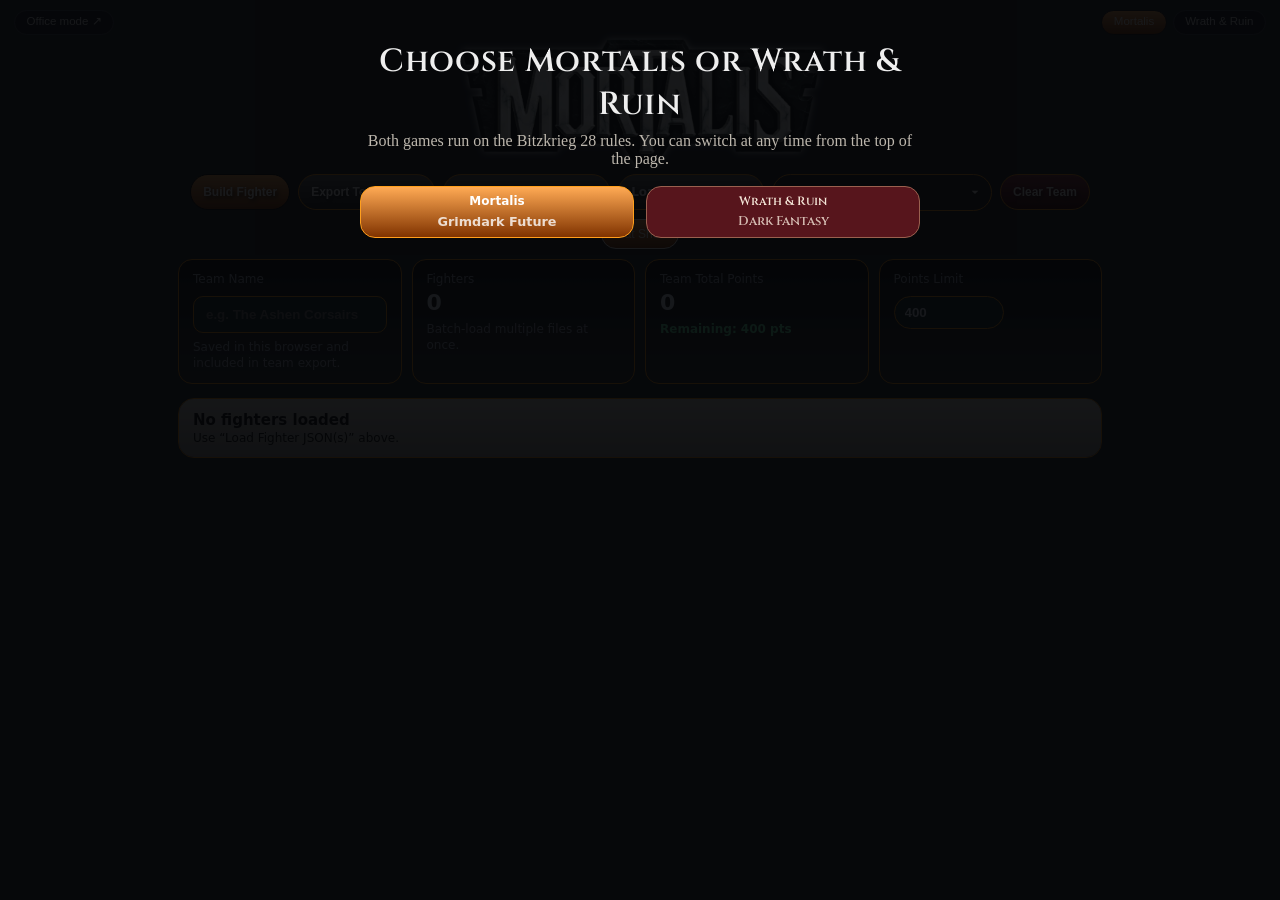
<file: roster.html>
<!DOCTYPE html>
<html lang="en">
<head>
  <meta charset="UTF-8" />
  <meta name="viewport" content="width=device-width, initial-scale=1, viewport-fit=cover" />
  <title>Team / Warband Builder</title>
  <script src="data/bitzkrieg_data.js"></script>
  <script src="data/b28_ui.js"></script>
  <script>document.title = B28.T.rosterTitle;</script>
  <link rel="stylesheet" href="https://fonts.googleapis.com/css2?family=Cinzel:wght@400;500;600;700;800&family=Libre+Baskerville:wght@400;700&display=swap">
  <style>/* ===== MORTALIS skin ===== */
html.game-mortalis{
    --bg:#0b0f14; --panel:linear-gradient(0deg, rgba(35,41,43,1), rgba(0,0,0,1)); --panel2:#3D3D3D;--panel3: linear-gradient(180deg, rgba(255,170,84,1), rgba(128,51,0,1));
    
    --text:#e9f0ff;--text2:#fff; --muted:#a7b2c6;

    
    --line:#FC970D;
   --line2:#000000;
    --accent:#42d3ff; --danger:#ff5c73; --ok:#66ffb3;
  }
html.game-mortalis *{box-sizing:border-box}
html.game-mortalis body{margin:0;font-family:system-ui,-apple-system,Segoe UI,Roboto,Ubuntu,Cantarell,Noto Sans,sans-serif;background:#1D2024;color:var(--text)}
html.game-mortalis .wrap{max-width:960px;margin:0 auto;padding:18px}
html.game-mortalis .topbar{
  display:flex;
  flex-direction:column;          
  align-items:center;             
  gap:6px;                        
  margin-bottom:8px;              
}
html.game-mortalis .headerLogo{
  width:100%;
  display:flex;
  justify-content:center;
  align-items:center;
}
html.game-mortalis .headerLogo img{
  height:150px;
  width:499px;
  object-fit:contain;
  display:block;
}
html.game-mortalis .title{display:flex;flex-direction:column;gap:2px}
html.game-mortalis .title h1{margin:0;font-size:25px;letter-spacing:.3px}
html.game-mortalis .title .sub{color:var(--muted);font-size:12px}
html.game-mortalis .controls{
  display:flex;
  gap:8px;
  flex-wrap:wrap;
  justify-content:center;
  align-items:center;
  width:100%;
  margin-top:0;
}
html.game-mortalis button, html.game-mortalis .btn{
    background:var(--panel3); color:var(--text2);
    border:1px solid; var(--line2); border-radius:15px;
    padding:7px 9px; cursor:pointer; font-weight:500;
    font-size: 12px;
  }
html.game-mortalis button.danger{
    background:linear-gradient(180deg, rgba(140,48,62,1), rgb(56, 0, 0)); color:var(--text2);
    border:1px solid; Border-color:#FC970D; border-radius:999px;text-shadow: #000000 2px 2px 4px;
    padding:10px 12px; cursor:pointer; font-weight:700;
    font-size: 12px;
  }
html.game-mortalis button:hover{background: #ffa200}
html.game-mortalis button.danger:hover{background: #d30000}
html.game-mortalis button.accent{border-color:var(--line2);font-size: 12px;font-weight: 700;text-shadow: #000000 2px 2px 4px; padding:10px 12px;border-radius:999px;}
html.game-mortalis button.accent:hover{filter:brightness(1.06)}
html.game-mortalis button.accent2{border-color:var(--line);font-size: 12px;font-weight: 700;text-shadow: #000000 2px 2px 4px; padding:10px 12px;border-radius:999px;background:linear-gradient(180deg, rgb(98, 98, 98), rgb(24, 24, 24));}
html.game-mortalis button.accent2:hover{background: #ffa200}
html.game-mortalis input[type="file"]{display:none}
html.game-mortalis .pill{
    display:inline-flex;align-items:center;gap:8px;
    padding:10px 12px;border-radius:999px;border:1px solid var(--line);
    background:linear-gradient(180deg, rgb(98, 98, 98), rgb(24, 24, 24));
    color:var(--text); font-weight:700;
    font-size: 12px;
    cursor:pointer;
    text-shadow: #000000 2px 2px 4px;
  }
html.game-mortalis .pill2{
    display:inline-flex;align-items:center;gap:8px;
    padding:10px 12px;border-radius:999px;border:1px solid var(--line);
    background:rgba(17,24,35,.7);
    color:var(--text); font-weight:700;
    cursor:pointer;
  }
html.game-mortalis .pill:hover{background: #ffa200}
html.game-mortalis #prebuiltTeamSelect{
  border-radius:999px;
  padding:10px 30px 10px 12px; 
  background:linear-gradient(180deg, rgb(98, 98, 98), rgb(24, 24, 24));
  color:var(--text);
  font-weight:700;
  border:1px solid var(--line);
  cursor:pointer;
  text-shadow: #000000 2px 2px 4px;

  width: 220px;          
  appearance: none;      
  -webkit-appearance: none;
  -moz-appearance: none;

  background-image: url("data:image/svg+xml;utf8,<svg fill='white' height='24' viewBox='0 0 24 24' width='24' xmlns='http://www.w3.org/2000/svg'><path d='M7 10l5 5 5-5z'/></svg>");
  background-repeat: no-repeat;
  background-position: right 8px center; 
  background-size: 16px;
}
html.game-mortalis .statsRow{display:grid;grid-template-columns:1fr;gap:10px;margin:10px 0 14px}
@media (min-width:900px){
html.game-mortalis .statsRow{grid-template-columns:repeat(auto-fit, minmax(220px, 1fr))}
}
html.game-mortalis .statCard{
    background:var(--panel); border:1px solid var(--line);
    border-radius:14px; padding:12px 14px; min-height:92px;
  }
html.game-mortalis .statCard .label{color:var(--muted);font-size:12px}
html.game-mortalis .statCard .value{font-size:22px;font-weight:900;margin-top:4px}
html.game-mortalis .statCard .notice{color:var(--muted);font-size:12px;line-height:1.35;margin-top:6px}
html.game-mortalis .rowInline{display:flex;gap:8px;flex-wrap:wrap;align-items:center;margin-top:8px}
html.game-mortalis .field, html.game-mortalis select{
    background:#0E2226;
    border:1px solid var(--line);
    border-radius:999px;
    padding:8px 10px;
    color:var(--text);
    font-weight:800;
    outline:none;
  }
html.game-mortalis select option{color:#0b0f14}
html.game-mortalis .field{width:110px}
html.game-mortalis .smallField{width:90px}
html.game-mortalis .stepBtn{
  width:40px;
  height:40px;
  border-radius:10px;
  padding:0;
  display:inline-flex;
  align-items:center;
  justify-content:center;
  font-weight:900;
  line-height:1;
}
html.game-mortalis .grid{display:grid;grid-template-columns:1fr;gap:10px}
@media (min-width:900px){
html.game-mortalis .grid{grid-template-columns:1fr 1fr}
}
html.game-mortalis .fighter{
    background:rgba(17,24,35,.8);
    border:1px solid var(--line);
    border-radius:16px; overflow:hidden;
  }
html.game-mortalis .fighterHead{
    display:flex;align-items:center;justify-content:space-between;
    gap:10px;padding:12px 14px;background:linear-gradient(180deg, rgba(224,221,213,1), rgba(158,156,152,1));
  }
html.game-mortalis .fighterHead .left{display:flex;flex-direction:column;gap:2px;min-width:0}
html.game-mortalis .fighterHead .name{color:#000000;font-weight:900;font-size:15px;white-space:nowrap;overflow:hidden;text-overflow:ellipsis;max-width:520px}
html.game-mortalis .fighterHead .meta{color:#000000;font-size:12px;white-space:nowrap;overflow:hidden;text-overflow:ellipsis;max-width:520px}
html.game-mortalis .fighterHead .right{display:flex;flex-direction:column;align-items:flex-end;gap:6px;flex:0 0 auto}
html.game-mortalis .fighterHead .actionsRow{display:flex;gap:8px;align-items:center;justify-content:flex-end;flex-wrap:wrap}
html.game-mortalis .costTag{
    font-weight:900;
    border:1px solid var(--line);
    padding:6px 10px;
    border-radius:999px;
    background:#fff;
    color:#000000
  }
html.game-mortalis details{border-top:1px solid var(--line)}
html.game-mortalis details summary{list-style:none;cursor:pointer;padding:10px 14px;color:var(--muted);user-select:none}
html.game-mortalis details summary::-webkit-details-marker{display:none}
html.game-mortalis .body{padding:12px 14px;display:grid;gap:10px}
html.game-mortalis .section{
    background:rgba(17,24,35,.55);
    border:1px solid var(--line);
    border-radius:14px;
    padding:10px 12px
  }
html.game-mortalis .section h3{margin:0 0 6px;font-size:12px;letter-spacing:.4px;color:var(--muted);text-transform:uppercase}
html.game-mortalis .row{display:flex;justify-content:space-between;gap:12px;padding:6px 0;border-bottom:1px dashed rgba(0,115,107,.55)}
html.game-mortalis .row:last-child{border-bottom:none}
html.game-mortalis .row .l{min-width:0}
html.game-mortalis .row .l b{font-weight:900}
html.game-mortalis .row .l .small{color:var(--muted);font-size:12px;margin-top:2px;line-height:1.25}
html.game-mortalis .row .r{white-space:nowrap;font-weight:900}
html.game-mortalis .kvs{display:flex;gap:10px;flex-wrap:wrap}
html.game-mortalis .kv{
    border:1px solid var(--line);
    border-radius:12px;
    padding:8px 10px;
    background:rgba(17,24,35,.35)
  }
html.game-mortalis .kv .k{color:var(--muted);font-size:11px}
html.game-mortalis .kv .v{font-size:14px;font-weight:900;margin-top:2px}
html.game-mortalis .muted{color:var(--muted)}
html.game-mortalis .notice{color:var(--muted);font-size:12px;line-height:1.35;margin-top:6px}
html.game-mortalis .error{color:var(--danger);font-weight:800}
html.game-mortalis .ok{color:var(--ok);font-weight:900}
html.game-mortalis .toggle{display:flex;align-items:center;gap:8px;color:var(--muted);font-size:13px}
html.game-mortalis .toggle input{transform:scale(1.1)}
</style>
  <style>/* ===== WRATH & RUIN skin ===== */
html.game-wr{
    --bg:#0b0f14; --panel:linear-gradient(180deg, rgba(50,105,122,1), rgba(28,63,74,.5)); --panel2:#3D3D3D;--panel3: linear-gradient(180deg, rgba(0,133,123,1), rgba(0,0,0,1));
    
    --text:#e9f0ff;--text2:#fff; --muted:#E3E3E3;

    
    --line:#54968F;
   --line2:#000000;
    --accent:#42d3ff; --danger:#ff5c73; --ok:#66ffb3;
  }
html.game-wr *{box-sizing:border-box}
html.game-wr body{margin:0;font-family:system-ui,-apple-system,Segoe UI,Roboto,Ubuntu,Cantarell,Noto Sans,sans-serif;background:#1D2024;color:var(--text)}
html.game-wr .wrap{max-width:960px;margin:0 auto;padding:18px}
html.game-wr .topbar{
  display:flex;
  flex-direction:column;          
  align-items:center;             
  gap:6px;                        
  margin-bottom:8px;              
}
html.game-wr .headerLogo{
  width:100%;
  display:flex;
  justify-content:center;
  align-items:center;
}
html.game-wr .headerLogo img{
  height:150px;
  width:499px;
  object-fit:contain;
  display:block;
}
html.game-wr .title{display:flex;flex-direction:column;gap:2px}
html.game-wr .title h1{margin:0;font-size:25px;letter-spacing:.3px}
html.game-wr .title .sub{color:var(--muted);font-size:12px}
html.game-wr .controls{
  display:flex;
  gap:8px;
  flex-wrap:wrap;
  justify-content:center;
  align-items:center;
  width:100%;
  margin-top:0;
}
html.game-wr button, html.game-wr .btn{
    background:var(--panel3); color:var(--text2);
    border:1px solid; var(--line2); border-radius:15px;
    padding:7px 9px; cursor:pointer; font-weight:500;
    font-size:11px;
  }
html.game-wr button.danger{
    background:linear-gradient(180deg, rgba(140,48,62,1), rgb(56, 0, 0)); color:var(--text2);
    border:1px solid; Border-color:#000000; border-radius:999px;text-shadow: #000000 2px 2px 4px;
    padding:8px 8px; cursor:pointer; font-weight:700;
    font-size:11px;
  }
html.game-wr button:hover{background: #7DB6B8}
html.game-wr button.danger:hover{background: #d30000}
html.game-wr button.accent{border-color:var(--line2);font-size:11px;font-weight: 700;text-shadow: #000000 2px 2px 4px; padding:8px 8px;border-radius:999px;}
html.game-wr button.accent:hover{filter:brightness(1.06)}
html.game-wr button.accent2{border-color:var(--line);font-size:11px;font-weight: 700;text-shadow: #000000 2px 2px 4px; padding:8px 8px;border-radius:999px;background:rgba(17,24,35,.7);}
html.game-wr button.accent2:hover{background: #7DB6B8}
html.game-wr input[type="file"]{display:none}
html.game-wr .pill{
    display:inline-flex;align-items:center;gap:8px;
    padding:9px 9px;border-radius:999px;border:1px solid var(--line);
    background:rgba(17,24,35,.7);
    color:var(--text); font-weight:700;
    font-size:11px;
    cursor:pointer;
    text-shadow: #000000 2px 2px 4px;
  }
html.game-wr .pill2{
    display:inline-flex;align-items:center;gap:8px;
    padding:8px 8px;border-radius:999px;border:1px solid var(--line);
    background:rgba(17,24,35,.7);
    color:var(--text); font-weight:700;
    cursor:pointer;
  }
html.game-wr .pill:hover{background: #7DB6B8}
html.game-wr #prebuiltTeamSelect{
  border-radius:999px;
  padding:10px 30px 10px 12px; 
  background:rgba(17,24,35,.7);
  color:var(--text);
  font-weight:700;
  border:1px solid var(--line);
  cursor:pointer;
  text-shadow: #000000 2px 2px 4px;

  width: 220px;          
  appearance: none;      
  -webkit-appearance: none;
  -moz-appearance: none;

  background-image: url("data:image/svg+xml;utf8,<svg fill='white' height='24' viewBox='0 0 24 24' width='24' xmlns='http://www.w3.org/2000/svg'><path d='M7 10l5 5 5-5z'/></svg>");
  background-repeat: no-repeat;
  background-position: right 8px center; 
  background-size: 16px;
}
html.game-wr .statsRow{display:grid;grid-template-columns:1fr;gap:10px;margin:10px 0 14px}
@media (min-width:900px){
html.game-wr .statsRow{grid-template-columns:repeat(auto-fit, minmax(220px, 1fr))}
}
html.game-wr .statCard{
    background:var(--panel); border:1px solid var(--line);
    border-radius:14px; padding:12px 14px; min-height:92px;
  }
html.game-wr .statCard .label{color:var(--muted);font-size:12px}
html.game-wr .statCard .value{font-size:22px;font-weight:900;margin-top:4px}
html.game-wr .statCard .notice{color:var(--muted);font-size:11px;line-height:1.35;margin-top:6px}
html.game-wr .rowInline{display:flex;gap:8px;flex-wrap:wrap;align-items:center;margin-top:8px}
html.game-wr .field, html.game-wr select{
    background:#0E2226;
    border:1px solid var(--line);
    border-radius:999px;
    padding:8px 10px;
    color:var(--text);
    font-weight:800;
    outline:none;
  }
html.game-wr select option{color:#0b0f14}
html.game-wr .field{width:110px}
html.game-wr .smallField{width:90px}
html.game-wr .stepBtn{
  width:40px;
  height:40px;
  border-radius:10px;
  padding:0;
  display:inline-flex;
  align-items:center;
  justify-content:center;
  font-weight:900;
  line-height:1;
}
html.game-wr .grid{display:grid;grid-template-columns:1fr;gap:10px}
@media (min-width:900px){
html.game-wr .grid{grid-template-columns:1fr 1fr}
}
html.game-wr .fighter{
    background:rgba(17,24,35,.8);
    border:1px solid var(--line);
    border-radius:16px; overflow:hidden;
  }
html.game-wr .fighterHead{
    display:flex;align-items:center;justify-content:space-between;
    gap:10px;padding:12px 14px;background:linear-gradient(180deg, rgba(224,221,213,1), rgba(158,156,152,1));
  }
html.game-wr .fighterHead .left{display:flex;flex-direction:column;gap:2px;min-width:0}
html.game-wr .fighterHead .name{color:#000000;font-weight:900;font-size:15px;white-space:nowrap;overflow:hidden;text-overflow:ellipsis;max-width:520px}
html.game-wr .fighterHead .meta{color:#000000;font-size:11px;white-space:nowrap;overflow:hidden;text-overflow:ellipsis;max-width:520px}
html.game-wr .fighterHead .right{display:flex;flex-direction:column;align-items:flex-end;gap:6px;flex:0 0 auto}
html.game-wr .fighterHead .actionsRow{display:flex;gap:8px;align-items:center;justify-content:flex-end;flex-wrap:wrap}
html.game-wr .costTag{
    font-weight:900;
    border:1px solid var(--line);
    padding:6px 10px;
    border-radius:999px;
    background:#fff;
    color:#000000
  }
html.game-wr details{border-top:1px solid var(--line)}
html.game-wr details summary{list-style:none;cursor:pointer;padding:10px 14px;color:var(--muted);user-select:none}
html.game-wr details summary::-webkit-details-marker{display:none}
html.game-wr .body{padding:12px 14px;display:grid;gap:10px}
html.game-wr .section{
    background:rgba(17,24,35,.55);
    border:1px solid var(--line);
    border-radius:14px;
    padding:10px 12px
  }
html.game-wr .section h3{margin:0 0 6px;font-size:11px;letter-spacing:.4px;color:var(--muted);text-transform:uppercase}
html.game-wr .row{display:flex;justify-content:space-between;gap:12px;padding:6px 0;border-bottom:1px dashed rgba(0,115,107,.55)}
html.game-wr .row:last-child{border-bottom:none}
html.game-wr .row .l{min-width:0}
html.game-wr .row .l b{font-weight:900}
html.game-wr .row .l .small{color:var(--muted);font-size:11px;margin-top:2px;line-height:1.25}
html.game-wr .row .r{white-space:nowrap;font-weight:900}
html.game-wr .kvs{display:flex;gap:10px;flex-wrap:wrap}
html.game-wr .kv{
    border:1px solid var(--line);
    border-radius:12px;
    padding:8px 10px;
    background:rgba(17,24,35,.35)
  }
html.game-wr .kv .k{color:var(--muted);font-size:11px}
html.game-wr .kv .v{font-size:14px;font-weight:900;margin-top:2px}
html.game-wr .muted{color:var(--muted)}
html.game-wr .notice{color:var(--muted);font-size:11px;line-height:1.35;margin-top:6px}
html.game-wr .error{color:var(--danger);font-weight:800}
html.game-wr .ok{color:var(--ok);font-weight:900}
html.game-wr .toggle{display:flex;align-items:center;gap:8px;color:var(--muted);font-size:13px}
html.game-wr .toggle input{transform:scale(1.1)}
html.game-wr{--wr-bg:#17191b;--wr-panel:#202326;--wr-ink:#e9dfcf;--wr-muted:#a9a39a;--wr-bronze:#786047;--wr-bright:#a58a64;--wr-red:#57151c;--wr-red-hover:#78232b;}
html.game-wr body{background:var(--wr-bg)!important;color:var(--wr-ink)!important;}
html.game-wr button, html.game-wr input, html.game-wr select, html.game-wr label{font-family:inherit;}
html.game-wr button{transition:background-color .15s,border-color .15s;}
html.game-wr input[type=checkbox]{accent-color:#8c3438;}
html.game-wr input[type=text], html.game-wr input[type=number], html.game-wr select{color:var(--wr-ink);background:#141618;border-color:#67543e;}
html.game-wr{--bg:#17191b;--panel:#202326;--panel2:#202326;--panel3:#57151c;--text:#e9dfcf;--text2:#f1e6d8;--muted:#aaa397;--line:#786047;--line2:#574536;--accent:#a58a64;--danger:#ba6969;--ok:#9dbb9c;}
html.game-wr .wrap{color:var(--wr-ink);}
html.game-wr .headerLogo{min-height:95px;margin:4px auto 12px;}
html.game-wr .headerLogo img{display:none;}
html.game-wr .headerLogo::before{content:'THE FIGHTER FORGE';font-family:'Cinzel',Georgia,serif;font-size:clamp(1.55rem,5vw,2.7rem);font-weight:700;letter-spacing:.045em;color:#e6d7bf;text-align:center;text-shadow:0 2px 0 #090a0a;display:block;border-bottom:1px solid #806549;padding:15px 18px 13px;}
html.game-wr button, html.game-wr .btn, html.game-wr .pill, html.game-wr .pill2{background:#261c1d;color:#f1e6d8;border:1px solid #745b46;border-radius:4px;text-shadow:none;font-weight:600;}
html.game-wr button.accent, html.game-wr button.danger{background:#57151c;color:#f3e6d7;border:1px solid #8b5047;border-radius:4px;text-shadow:none;}
html.game-wr button.accent2{background:#25201e;color:#f3e6d7;border:1px solid #745b46;border-radius:4px;text-shadow:none;}
html.game-wr button:hover, html.game-wr button.accent:hover, html.game-wr button.accent2:hover, html.game-wr .pill:hover{background:#78232b;color:#fff;}
html.game-wr button.danger:hover{background:#902e35;}
html.game-wr #prebuiltTeamSelect, html.game-wr .field, html.game-wr select{border-radius:4px;background-color:#181a1c;color:#e9dfcf;text-shadow:none;}
html.game-wr .statCard, html.game-wr .fighter, html.game-wr .section, html.game-wr .kv{background:#202326;border:1px solid #66543f;border-radius:5px;}
html.game-wr .statCard .label, html.game-wr .section h3, html.game-wr .kv .k{font-family:'Cinzel',Georgia,serif;color:#d9c4a5;letter-spacing:.02em;}
html.game-wr .statCard .value, html.game-wr .kv .v{color:#eee2d0;}
html.game-wr .fighterHead{background:#292526;border-bottom:1px solid #786047;}
html.game-wr .fighterHead .name{font-family:'Cinzel',Georgia,serif;color:#e9d9bd;}
html.game-wr .fighterHead .meta{color:#b7a998;}
html.game-wr .costTag{background:#1b1c1e;color:#eadbc6;border:1px solid #786047;border-radius:4px;}
html.game-wr .row{border-bottom-color:#494037;}
html.game-wr .row .l b{color:#d8be94;}
html.game-wr #warbandName{background:#161819!important;border-color:#786047!important;color:#f1e7d8!important;border-radius:4px!important;}
@media(max-width:600px){
html.game-wr .headerLogo{min-height:65px}
html.game-wr .headerLogo::before{padding:10px 5px}
}
html.game-wr .wrap{font-family:Georgia,'Times New Roman',serif;}
html.game-wr .wrap button, html.game-wr .wrap input, html.game-wr .wrap select, html.game-wr .wrap label, html.game-wr .wrap .pill, html.game-wr .wrap .pill2, html.game-wr .wrap .btn{font-family:Georgia,'Times New Roman',serif;}
html.game-wr .wrap .headerLogo::before{font-family:'Cinzel',Georgia,serif;font-weight:800;}
html.game-wr .wrap .title h1, html.game-wr .wrap .statCard .label, html.game-wr .wrap .section h3, html.game-wr .wrap .kv .k, html.game-wr .wrap .fighterHead .name{font-family:'Cinzel',Georgia,serif;font-weight:700;letter-spacing:.012em;}
html.game-wr .wrap .fighterHead .meta, html.game-wr .wrap .row .small, html.game-wr .wrap .notice{font-family:Georgia,'Times New Roman',serif;}
html.game-wr .wrap .headerLogo::before{font-weight:500;}
html.game-wr .wrap .title h1, html.game-wr .wrap .statCard .label, html.game-wr .wrap .section h3, html.game-wr .wrap .kv .k, html.game-wr .wrap .fighterHead .name{font-weight:500;}
html.game-wr .wrap{font-size:15px;line-height:1.45;}
html.game-wr .wrap button, html.game-wr .wrap .btn, html.game-wr .wrap .pill, html.game-wr .wrap .pill2, html.game-wr .wrap select, html.game-wr .wrap .field{font-size:13px;line-height:1.3;}
html.game-wr .wrap button, html.game-wr .wrap .btn, html.game-wr .wrap .pill, html.game-wr .wrap .pill2{padding:9px 11px;}
html.game-wr .wrap .statCard .label, html.game-wr .wrap .section h3, html.game-wr .wrap .kv .k{font-size:13px;}
html.game-wr .wrap .statCard .value{font-size:25px;}
html.game-wr .wrap .kv .v{font-size:16px;}
html.game-wr .wrap .statCard .notice, html.game-wr .wrap .notice, html.game-wr .wrap .row .l .small, html.game-wr .wrap .fighterHead .meta, html.game-wr .wrap .title .sub{font-size:13px;line-height:1.45;}
html.game-wr .wrap .fighterHead .name{font-size:17px;}
html.game-wr .wrap .row, html.game-wr .wrap details summary, html.game-wr .wrap .toggle{font-size:14px;}
html.game-wr .wrap .row .r{font-size:14px;}
html.game-wr .wrap .costTag{font-size:14px;}
html.game-wr .wrap #prebuiltTeamSelect{width:235px;}
html.game-wr .wrap .topbar .controls button, html.game-wr .wrap .topbar .controls .pill, html.game-wr .wrap .topbar .controls .pill2, html.game-wr .wrap .topbar .controls select{
  font-family:Georgia,'Times New Roman',serif;
  font-size:.85rem;
  font-weight:400;
  line-height:normal;
  letter-spacing:normal;
}
html.game-wr .wrap .topbar .controls button, html.game-wr .wrap .topbar .controls .pill, html.game-wr .wrap .topbar .controls .pill2{padding:.3rem .75rem;}
html.game-wr body{background:#17191b!important;}
html.game-wr .wrap .statCard, html.game-wr .wrap .fighter, html.game-wr .wrap .section{
  background:linear-gradient(145deg,#1c2428 0%,#171e22 62%,#151b1f 100%);
  border-color:#67523a;
  box-shadow:inset 0 1px 2px rgba(192,165,120,.055),inset 0 -8px 20px rgba(0,0,0,.16);
}
html.game-wr .wrap .kv, html.game-wr .wrap .costTag, html.game-wr .wrap .field, html.game-wr .wrap #prebuiltTeamSelect, html.game-wr .wrap #warbandName{
  background:linear-gradient(145deg,#161d21,#111619)!important;
  border-color:#786047!important;
  box-shadow:inset 0 2px 6px rgba(0,0,0,.45),inset 0 1px 0 rgba(199,174,132,.075);
}
html.game-wr .wrap .fighterHead{
  background:linear-gradient(145deg,#2b191b 0%,#231619 62%,#1b1416 100%);
  border-bottom:1px solid #876047;
  box-shadow:inset 0 2px 8px rgba(0,0,0,.42),inset 0 1px 0 rgba(171,109,89,.10);
}
html.game-wr .wrap .fighterHead .name{color:#e1c28f;}
html.game-wr .wrap button, html.game-wr .wrap .btn, html.game-wr .wrap .pill, html.game-wr .wrap .pill2{
  box-shadow:inset 0 2px 5px rgba(0,0,0,.34);
}
html.game-wr .wrap button.accent, html.game-wr .wrap button.danger{
  box-shadow:inset 0 1px 5px rgba(0,0,0,.28);
}
html.game-wr .wrap details summary{background:rgba(13,19,22,.35);}
html.game-wr .wrap .headerLogo{ width:100%; min-height:0; margin:0 auto 0; padding:0; display:flex; justify-content:center; align-items:center; }
html.game-wr .wrap .headerLogo::before{ content:none !important; display:none !important; }
html.game-wr .wrap .headerLogo img{ display:block !important; width:min(75%, 637.5px); height:auto; max-width:100%; object-fit:contain; }
@media(max-width:600px){
html.game-wr .wrap .headerLogo{ margin-bottom:0; }
}
html.game-wr .wrap .topbar{ gap:0; margin-bottom:8px; }
html.game-wr .wrap .topbar .controls{ margin-top:0; }
html.game-wr .wrap .topbar .controls > button, html.game-wr .wrap .topbar .controls > label.pill, html.game-wr .wrap .topbar .controls > label.pill2, html.game-wr .wrap .topbar .controls > #prebuiltTeamSelect{
  height:40px;
  min-height:40px;
  box-sizing:border-box;
  font-family:Georgia,'Times New Roman',serif;
  font-size:13px;
  font-weight:400;
  line-height:18px;
  padding:10px 12px;
  display:inline-flex;
  align-items:center;
  justify-content:center;
  white-space:nowrap;
}
html.game-wr .wrap .topbar .controls > #prebuiltTeamSelect{
  display:block;
  padding:9px 30px 9px 12px;
  width:235px;
  border-radius:4px;
}
</style>
  <style>/* ===== Game chooser ===== */
.b28-chooser{display:flex;align-items:center;justify-content:center;gap:8px;flex-wrap:wrap;margin:0 auto 12px;padding:8px 10px;border-radius:10px;font-size:.9rem}
.b28-chooser-label{font-weight:600;margin-right:4px}
.b28-game-btn{cursor:pointer;padding:.35rem .9rem;border-radius:999px;font-size:.9rem;font-weight:600;line-height:1.2}
html.game-mortalis .b28-chooser{background:linear-gradient(0deg,rgba(35,41,43,1),rgba(0,0,0,1));border:1px solid #ff9f1c;color:#DFE4EB;font-family:system-ui,-apple-system,"Segoe UI",sans-serif}
html.game-mortalis .b28-game-btn{background:#101216;border:1px solid #374151;color:#e5e7eb}
html.game-mortalis .b28-game-btn:hover{border-color:#ff9f1c}
html.game-mortalis .b28-game-btn.active{background:linear-gradient(180deg,rgba(255,170,84,1),rgba(128,51,0,1));color:#fff;border-color:#101213}
html.game-wr .b28-chooser{background:linear-gradient(145deg,#161d21,#111619);border:1px solid #786047;border-radius:5px;color:#e7d9c3;font-family:Georgia,"Times New Roman",serif}
html.game-wr .b28-chooser-label{font-family:"Cinzel",Georgia,serif;font-weight:500}
html.game-wr .b28-game-btn{background:#17191b;border:1px solid #695640;border-radius:4px;color:#dfd5c6;font-family:"Cinzel",Georgia,serif;font-weight:600}
html.game-wr .b28-game-btn:hover{background:#34302d}
html.game-wr .b28-game-btn.active{background:#57151c;color:#f4e5d7;border-color:#9a604f}
/* First visit: full-screen "Choose Mortalis or Wrath & Ruin" */
.b28-welcome{position:fixed;inset:0;z-index:99999;display:flex;align-items:flex-start;justify-content:center;padding:40px 16px 16px;overflow-y:auto;background:rgba(5,6,8,.92)}
.b28-welcome-box{max-width:560px;width:100%;text-align:center;color:#eee;font-family:Georgia,"Times New Roman",serif}
.b28-welcome-box h1{font-family:"Cinzel",Georgia,serif;font-weight:600;font-size:clamp(1.3rem,4.5vw,2rem);margin:0 0 6px;letter-spacing:.02em}
.b28-welcome-box p{margin:0 0 18px;color:#bdb7ad}
.b28-welcome-choices{display:grid;grid-template-columns:1fr 1fr;gap:12px}
@media(max-width:480px){.b28-welcome-choices{grid-template-columns:1fr}}
.b28-welcome-choice{cursor:pointer;border-radius:10px;padding:18px 12px;text-align:center;font-size:1.25rem;line-height:1.3}
.b28-welcome-choice small{display:block;font-size:.8rem;opacity:.8;margin-top:4px}
.b28-welcome-choice.mortalis{background:linear-gradient(180deg,rgba(255,170,84,1),rgba(128,51,0,1));border:1px solid #ff9f1c;color:#fff;font-family:system-ui,-apple-system,"Segoe UI",sans-serif;font-weight:700}
.b28-welcome-choice.wr{background:#57151c;border:1px solid #9a604f;color:#f4e5d7;font-family:"Cinzel",Georgia,serif;font-weight:600}
.b28-welcome-choice:hover{filter:brightness(1.15)}

.wrap .b28-chooser{margin:0 auto 10px}
</style>
  <style>/* ===== Discreet game switch: two small buttons, top right ===== */
    html .b28-chooser{display:flex;justify-content:flex-end;align-items:center;max-width:none;width:auto;margin:0 0 6px 0!important;padding:0!important;background:none!important;border:0!important;box-shadow:none!important;gap:6px;flex-wrap:nowrap}
    html .b28-chooser.b28-chooser-float{position:absolute;top:10px;right:14px;z-index:50;margin:0!important}
    html .b28-chooser .b28-fullpage-btn{margin-right:auto}
    html .b28-chooser.b28-chooser-float{left:14px;pointer-events:none}
    html .b28-chooser.b28-chooser-float > *{pointer-events:auto}
    @media (max-width:640px){html .b28-chooser .b28-fullpage-btn{font-size:.8rem!important;padding:.35rem .8rem!important}}
    html .b28-chooser-label{position:absolute!important;width:1px;height:1px;overflow:hidden;clip:rect(0 0 0 0);white-space:nowrap}
    html .b28-chooser .b28-game-btn{font-size:.72rem!important;padding:.28rem .72rem!important;line-height:1.2!important;min-height:0!important}
    html .headerLogo img{width:auto!important;height:auto!important;max-width:100%!important;max-height:150px!important}
    @media (max-width:640px){html .b28-chooser.b28-chooser-float{position:static;justify-content:center;margin:0 auto 8px!important}}
  </style>
  <!-- Home-screen app (icon, full screen, offline) -->
  <link rel="manifest" href="manifest.webmanifest" />
  <link rel="icon" type="image/png" sizes="32x32" href="icons/icon-32.png" />
  <link rel="apple-touch-icon" href="icons/apple-touch-icon.png" />
  <meta name="theme-color" content="#0f1216" />
  <meta name="mobile-web-app-capable" content="yes" />
  <meta name="apple-mobile-web-app-capable" content="yes" />
  <meta name="apple-mobile-web-app-title" content="Fighter Forge" />
  <meta name="apple-mobile-web-app-status-bar-style" content="black-translucent" />
  <link rel="stylesheet" href="data/b28_phone.css" />
  <script src="data/b28_app.js" defer></script>
</head>
<body>
  <div class="wrap">
<div class="b28-chooser b28-chooser-float" role="group" aria-label="Choose your game">
  <span class="b28-chooser-label">Choose your game:</span>
  <button type="button" class="b28-game-btn" data-game="mortalis">Mortalis</button>
  <button type="button" class="b28-game-btn" data-game="wr">Wrath &amp; Ruin</button>
</div>
<div class="topbar">
  <div class="headerLogo">
    <img id="b28Logo" src="" alt="Fighter Forge Logo"><script>document.getElementById("b28Logo").src = B28.asset("logo");</script>
  </div>
  <div class="controls">
        <button class="accent" id="addFighterBtn">Build Fighter</button>
        <button class="accent2" id="exportBtn" data-tpl="Export {team} (.json)">Export Team (.json)</button>
         <label class="pill" for="fileInput">Load Fighters (.json)</label>
        <input id="fileInput" type="file" multiple accept=".json,application/json" />
        <label class="pill" for="teamInput" data-tpl="Load {team} (.json)">Load Team (.json)</label>
        <input id="teamInput" type="file" accept=".json,application/json" />
        <select id="prebuiltTeamSelect" title="Load a prebuilt team">
          <option value="">Load Prebuilt Team...</option>
        </select>
        <button class="danger" id="clearBtn" data-tpl="Clear {team}">Clear Team</button>
        <button type="button" id="featSheetLink" onclick="location.href = 'feat_sheet.html?game=' + B28.gameKey">Feat Sheet</button>
      </div>
    </div>

    <div class="statsRow">

      <div class="statCard">
        <div class="label" data-tpl="{team} Name">Team Name</div>
        <div class="rowInline" style="margin-top:10px">
          <input id="warbandName" type="text"
                 placeholder="e.g. The Ashen Corsairs"
                 style="width:100%;min-width:0;background:#0E2226;border:1px solid var(--line);border-radius:10px;padding:10px 12px;color:var(--text);font-weight:900" />
        </div>
        <div class="notice">Saved in this browser and included in <span data-t="teamLower">team</span> export.</div>
      </div>
      <div class="statCard">
        <div class="label">Fighters</div>
        <div class="value" id="fighterCount">0</div>
        <div class="notice">Batch-load multiple files at once.</div>
      </div>

      <div class="statCard">
        <div class="label" data-tpl="{team} Total Points">Team Total Points</div>
        <div class="value" id="teamTotal">0</div>
        <div class="notice" id="limitNotice"></div>
      </div>

      <div class="statCard">
  <div class="label">Points Limit</div>
  <div class="rowInline" style="margin-top:10px">
    <input id="limitInput" class="field" type="number" min="0" step="1" value="400" title="0 disables limit"/>
    </div>
</div>

    </div>

    <div id="status" class="notice"></div>
    <div class="grid" id="list"></div>
  </div>

<script>
(() => {
  // Team entries: { id, sourceFileName, data }
  let team = [];

  const el = (id) => document.getElementById(id);
  const listEl = el("list");
  const statusEl = el("status");
  const teamTotalEl = el("teamTotal");
  const fighterCountEl = el("fighterCount");
  const limitInput = el("limitInput");
  const limitNotice = el("limitNotice");
  const warbandNameEl = el("warbandName");

  const WARBAND_KEY = (B28.gameKey === "mortalis") ? "dr_mortalis_teambuilder_warband_name_v1" : "wr_teambuilder_warband_name_v1";

  const fileInput = el("fileInput");
  const teamInput = el("teamInput");
  const exportBtn = el("exportBtn");
  const clearBtn = el("clearBtn");
  const prebuiltTeamSelect = el("prebuiltTeamSelect");


  const addFighterBtn = el("addFighterBtn");

  // ---- Prebuilt team dropdown ----
  // Put your exported team JSON files in a /teams/ folder next to this HTML file,
  // then edit/add entries below. Example URL: teams/ashen-corsairs.json
  const PREBUILT_TEAMS = B28.game.prebuilt;

  // ---- Current Mortalis rules library (mirrors builder data for roster recalculation) ----
  var STAT_CONFIG = [
        { key: "move",  label: "Move",  unit: '"', base: 6, min: 5, max: 8,  upCost: 4, downCost: 4, lowerIsBetter: false },
        { key: "def",   label: "DEF",   unit: "+", base: 9, min: 5, max: 11, upCost: 1, downCost: 1, lowerIsBetter: true  },
        { key: "ap",    label: "AP",    unit: "",  base: 2, min: 2, max: 3,  upCost: 7, downCost: 7, lowerIsBetter: false },
        { key: "hp",    label: "HP",    unit: "",  base: 7, min: 3, max: 99, upCost: 1, downCost: 1, lowerIsBetter: false },
        { key: "atk",   label: "ATK",   unit: "",  base: 3, min: 3, max: 5,  upCost: 2, downCost: 0, lowerIsBetter: false },
        { key: "fight", label: "Fight", unit: "+", base: 7, min: 5, max: 11, upCost: 2, downCost: 1, lowerIsBetter: true  },
        { key: "shoot", label: "Shoot", unit: "+", base: 7, min: 5, max: 11, upCost: 2, downCost: 1, lowerIsBetter: true  }
      ];

  const B28_LISTS = B28.lists();
  var CC_WEAPONS = B28_LISTS.CC_WEAPONS;

  var RANGED_WEAPONS = B28_LISTS.RANGED_WEAPONS;

  var RANGED_CATEGORIES = B28_LISTS.RANGED_CATEGORIES;

  var FIGHTER_ABILITIES = B28_LISTS.FIGHTER_ABILITIES;

  var LEADER_ABILITIES = B28_LISTS.LEADER_ABILITIES;

  var SPELLS = B28_LISTS.SPELLS;

  var EQUIPMENT = B28_LISTS.EQUIPMENT;

  function deepClone(obj) {
    try { return JSON.parse(JSON.stringify(obj)); }
    catch (e) { return null; }
  }

  function normalizeUpgrades(upgrades) {
    return {
      poison: !!(upgrades && upgrades.poison),
      enchanted: !!(upgrades && upgrades.enchanted),
      cursed: !!(upgrades && upgrades.cursed),
      truestrike: !!(upgrades && upgrades.truestrike),
      masterCrafted: !!(upgrades && upgrades.masterCrafted),
      boost: false /* Boost (1) upgrade removed */
    };
  }

  function findCurrentItem(srcArray, importedItem) {
    if (!Array.isArray(srcArray) || !importedItem) return null;
    let impId = (importedItem.id != null) ? String(importedItem.id) : "";
    let impName = (importedItem.name != null) ? String(importedItem.name) : "";
    // Legacy: Extremely Resilient was merged into Resilient.
    if (impId === "extremelyResilient") impId = "resilient";
    if (impName === "Extremely Resilient") impName = "Resilient";

    if (impId) {
      for (const it of srcArray) {
        if (String(it.id) === impId) return it;
      }
    }
    if (impName) {
      for (const it of srcArray) {
        if (String(it.name) === impName) return it;
      }
    }
    return null;
  }

  function rebindWeaponList(importedList, srcArray) {
    if (!Array.isArray(importedList)) return [];
    const out = [];
    for (const item of importedList) {
      if (!item || typeof item !== "object") continue;
      const current = findCurrentItem(srcArray, item);
      if (current) {
        const rebound = {
          id: current.id,
          name: current.name,
          baseProfile: current.profile,
          profile: current.profile,
          basePoints: current.points,
          points: current.points,
          upgrades: normalizeUpgrades(item.upgrades)
        };
        if (item.displayNameOverride != null && String(item.displayNameOverride).trim()) {
          rebound.displayNameOverride = String(item.displayNameOverride);
        }
        out.push(rebound);
      } else {
        const fallback = {
          id: item.id,
          name: item.name || "Unknown",
          baseProfile: item.baseProfile || item.profile || "",
          profile: item.baseProfile || item.profile || "",
          basePoints: (item.basePoints != null ? item.basePoints : (item.points || 0)),
          points: (item.basePoints != null ? item.basePoints : (item.points || 0)),
          upgrades: normalizeUpgrades(item.upgrades)
        };
        if (item.displayNameOverride != null && String(item.displayNameOverride).trim()) {
          fallback.displayNameOverride = String(item.displayNameOverride);
        }
        out.push(fallback);
      }
    }
    return out;
  }

  function rebindSimpleList(importedList, srcArray, isSpell) {
    if (!Array.isArray(importedList)) return [];
    const out = [];
    for (const item of importedList) {
      if (!item || typeof item !== "object") continue;
      const current = findCurrentItem(srcArray, item);
      if (current) {
        const rebound = {
          id: current.id,
          name: current.name,
          points: (isSpell ? 0 : (current.points || 0)),
          profile: current.profile,
          effect: current.effect,
          dynamicType: current.dynamicType,
          dynamicFactor: current.dynamicFactor,
          dynamicMin: current.dynamicMin,
          cv: current.cv,
          category: current.category || item.category
        };
        if (item.displayNameOverride != null && String(item.displayNameOverride).trim()) {
          rebound.displayNameOverride = String(item.displayNameOverride);
        }
        out.push(rebound);
      } else {
        const fallback = {
          id: item.id,
          name: item.name || "Unknown",
          points: (isSpell ? 0 : (item.points || 0)),
          profile: item.profile,
          effect: item.effect,
          dynamicType: item.dynamicType,
          dynamicFactor: item.dynamicFactor,
          cv: item.cv,
          category: item.category
        };
        if (item.displayNameOverride != null && String(item.displayNameOverride).trim()) {
          fallback.displayNameOverride = String(item.displayNameOverride);
        }
        out.push(fallback);
      }
    }
    return out;
  }

  function computeWeaponUpgradeCostFor(weapon) {
    if (!weapon || !weapon.upgrades) return 0;
    let count = 0;
    if (weapon.upgrades.poison) count++;
    if (weapon.upgrades.enchanted) count++;
    if (weapon.upgrades.cursed) count++;
    if (weapon.upgrades.truestrike) count++;
    if (weapon.upgrades.masterCrafted) count++;
    if (count === 0) return 0;
    return 2 + (count - 1) * 4;
  }


  // ===== Nov 2026 rules: toughness pricing, ability rules, legacy migration =====
  // Toughness: HP and DEF priced together = round(HP x DEF multiplier) - 7.
  var DEF_MULT = { 5: 1.47, 6: 1.33, 7: 1.20, 8: 1.10, 9: 1.00, 10: 0.92, 11: 0.84 };
  function toughnessCost (hp, def) {
    var m = DEF_MULT[def];
    if (m == null) m = 1;
    return Math.round((hp || 0) * m) - 7;
  }
  // Abilities that cannot be taken together.
  var ABILITY_EXCLUSIONS = [
    ["reanimation", "endlessHorde"],
    ["patientandReactive", "hyperAggressive"]
  ];
  function abilityNameById (id) {
    for (var i = 0; i < FIGHTER_ABILITIES.length; i++) if (FIGHTER_ABILITIES[i].id === id) return FIGHTER_ABILITIES[i].name;
    return id;
  }
  function abilityConflictMessage (newId, list) {
    for (var i = 0; i < ABILITY_EXCLUSIONS.length; i++) {
      var pair = ABILITY_EXCLUSIONS[i], other = null;
      if (pair[0] === newId) other = pair[1]; else if (pair[1] === newId) other = pair[0];
      if (!other) continue;
      for (var j = 0; j < (list || []).length; j++) {
        if (list[j] && list[j].id === other) {
          return abilityNameById(newId) + " cannot be combined with " + abilityNameById(other) + ".";
        }
      }
    }
    return null;
  }
  // Ranged weapons that may be fired twice (Pistols/Grenades and Light/Medium).
  function isDoubleShotWeaponId (id) {
    for (var i = 0; i < RANGED_CATEGORIES.length; i++) {
      var c = RANGED_CATEGORIES[i];
      if ((c.key === "pistols" || c.key === "light") && c.ids.indexOf(id) !== -1) return true;
    }
    return false;
  }
  // Clamp stats to current limits (e.g. old 4 AP Fighters load as 3 AP).
  function clampStatsToLimits (stats) {
    if (!stats) return;
    for (var i = 0; i < STAT_CONFIG.length; i++) {
      var c = STAT_CONFIG[i], v = stats[c.key];
      if (typeof v !== "number") continue;
      if (v > c.max) stats[c.key] = c.max;
      if (v < c.min) stats[c.key] = c.min;
    }
  }
  // Old "Hyper Aggressive" (shoot OR fight twice): Fighters without a Pistol/Light/Medium
  // ranged weapon could only use the melee half, so they become "Aggressive".
  var LEGACY_ABILITY_NAMES = { hyperAggressive: ["Hyper Aggressive"] };
  function migrateLegacyAbilities (imp) {
    if (!imp || !Array.isArray(imp.abilities)) return;
    var eligible = false, rw = imp.rangedWeapons || [];
    for (var i = 0; i < rw.length; i++) if (rw[i] && isDoubleShotWeaponId(rw[i].id)) eligible = true;
    for (var k = 0; k < imp.abilities.length; k++) {
      var ab = imp.abilities[k];
      if (!ab) continue;
      var legacy = (ab.id === "hyperAggressive" || ab.name === "Hyper Aggressive") &&
                   (ab.name == null || ab.name === "Hyper Aggressive");
      if (legacy) {
        if (!eligible) { ab.id = "aggressive"; ab.name = "Aggressive"; }
        else { ab.id = "hyperAggressive"; ab.name = "Sustained Fire"; }
      }
    }
  }
  function isLegacyNameFor (id, name) {
    var l = LEGACY_ABILITY_NAMES[id];
    return !!(l && l.indexOf(name) !== -1);
  }
  // Dynamic costs that depend on weapons / the whole Fighter.
  // Gunslinger costs the same as the Fighter's most expensive Pistol (Pistols/Grenades category)
  function maxPistolWeaponCost (f) {
    var cat = null, m = 0, rw = (f && f.rangedWeapons) || [];
    for (var ci = 0; ci < RANGED_CATEGORIES.length; ci++) if (RANGED_CATEGORIES[ci].key === "pistols") cat = RANGED_CATEGORIES[ci];
    for (var i = 0; i < rw.length; i++) {
      if (!rw[i] || !cat || cat.ids.indexOf(rw[i].id) === -1) continue;
      var p = Number(rw[i].points) || 0;
      if (p > m) m = p;
    }
    return m;
  }
  function maxRangedWeaponCost (f) {
    var m = 0, rw = f.rangedWeapons || [];
    for (var i = 0; i < rw.length; i++) {
      var p = (typeof rw[i].points === "number") ? rw[i].points : 0;
      if (p > m) m = p;
    }
    return m;
  }
  function applyPercentTotalAbilities (f) {
    // Total cost excluding the percentTotal abilities themselves.
    var p = f.points || {}, i;
    var pctSum = 0;
    for (i = 0; i < (f.abilities || []).length; i++) {
      if (f.abilities[i].dynamicType === "percentTotal" && typeof f.abilities[i].points === "number") pctSum += f.abilities[i].points;
    }
    var others = (p.base || 0) + (p.stats || 0) + (p.warlock || 0) + (p.ccWeapons || 0) +
                 (p.rangedWeapons || 0) + (p.abilities || 0) - pctSum + (p.leaderAbilities || 0) +
                 (p.spells || 0) + (p.equipment || 0);
    var add = 0;
    for (i = 0; i < (f.abilities || []).length; i++) {
      var ab = f.abilities[i];
      if (ab.dynamicType !== "percentTotal") continue;
      var c = Math.ceil(others * (ab.dynamicFactor || 0));
      if (ab.dynamicMin != null && c < ab.dynamicMin) c = ab.dynamicMin;
      ab.points = c;
      add += c;
    }
    p.abilities = (p.abilities || 0) - pctSum + add;
  }

  function recalcStatCostFor(f) {
    let total = 0;
    for (const cfg of STAT_CONFIG) {
      if (cfg.key === "hp" || cfg.key === "def") continue; // priced together below
      const base = cfg.base;
      const cur = f?.stats?.[cfg.key];
      if (cur === base) continue;
      const step = (cur > base) ? 1 : -1;
      const lowerIsBetter = !!cfg.lowerIsBetter;

      for (let v = base; v !== cur; v += step) {
        const next = v + step;
        const improving = lowerIsBetter ? (next < v) : (next > v);
        if (improving) total += cfg.upCost || 0;
        else total -= cfg.downCost || 0;
      }
    }
    total += toughnessCost(f?.stats?.hp, f?.stats?.def);
    f.points.stats = total;
  }

  function recalcWarlockCostFor(f) {
    if (f.isMasterWarlock) f.points.warlock = 14;
    else if (f.isWarlock) f.points.warlock = 8;
    else f.points.warlock = 0;
  }

  function recalcWeaponPointsFor(f) {
    let sumCC = 0;
    let sumR = 0;

    for (const wc of (f.ccWeapons || [])) {
      const base = (wc.basePoints != null) ? wc.basePoints : (wc.points || 0);
      wc.points = base + computeWeaponUpgradeCostFor(wc);
      sumCC += wc.points;
    }

    for (const rw of (f.rangedWeapons || [])) {
      const baseR = (rw.basePoints != null) ? rw.basePoints : (rw.points || 0);
      rw.points = baseR + computeWeaponUpgradeCostFor(rw);
      sumR += rw.points;
    }

    f.points.ccWeapons = sumCC;
    f.points.rangedWeapons = sumR;
  }

  function recalcAbilityPointsFor(f) {
    let sumA = 0, sumL = 0, sumS = 0, sumE = 0;

    for (const ab of (f.abilities || [])) {
      let p = 0;
      if (ab.dynamicType === "percentHp") {
        const hp = f?.stats?.hp || 0;
        const factor = ab.dynamicFactor || 0;
        p = Math.ceil(hp * factor);
        ab.points = p;
      } else if (ab.dynamicType === "hpStat") {
        const hp2 = f?.stats?.hp || 0;
        const factor2 = (ab.dynamicFactor != null) ? ab.dynamicFactor : 1;
        p = Math.round(hp2 * factor2);
        ab.points = p;
      } else if (ab.dynamicType === "apScaled") {
        p = (ab.dynamicFactor || 0) + 6 * Math.max(0, (f?.stats?.ap || 2) - 2);
        ab.points = p;
      } else if (ab.dynamicType === "maxRanged") {
        p = maxRangedWeaponCost(f);
        ab.points = p;
          } else if (ab.dynamicType === "maxPistol") {
            p = maxPistolWeaponCost(f);
            ab.points = p;
      } else if (ab.dynamicType === "percentTotal") {
        p = (typeof ab.points === "number") ? ab.points : 0;
      } else {
        p = ab.points || 0;
      }
      sumA += p;
    }

    for (const la of (f.leaderAbilities || [])) sumL += la.points || 0;
    for (const sp of (f.spells || [])) sumS += sp.points || 0;

    let baseline = (f.points.base || 0) + (f.points.stats || 0);
    if (baseline < 0) baseline = 0;

    for (const eq of (f.equipment || [])) {
      let ep = 0;
      if (eq.dynamicType === "percentStats") {
        const factorEq = eq.dynamicFactor || 0;
        ep = Math.ceil(baseline * factorEq);
        eq.points = ep;
      } else {
        ep = eq.points || 0;
      }
      sumE += ep;
    }

    f.points.abilities = sumA;
    f.points.leaderAbilities = sumL;
    f.points.spells = sumS;
    f.points.equipment = sumE;
    applyPercentTotalAbilities(f);
  }

  function normalizeImportedFighter(f) {
    if (!f || typeof f !== "object") return f;
    f = deepClone(f) || f;
    migrateLegacyAbilities(f);

    const normalized = {
      name: f.name || "",
      isWarlock: !!f.isWarlock,
      isMasterWarlock: !!f.isMasterWarlock,
      portraitDataUrl: (typeof f.portraitDataUrl === "string") ? f.portraitDataUrl : "",
      portraitKey: (typeof f.portraitKey === "string") ? f.portraitKey : "",
      stats: (function(){ const s = Object.assign({}, f.stats || {}); clampStatsToLimits(s); return s; })(),
      ccWeapons: rebindWeaponList(f.ccWeapons, CC_WEAPONS),
      rangedWeapons: rebindWeaponList(f.rangedWeapons, RANGED_WEAPONS),
      abilities: rebindSimpleList(f.abilities, FIGHTER_ABILITIES, false),
      leaderAbilities: rebindSimpleList(f.leaderAbilities, LEADER_ABILITIES, false),
      spells: rebindSimpleList(f.spells, SPELLS, true),
      equipment: rebindSimpleList(f.equipment, EQUIPMENT, false),
      points: {}
    };

    const importedPoints = (f.points && typeof f.points === "object") ? f.points : {};
    normalized.points.base = (typeof importedPoints.base === "number") ? importedPoints.base : 16;

    recalcStatCostFor(normalized);
    recalcWarlockCostFor(normalized);
    recalcWeaponPointsFor(normalized);
    recalcAbilityPointsFor(normalized);

    return normalized;
  }

  function normalizePayloadWithCurrentRules(payload) {
    if (!payload || typeof payload !== "object") return payload;
    const cloned = deepClone(payload) || payload;
    if (cloned.fighter && typeof cloned.fighter === "object") {
      cloned.fighter = normalizeImportedFighter(cloned.fighter);
      return cloned;
    }
    return { fighter: normalizeImportedFighter(cloned) };
  }


  // ---- Roster <-> Fighter Builder bridge (localStorage) ----
  const TEAM_KEY = B28.game.storagePrefix + "_roster_team_state_v1";
  const EDIT_KEY = B28.game.storagePrefix + "_roster_edit_ctx_v1";

  // Change this filename to match where you place the Fighter Builder.
  const FIGHTER_BUILDER_URL = "fighter_forge.html?game=" + B28.gameKey;

  // ---- IndexedDB Portrait Store (avoids localStorage quota) ----
  const PORTRAIT_DB_NAME = "warband_portraits_v1";
  const PORTRAIT_STORE   = "portraits";

  function openPortraitDB(){
    return new Promise((resolve, reject) => {
      try{
        const req = indexedDB.open(PORTRAIT_DB_NAME, 1);
        req.onupgradeneeded = () => {
          const db = req.result;
          if (!db.objectStoreNames.contains(PORTRAIT_STORE)) db.createObjectStore(PORTRAIT_STORE);
        };
        req.onsuccess = () => resolve(req.result);
        req.onerror = () => reject(req.error);
      }catch(err){ reject(err); }
    });
  }
  async function portraitDBSet(key, dataUrl){
    if (!key) return;
    const db = await openPortraitDB();
    return await new Promise((resolve, reject) => {
      const tx = db.transaction(PORTRAIT_STORE, "readwrite");
      tx.objectStore(PORTRAIT_STORE).put(String(dataUrl || ""), String(key));
      tx.oncomplete = () => resolve(true);
      tx.onerror = () => reject(tx.error);
    });
  }
  async function portraitDBGet(key){
    if (!key) return "";
    const db = await openPortraitDB();
    return await new Promise((resolve, reject) => {
      const tx = db.transaction(PORTRAIT_STORE, "readonly");
      const req = tx.objectStore(PORTRAIT_STORE).get(String(key));
      req.onsuccess = () => resolve(String(req.result || ""));
      req.onerror = () => reject(req.error);
    });
  }

  async function ensurePortraitStoredOnFighter(fighter, fallbackKey){
    try{
      if (!fighter || typeof fighter !== "object") return;
      const dataUrl = (typeof fighter.portraitDataUrl === "string") ? fighter.portraitDataUrl.trim() : "";
      if (!dataUrl) return;
      const key = (fighter.portraitKey && String(fighter.portraitKey).trim()) ? String(fighter.portraitKey).trim() : String(fallbackKey || "");
      const finalKey = key || ("p_" + Math.random().toString(16).slice(2) + "_" + Date.now().toString(16));
      await portraitDBSet(finalKey, dataUrl);
      fighter.portraitKey = finalKey;
      fighter.portraitDataUrl = ""; // keep roster lean
    }catch(_){}
  }

  async function attachPortraitForExport(fighter){
    try{
      if (!fighter || typeof fighter !== "object") return;
      const has = (typeof fighter.portraitDataUrl === "string") ? fighter.portraitDataUrl.trim() : "";
      if (has) return;
      const key = (fighter.portraitKey && String(fighter.portraitKey).trim()) ? String(fighter.portraitKey).trim() : "";
      if (!key) return;
      const dataUrl = await portraitDBGet(key);
      if (dataUrl) fighter.portraitDataUrl = dataUrl;
    }catch(_){}
  }


    function saveTeamStateToBrowser(){
    // Store a lean team state in localStorage (no portrait bytes).
    // Portraits live in IndexedDB under fighter.portraitKey.
    function buildPayload(){
      return {
        version: 1,
        savedAt: new Date().toISOString(),
        warbandName: (warbandNameEl?.value || "").trim(),
        limit: safeNumber(limitInput.value),
        [B28.game.rosterKey]: team.map(entry=>{
          const cloned = JSON.parse(JSON.stringify(entry));
          if (cloned?.data?.fighter){
            cloned.data.fighter.portraitDataUrl = "";
          }
          return cloned;
        })
      };
    }
    try{
      localStorage.setItem(TEAM_KEY, JSON.stringify(buildPayload()));
    }catch(e){
      // If even a lean payload fails (should be rare), do nothing rather than corrupting state.
    }
  }

  function loadTeamStateFromBrowser(){
    try{
      const raw = localStorage.getItem(TEAM_KEY);
      if (!raw) return false;
      const obj = JSON.parse(raw);
      const rk = B28.game.rosterKey;
      if (obj && typeof obj === "object" && !Array.isArray(obj[rk]) && Array.isArray(obj.team || obj.warband)) obj[rk] = obj.team || obj.warband;
      if (!obj || typeof obj !== "object" || !Array.isArray(obj[rk])) return false;

      // restore team and normalize fighters against current Mortalis rules
      team = obj[rk].map(entry => {
        if (!entry || typeof entry !== "object") return entry;
        const cloned = deepClone(entry) || entry;
        if (cloned.data) cloned.data = normalizePayloadWithCurrentRules(cloned.data);
        return cloned;
      });

      // restore warband name / limit
      if (typeof obj.warbandName === "string" && warbandNameEl){
        warbandNameEl.value = obj.warbandName;
        saveWarbandName(obj.warbandName);
      }
      if (typeof obj.limit === "number") limitInput.value = String(Math.max(0, obj.limit));
      return true;
    }catch(e){
      return false;
    }
  }

  async function migrateExistingPortraitsToIndexedDB(){
    // If an older version stored portraitDataUrl inside roster entries, move them into IndexedDB once.
    try{
      for (const entry of (team || [])){
        await ensurePortraitStoredOnFighter(entry?.data?.fighter, entry?.id);
      }
    }catch(_){}
  }

  function getReturnUrl(){
    // Keep it simple: return to the current file without query/hash.
    const href = (window.location && window.location.href) ? window.location.href : "";
    return href.replace(/[#?].*$/, "") + "?game=" + B28.gameKey;
  }

  function openFighterBuilder(mode, entryId){
    try{
      // persist current roster first
      saveTeamStateToBrowser();

      const ctx = {
        version: 1,
        mode: mode || (entryId ? "edit" : "new"),
        entryId: entryId || null,
        returnUrl: getReturnUrl(),
        startedAt: new Date().toISOString()
      };
      localStorage.setItem(EDIT_KEY, JSON.stringify(ctx));
    }catch(e){}

    // navigate to fighter builder
    window.location.href = FIGHTER_BUILDER_URL;
  }

  function startEditFighter(entryId){
    openFighterBuilder(entryId ? "edit" : "new", entryId || null);
  }

  function startGenerateCard(entryId){
    if (!entryId) return;
    openFighterBuilder("card", entryId);
  }


  function uid() {
    return "f_" + Math.random().toString(16).slice(2) + "_" + Date.now().toString(16);
  }
  function safeNumber(n) {
    return Number.isFinite(+n) ? +n : 0;
  }
  function fmtPts(n) {
    return `${safeNumber(n)} pts`;
  }
  function escapeHtml(s) {
    return String(s ?? "")
      .replaceAll("&","&amp;")
      .replaceAll("<","&lt;")
      .replaceAll(">","&gt;")
      .replaceAll('"',"&quot;")
      .replaceAll("'","&#039;");
  }


  // ---- Warband Name ----
  function loadWarbandName() {
    try { return localStorage.getItem(WARBAND_KEY) || ""; }
    catch { return ""; }
  }
  function saveWarbandName(name) {
    try { localStorage.setItem(WARBAND_KEY, String(name || "")); }
    catch {}
  }

  // ---- Fighter calculations & rendering ----
  function calcFighterTotal(f) {
    const p = f?.points;
    if (!p || typeof p !== "object") return 0;
    return Object.values(p).reduce((sum, v) => sum + safeNumber(v), 0);
  }
  function teamTotal() {
    return team.reduce((sum, entry) => sum + calcFighterTotal(entry.data.fighter), 0);
  }

  function detectGameApp(obj) {
    const app = (obj?.app || "").toLowerCase();
    if (app.includes("mortalis")) return "Mortalis";
    if (app.includes("dark realms")) return "Dark Realms";
    return obj?.app ? String(obj.app) : "Unknown";
  }

  function validateFighterJson(obj) {
    if (!obj || typeof obj !== "object") return "Not an object.";
    if (!obj.fighter || typeof obj.fighter !== "object") return "Missing 'fighter' object.";
    if (typeof obj.fighter.name !== "string") return "Missing fighter.name.";
    if (!obj.fighter.stats || typeof obj.fighter.stats !== "object") return "Missing fighter.stats.";
    if (!obj.fighter.points || typeof obj.fighter.points !== "object") return "Missing fighter.points breakdown.";
    return null;
  }

  function weaponUpgradesText(w) {
    const ups = w?.upgrades;
    if (!ups || typeof ups !== "object") return "";
    const on = Object.entries(ups).filter(([,v]) => !!v).map(([k]) => k);
    if (!on.length) return "";
    return "Upgrades: " + on.join(", ");
  }

  function render() {
    const total = teamTotal();
    const count = team.length;
    fighterCountEl.textContent = count;
    teamTotalEl.textContent = total;

    const limit = safeNumber(limitInput.value);
    if (limit > 0) {
      const remaining = limit - total;
      limitNotice.innerHTML = remaining < 0
        ? `<span class="error">Over by ${Math.abs(remaining)} pts</span>`
        : `<span class="ok">Remaining: ${remaining} pts</span>`;
    } else {
      limitNotice.textContent = "Limit disabled (0).";
    }

    // Rules checks
    const issues = [];
    let sfCount = 0;
    for (const entry of team) {
      const fx = entry?.data?.fighter;
      if (!fx) continue;
      const abs = fx.abilities || [];
      sfCount += abs.filter(a => a && a.id === "hyperAggressive").length;
      for (const a of abs) {
        const msg = a && abilityConflictMessage(a.id, abs.filter(b => b !== a));
        if (msg && !issues.includes((fx.name || "Unnamed") + ": " + msg)) issues.push((fx.name || "Unnamed") + ": " + msg);
      }
    }
    const sfMax = Math.floor(count / 3);
    if (sfCount > sfMax) issues.push(`Sustained Fire: ${sfCount} taken, max ${sfMax} for ${count} Fighters (1 per 3).`);
    if (issues.length) {
      limitNotice.innerHTML += issues.map(m => `<br><span class="error">${escapeHtml(m)}</span>`).join("");
    }

    if (count === 0) {
      listEl.innerHTML = `
        <div class="fighter" style="grid-column:1/-1">
          <div class="fighterHead">
            <div class="left">
              <div class="name">No fighters loaded</div>
              <div class="meta">Use “Load Fighter JSON(s)” above.</div>
            </div>
          </div>
        </div>`;
      return;
    }

    const listItems = (arr, label, renderItem) => {
      if (!Array.isArray(arr) || arr.length === 0) {
        return `<div class="section"><h3>${label}</h3><div class="muted">None</div></div>`;
      }
      return `<div class="section"><h3>${label}</h3>${arr.map(renderItem).join("")}</div>`;
    };

    const weaponItem = (w) => {
      const profile = w?.profile ?? w?.baseProfile ?? "";
      const basePts = (w?.basePoints != null) ? `Base: ${safeNumber(w.basePoints)} pts` : "";
      const upTxt = weaponUpgradesText(w);
      const smallLines = [profile, basePts, upTxt].filter(Boolean).map(x => `<div class="small">${escapeHtml(x)}</div>`).join("");
      return `
        <div class="row">
          <div class="l">
            <b>${escapeHtml(w?.name ?? "Unnamed")}</b>
            ${smallLines}
          </div>
          <div class="r">${fmtPts(w?.points ?? 0)}</div>
        </div>
      `;
    };

    const simpleItem = (it) => `
      <div class="row">
        <div class="l">
          <b>${escapeHtml(it?.name ?? "Unnamed")}</b>
          ${it?.effect ? `<div class="small">${it.effect}</div>` : ""}
          ${typeof it?.cv === "number" ? `<div class="small muted">CV: ${escapeHtml(it.cv)}</div>` : ""}
        </div>
        <div class="r">${fmtPts(it?.points ?? 0)}</div>
      </div>
    `;

    listEl.innerHTML = team.map((entry) => {
      const f = entry.data.fighter;
      const totalPts = calcFighterTotal(f);
      const appName = detectGameApp(entry.data);

      const role =
        f.isMasterWarlock ? "Master Warlock" :
        (f.isWarlock ? "Warlock" : "Fighter");

      const stats = f.stats || {};
      const statKVs = [
        ["Move", stats.move],
        ["DEF", stats.def],
        ["AP", stats.ap],
        ["HP", stats.hp],
        ["ATK", stats.atk],
        ["Fight", stats.fight],
        ["Shoot", stats.shoot],
      ].map(([k,v]) => `
        <div class="kv"><div class="k">${k}</div><div class="v">${escapeHtml(v ?? "")}</div></div>
      `).join("");

      const pointsBreakdownRows = Object.entries(f.points || {}).map(([k,v]) => `
        <div class="row">
          <div class="l"><b>${escapeHtml(k)}</b></div>
          <div class="r">${fmtPts(v)}</div>
        </div>
      `).join("");

      return `
        <div class="fighter" data-id="${entry.id}">
          <div class="fighterHead">
            <div class="left">
              <div class="name">${escapeHtml(f.name)} <span class="muted" style="font-weight:700"></span></div>
              <div class="meta">Source: ${escapeHtml(entry.sourceFileName || "—")}</div>
            </div>
            <div class="right">
              <div class="actionsRow">
                <div class="costTag">${fmtPts(totalPts)}</div>
                <button class="accent2" data-action="card" data-id="${entry.id}">Generate/Print Card</button>
              </div>
              <div class="actionsRow">
                <button class="accent" data-action="edit" data-id="${entry.id}">Edit</button>
                <button class="accent" data-action="dup" data-id="${entry.id}">Duplicate</button>
                <button class="danger" data-action="remove" data-id="${entry.id}">Remove</button>
              </div>
            </div>
          </div>

          <details>
            <summary>Show Profile</summary>
            <div class="body">
              <div class="section">
                <h3>Stats</h3>
                <div class="kvs">${statKVs}</div>
              </div>

              ${listItems(f.ccWeapons, "Close Combat Weapons", weaponItem)}
              ${listItems(f.rangedWeapons, "Ranged Weapons", weaponItem)}
              ${listItems(f.abilities, "Abilities", simpleItem)}
              ${listItems(f.leaderAbilities, "Leader Abilities", simpleItem)}
              ${listItems(f.spells, "Spells", simpleItem)}
              ${listItems(f.equipment, "Equipment", simpleItem)}

              <div class="section">
                <h3>Points Breakdown</h3>
                ${pointsBreakdownRows}
                <div class="row">
                  <div class="l"><b>Total</b></div>
                  <div class="r">${fmtPts(totalPts)}</div>
                </div>
              </div>
            </div>
          </details>
        </div>
      `;
    }).join("");

    // Persist roster to this browser so the Fighter Builder can open/edit fighters.
    saveTeamStateToBrowser();
  }

  function setStatus(msg, isError=false) {
    if (!msg) { statusEl.textContent = ""; return; }
    statusEl.innerHTML = isError ? `<span class="error">${escapeHtml(msg)}</span>` : escapeHtml(msg);
  }

  async function readFileAsText(file) {
    return await new Promise((resolve, reject) => {
      const r = new FileReader();
      r.onload = () => resolve(String(r.result || ""));
      r.onerror = () => reject(r.error || new Error("Failed reading file"));
      r.readAsText(file);
    });
  }

  async function importFighterFiles(files) {
    const arr = Array.from(files || []);
    if (arr.length === 0) return;

    let added = 0;
    let skipped = 0;

    for (const file of arr) {
      try {
        const txt = await readFileAsText(file);
        const obj = JSON.parse(txt);
        const err = validateFighterJson(obj);
        if (err) { skipped++; continue; }
        const fg = B28.detectGame(obj);
        if (fg && fg !== B28.gameKey && !confirm(file.name + " was made for " + B28.GAMES[fg].name + ". Add it to this " + B28.T.teamLower + " anyway?")) { skipped++; continue; }
        const normalized = normalizePayloadWithCurrentRules(obj);
        const id = uid();
        await ensurePortraitStoredOnFighter(normalized?.fighter, id);
        team.push({ id, sourceFileName: file.name, data: normalized });
        added++;
      } catch {
        skipped++;
      }
    }

    if (added) setStatus(`Loaded ${added} fighter file(s). ${skipped ? `Skipped ${skipped}.` : ""}`);
    else setStatus(`No valid fighter files found.`, true);

    // Persist roster in-browser (used by the Fighter Builder bridge)
    saveTeamStateToBrowser();

    render();
  }

  function removeFighter(id) {
    team = team.filter(x => x.id !== id);
    // Persist roster in-browser (used by the Fighter Builder bridge)
    saveTeamStateToBrowser();

    render();
  }

  function duplicateFighter(id) {
    const entry = team.find(x => x.id === id);
    if (!entry) return;
    const clone = JSON.parse(JSON.stringify(entry.data));
    const name = clone?.fighter?.name || "Fighter";
    clone.fighter.name = name + " (Copy)";
    const normalizedClone = normalizePayloadWithCurrentRules(clone);
    team.push({ id: uid(), sourceFileName: entry.sourceFileName, data: normalizedClone });
    // Persist roster in-browser (used by the Fighter Builder bridge)
    saveTeamStateToBrowser();

    render();
  }

    async function exportTeam() {
    const exported = {
      app: "Mortalis / Dark Realms Team Builder",
      game: B28.gameKey,
      version: 1,
      savedAt: new Date().toISOString(),
      warbandName: (warbandNameEl?.value || "").trim(),
      limit: safeNumber(limitInput.value),
      fighters: []
    };

    for (const entry of team){
      const data = JSON.parse(JSON.stringify(entry.data));
      // Re-attach portrait bytes only for exported file
      if (data?.fighter){
        await attachPortraitForExport(data.fighter);
      }
      exported.fighters.push({ sourceFileName: entry.sourceFileName || "", fighterFile: data });
    }

    const blob = new Blob([JSON.stringify(exported, null, 2)], { type: "application/json" });
    const a = document.createElement("a");
    a.href = URL.createObjectURL(blob);
    const wb = (warbandNameEl?.value || "").trim();
    const safe = (wb ? wb : (B28.T.teamLower + "_roster"))
      .replace(/[^a-z0-9]+/gi, "_")
      .replace(/^_+|_+$/g, "")
      .slice(0, 60);

    a.download = `${safe}.json`;
    a.click();
    URL.revokeObjectURL(a.href);
    setStatus("Exported " + B28.T.teamLower + " file.");
  }
  function populatePrebuiltTeams() {
    if (!prebuiltTeamSelect) return;
    if (prebuiltTeamSelect.options[0]) prebuiltTeamSelect.options[0].textContent = "Load Prebuilt " + B28.T.team + "...";
    prebuiltTeamSelect.style.display = PREBUILT_TEAMS.length ? "" : "none";
    // Keep first placeholder option, then add configured teams.
    while (prebuiltTeamSelect.options.length > 1) {
      prebuiltTeamSelect.remove(1);
    }
    for (const teamInfo of PREBUILT_TEAMS) {
      const opt = document.createElement("option");
      opt.value = teamInfo.url;
      opt.textContent = teamInfo.label;
      prebuiltTeamSelect.appendChild(opt);
    }
  }

  async function importTeamObject(obj, sourceLabel) {
    const fileGame = B28.detectGame(obj);
    if (fileGame && fileGame !== B28.gameKey) {
      const other = B28.GAMES[fileGame].name;
      if (confirm("This file was made for " + other + ". Switch to " + other + " and load it there?")) {
        try { sessionStorage.setItem("b28_pending_team", JSON.stringify(obj)); } catch (e) {}
        B28.setGame(fileGame);
        return false;
      }
    }
    if (!obj || typeof obj !== "object" || !Array.isArray(obj.fighters)) {
      setStatus("Not a valid " + B28.T.teamLower + " file (missing fighters array).", true);
      return false;
    }

    // Restore warband name if present
    if (typeof obj.warbandName === "string" && warbandNameEl) {
      warbandNameEl.value = obj.warbandName;
      saveWarbandName(obj.warbandName);
    }

    // Restore limit if present (optional)
    if (typeof obj.limit === "number") limitInput.value = String(Math.max(0, obj.limit));

    const loaded = [];
    for (const item of obj.fighters) {
      const fighterFile = item?.fighterFile;
      const err = validateFighterJson(fighterFile);
      if (err) continue;
      const normalized = normalizePayloadWithCurrentRules(fighterFile);
      const id = uid();
      await ensurePortraitStoredOnFighter(normalized?.fighter, id);
      loaded.push({ id, sourceFileName: item?.sourceFileName || sourceLabel || "", data: normalized });
    }

    team = loaded;
    setStatus(`Imported ${B28.T.teamLower}: ${team.length} fighter(s).`);
    // Persist roster in-browser (used by the Fighter Builder bridge)
    saveTeamStateToBrowser();

    render();
    return true;
  }

  async function importTeamFile(file) {
    if (!file) return;
    try {
      const txt = await readFileAsText(file);
      const obj = JSON.parse(txt);
      await importTeamObject(obj, file.name || "team file");
    } catch (e) {
      setStatus(`Failed importing ${B28.T.teamLower} file: ${e?.message || e}`, true);
    }
  }

  async function importPrebuiltTeam(url) {
    if (!url) return;
    try {
      setStatus("Loading prebuilt " + B28.T.teamLower + "...");
      const response = await fetch(url, { cache: "no-store" });
      if (!response.ok) {
        throw new Error(`Could not load ${url} (${response.status})`);
      }
      const obj = await response.json();
      await importTeamObject(obj, url.split("/").pop() || "prebuilt team");
    } catch (e) {
      setStatus(`Failed loading prebuilt ${B28.T.teamLower}: ${e?.message || e}`, true);
    }
  }

  // ---- Events ----
  fileInput.addEventListener("change", async (e) => {
    setStatus("");
    await importFighterFiles(e.target.files);
    fileInput.value = "";
  });

  teamInput.addEventListener("change", async (e) => {
    setStatus("");
    const file = e.target.files?.[0];
    await importTeamFile(file);
    teamInput.value = "";
  });

  if (prebuiltTeamSelect) {
    prebuiltTeamSelect.addEventListener("change", async (e) => {
      const url = e.target.value;
      if (!url) return;
      await importPrebuiltTeam(url);
      prebuiltTeamSelect.value = "";
    });
  }

  exportBtn.addEventListener("click", async () => {
    if (team.length === 0) return setStatus("Nothing to export.", true);
    await exportTeam();
  });

  clearBtn.addEventListener("click", () => {
    if (team.length && !window.confirm("Are you sure you want to clear the " + B28.T.team + "?")) return;
    team = [];
    setStatus("Cleared " + B28.T.teamLower + ".");
    // Persist roster in-browser (used by the Fighter Builder bridge)
    saveTeamStateToBrowser();

    render();
  });

  if (addFighterBtn){
    addFighterBtn.addEventListener("click", () => {
      startEditFighter(null);
    });
  }

  listEl.addEventListener("click", (e) => {
    const btn = e.target.closest("button[data-action]");
    if (!btn) return;
    const action = btn.getAttribute("data-action");
    const id = btn.getAttribute("data-id");
    if (action === "card") startGenerateCard(id);
    if (action === "edit") startEditFighter(id);
    if (action === "remove") removeFighter(id);
    if (action === "dup") duplicateFighter(id);
  });

  limitInput.addEventListener("input", () => { saveTeamStateToBrowser(); render(); });

  // Warband name persistence
  if (warbandNameEl) {
    warbandNameEl.value = loadWarbandName();
    warbandNameEl.addEventListener("input", () => { saveWarbandName(warbandNameEl.value); saveTeamStateToBrowser(); });
  }

  populatePrebuiltTeams();

  // Try to restore an in-browser roster (used by the Fighter Builder bridge)
  loadTeamStateFromBrowser();
  try {
    const pend = sessionStorage.getItem("b28_pending_team");
    if (pend) { sessionStorage.removeItem("b28_pending_team"); importTeamObject(JSON.parse(pend), "file"); }
  } catch (e) {}
  // One-time migration: move any embedded portraitDataUrl into IndexedDB, then re-save a lean roster.
  migrateExistingPortraitsToIndexedDB().then(() => { saveTeamStateToBrowser(); render(); });
  return;

  render();
})();
</script>
</body>
</html>
</file>
<file: data/b28_phone.css>
/* Bitzkrieg 28 - phone and home-screen app tweaks, shared by every page.
   Loaded after each page's own styles. Desktop layout is not touched. */

/* Edge to edge on iPhone: the app runs under the clock/battery strip and the home line,
   so keep the content inside the safe area (all values are 0 on screens without a notch). */
html{
  padding-top: env(safe-area-inset-top, 0px);
  padding-right: env(safe-area-inset-right, 0px);
  padding-bottom: env(safe-area-inset-bottom, 0px);
  padding-left: env(safe-area-inset-left, 0px);
}
.b28-welcome{
  padding-top: calc(40px + env(safe-area-inset-top, 0px)) !important;
  padding-bottom: calc(16px + env(safe-area-inset-bottom, 0px)) !important;
}

/* Full-screen overlays (card preview, portrait cropper) sit on top of the page, so they need
   their own room for the clock strip and the home line, or their buttons end up underneath. */
html #generated-card-overlay{
  padding-top: calc(24px + env(safe-area-inset-top, 0px)) !important;
  padding-bottom: calc(24px + env(safe-area-inset-bottom, 0px)) !important;
  padding-left: calc(24px + env(safe-area-inset-left, 0px)) !important;
  padding-right: calc(24px + env(safe-area-inset-right, 0px)) !important;
}
html #portrait-cropper-overlay{
  padding-top: calc(22px + env(safe-area-inset-top, 0px)) !important;
  padding-bottom: calc(22px + env(safe-area-inset-bottom, 0px)) !important;
}

/* Installed app: no rubber-band bounce revealing white behind the page, no text-size jumps on rotate */
html.b28-standalone, html.b28-standalone body{ overscroll-behavior-y: none; }
html{ -webkit-text-size-adjust: 100%; text-size-adjust: 100%; }

/* Touch screens: iPhones zoom into any text field under 16px - keep them at 16px */
@media (pointer: coarse){
  input:not([type=checkbox]):not([type=radio]):not([type=range]), select, textarea{
    font-size: 16px !important;
  }
  /* Fighter Forge: bigger stat arrows and Add/Remove buttons for thumbs */
  .stat-btn-vert{
    width: 40px !important;
    height: 30px !important;
    font-size: 0.95rem !important;
  }
  .item-actions button{
    min-height: 34px;
    padding: 0.35rem 0.9rem !important;
    font-size: 0.85rem !important;
  }
  button, select, summary, label{ touch-action: manipulation; }
}

/* Team / Warband Builder on phones: fighter name on its own line, buttons underneath */
@media (max-width: 600px){
  html .fighterHead{
    flex-direction: column !important;
    align-items: stretch !important;
    gap: 8px !important;
  }
  html .fighterHead .name{
    white-space: normal !important;
    max-width: none !important;
  }
  html .fighterHead .meta{ display: none !important; }
  html .fighterHead .right{ align-items: stretch !important; }
  html .fighterHead .actionsRow{ justify-content: flex-start !important; }
}

/* Never print the install tip */
@media print{
  .b28-install{ display: none !important; }
  html{ padding: 0 !important; }
  html #generated-card-overlay{ padding: 0 !important; }
}
</file>
